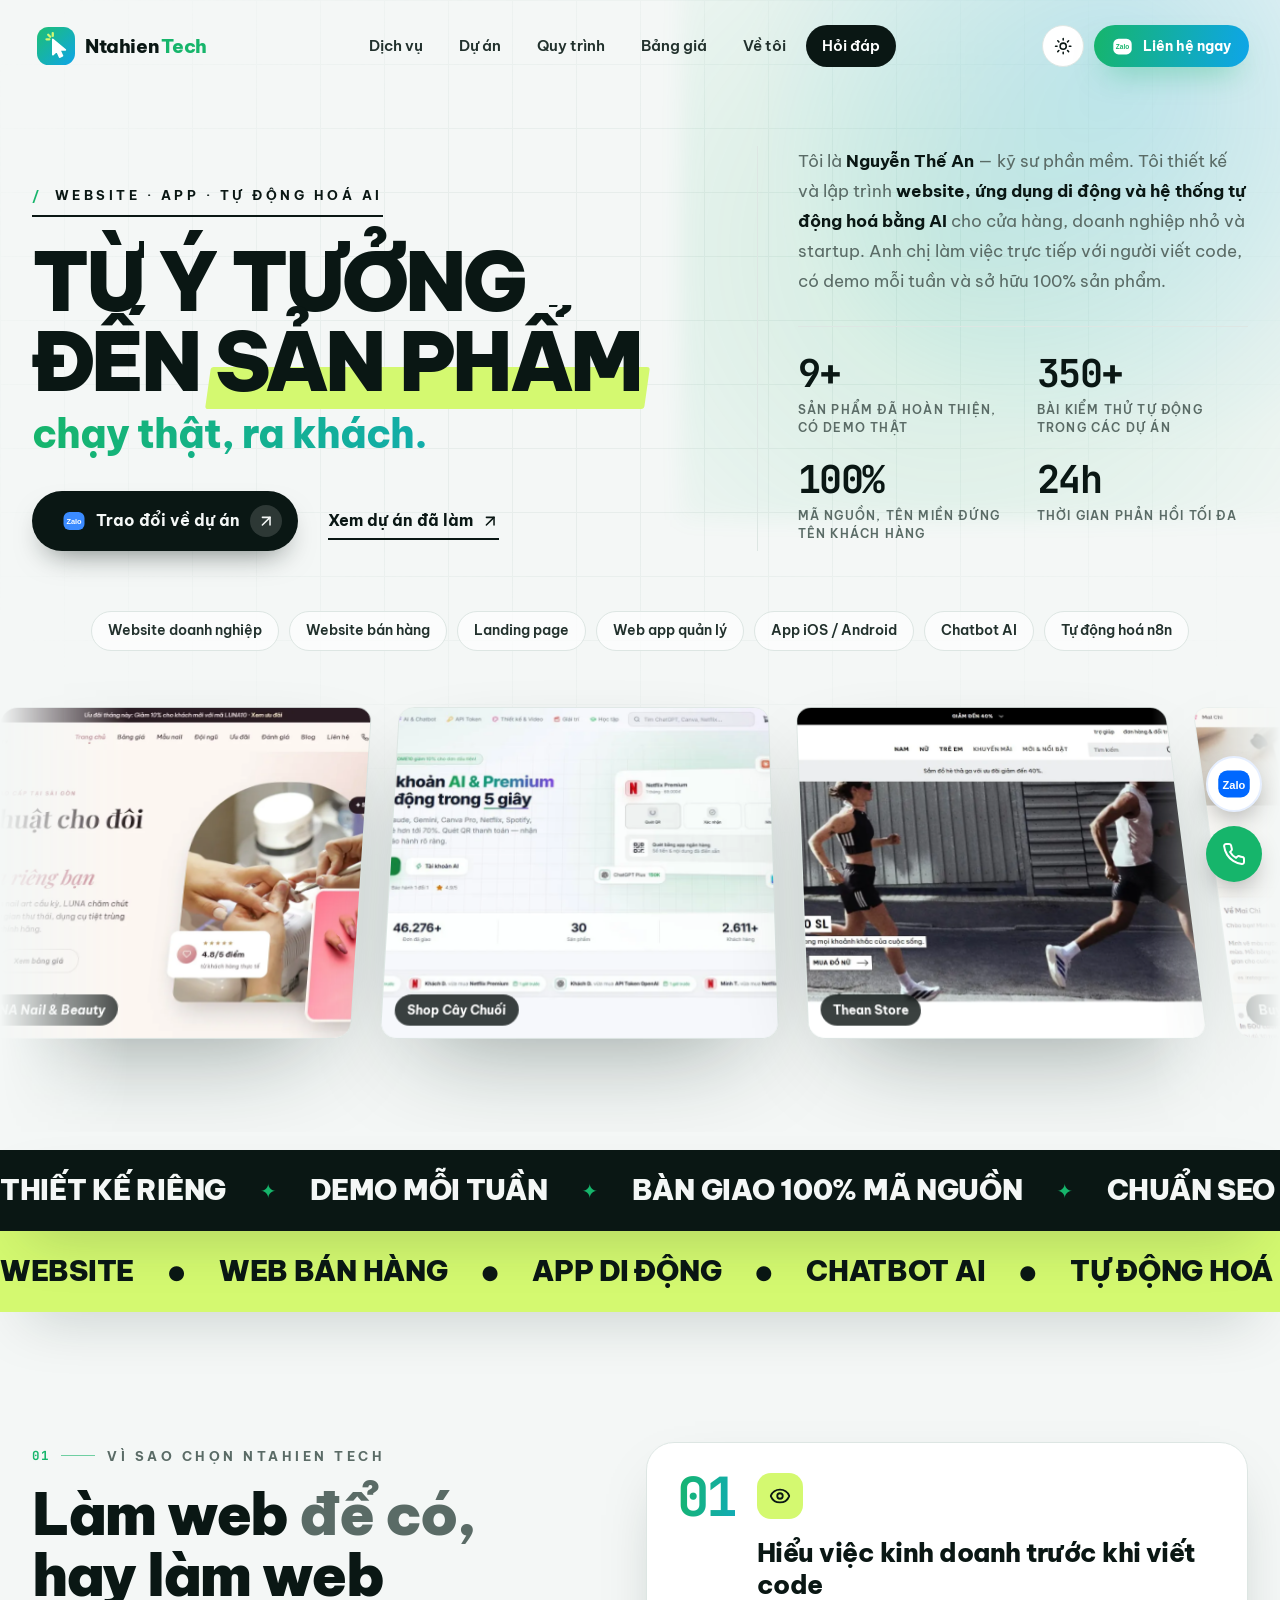
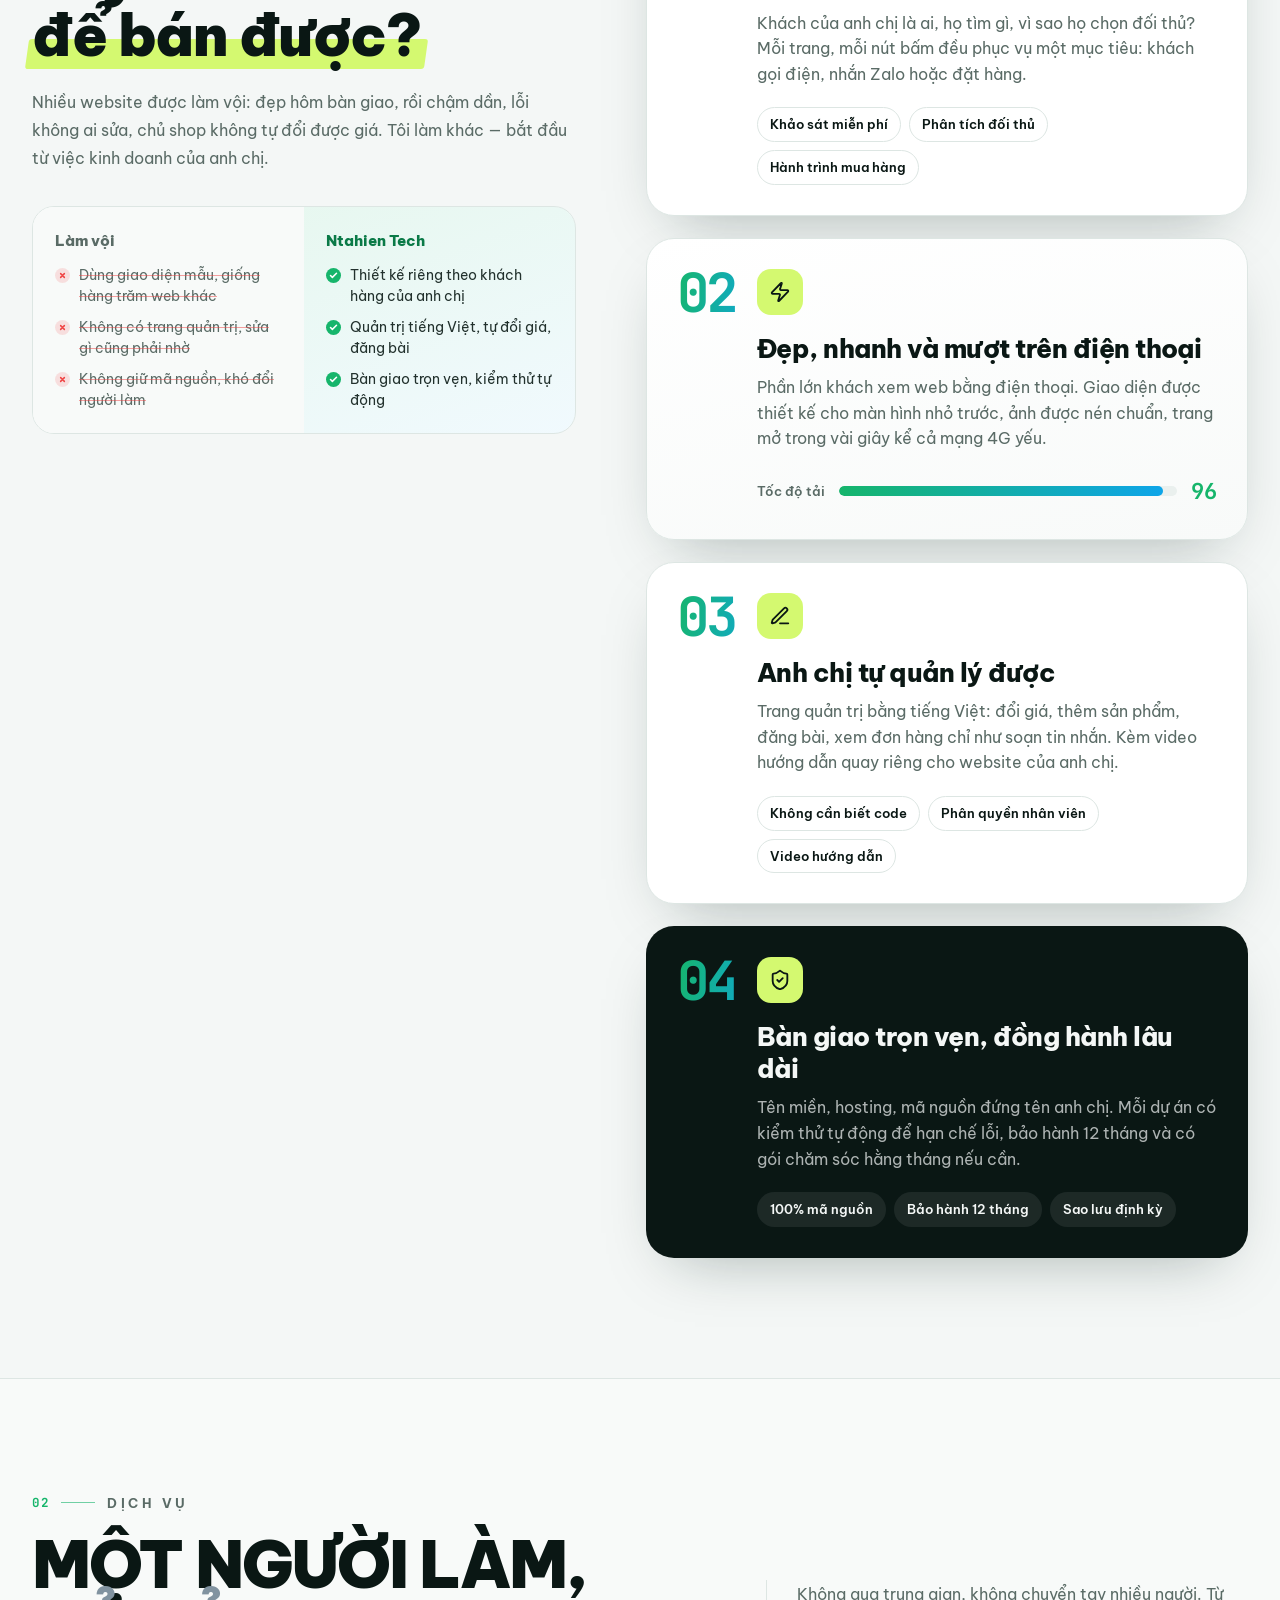
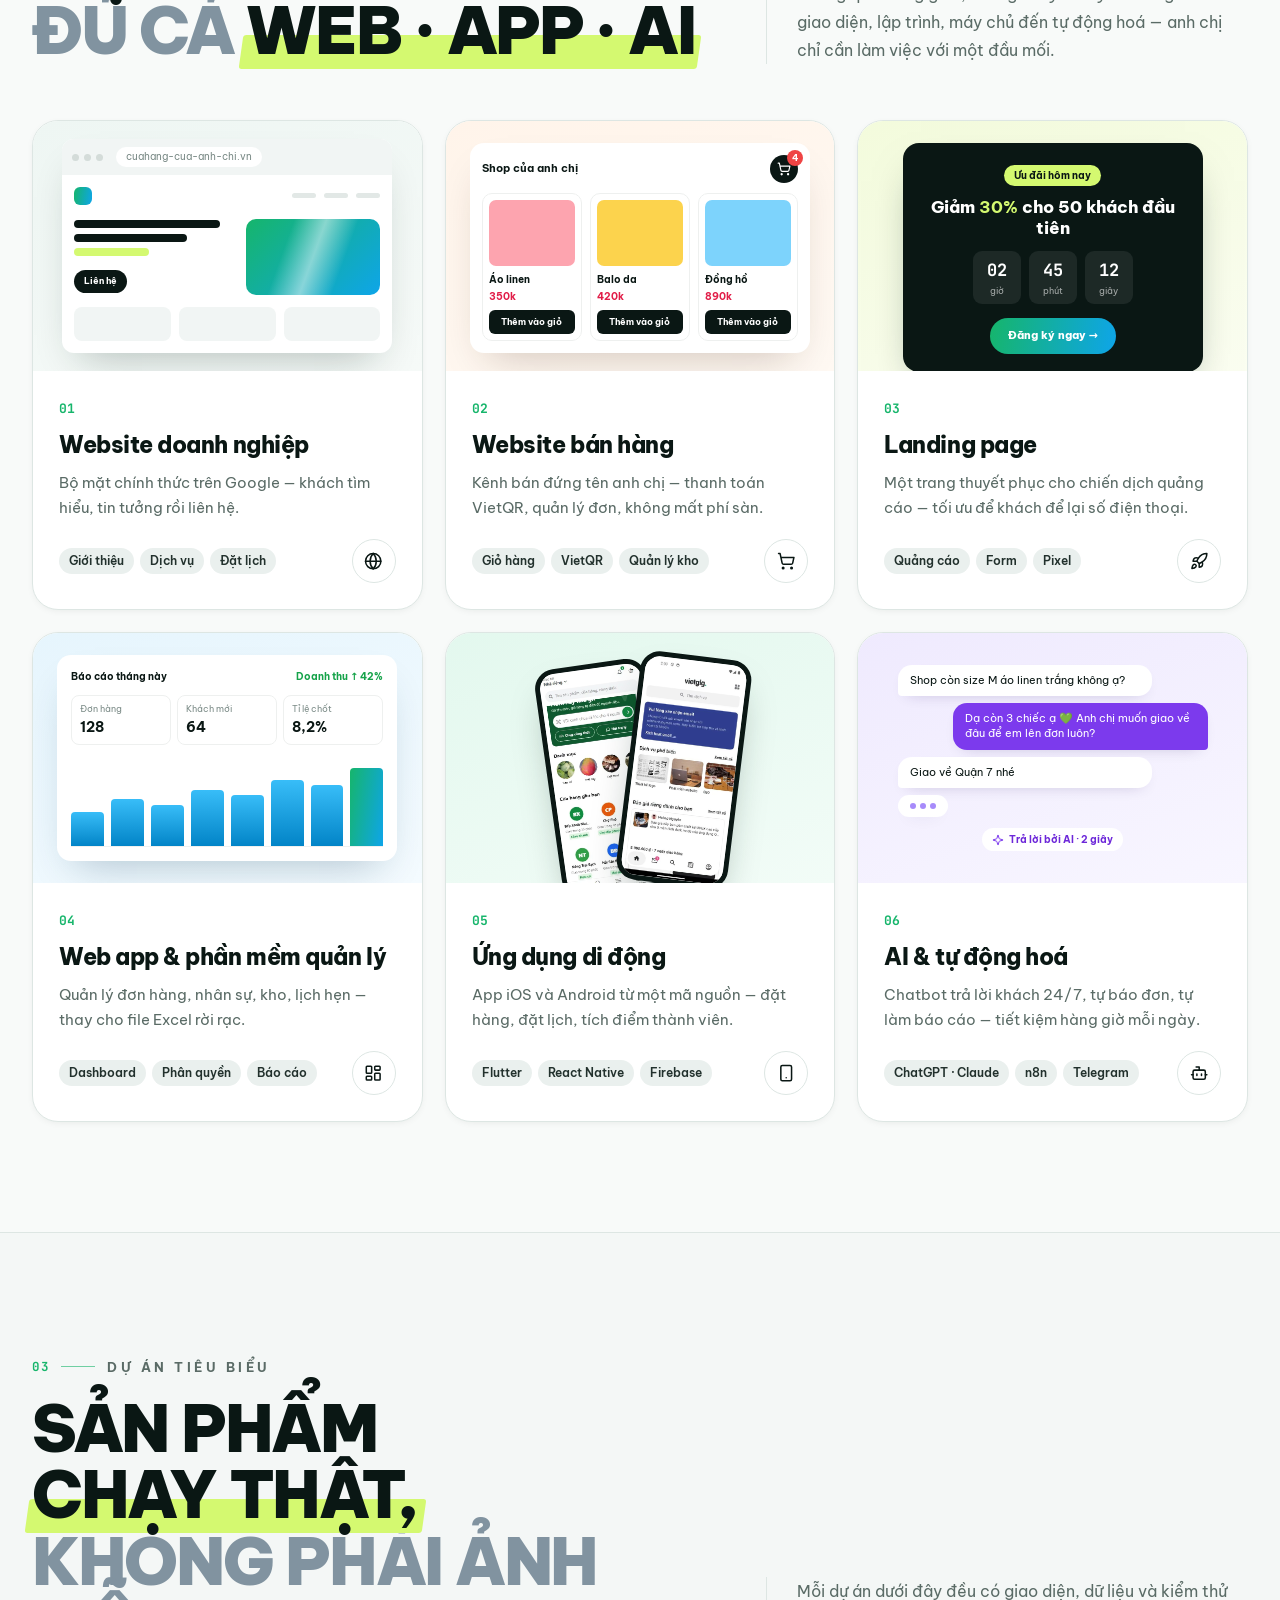
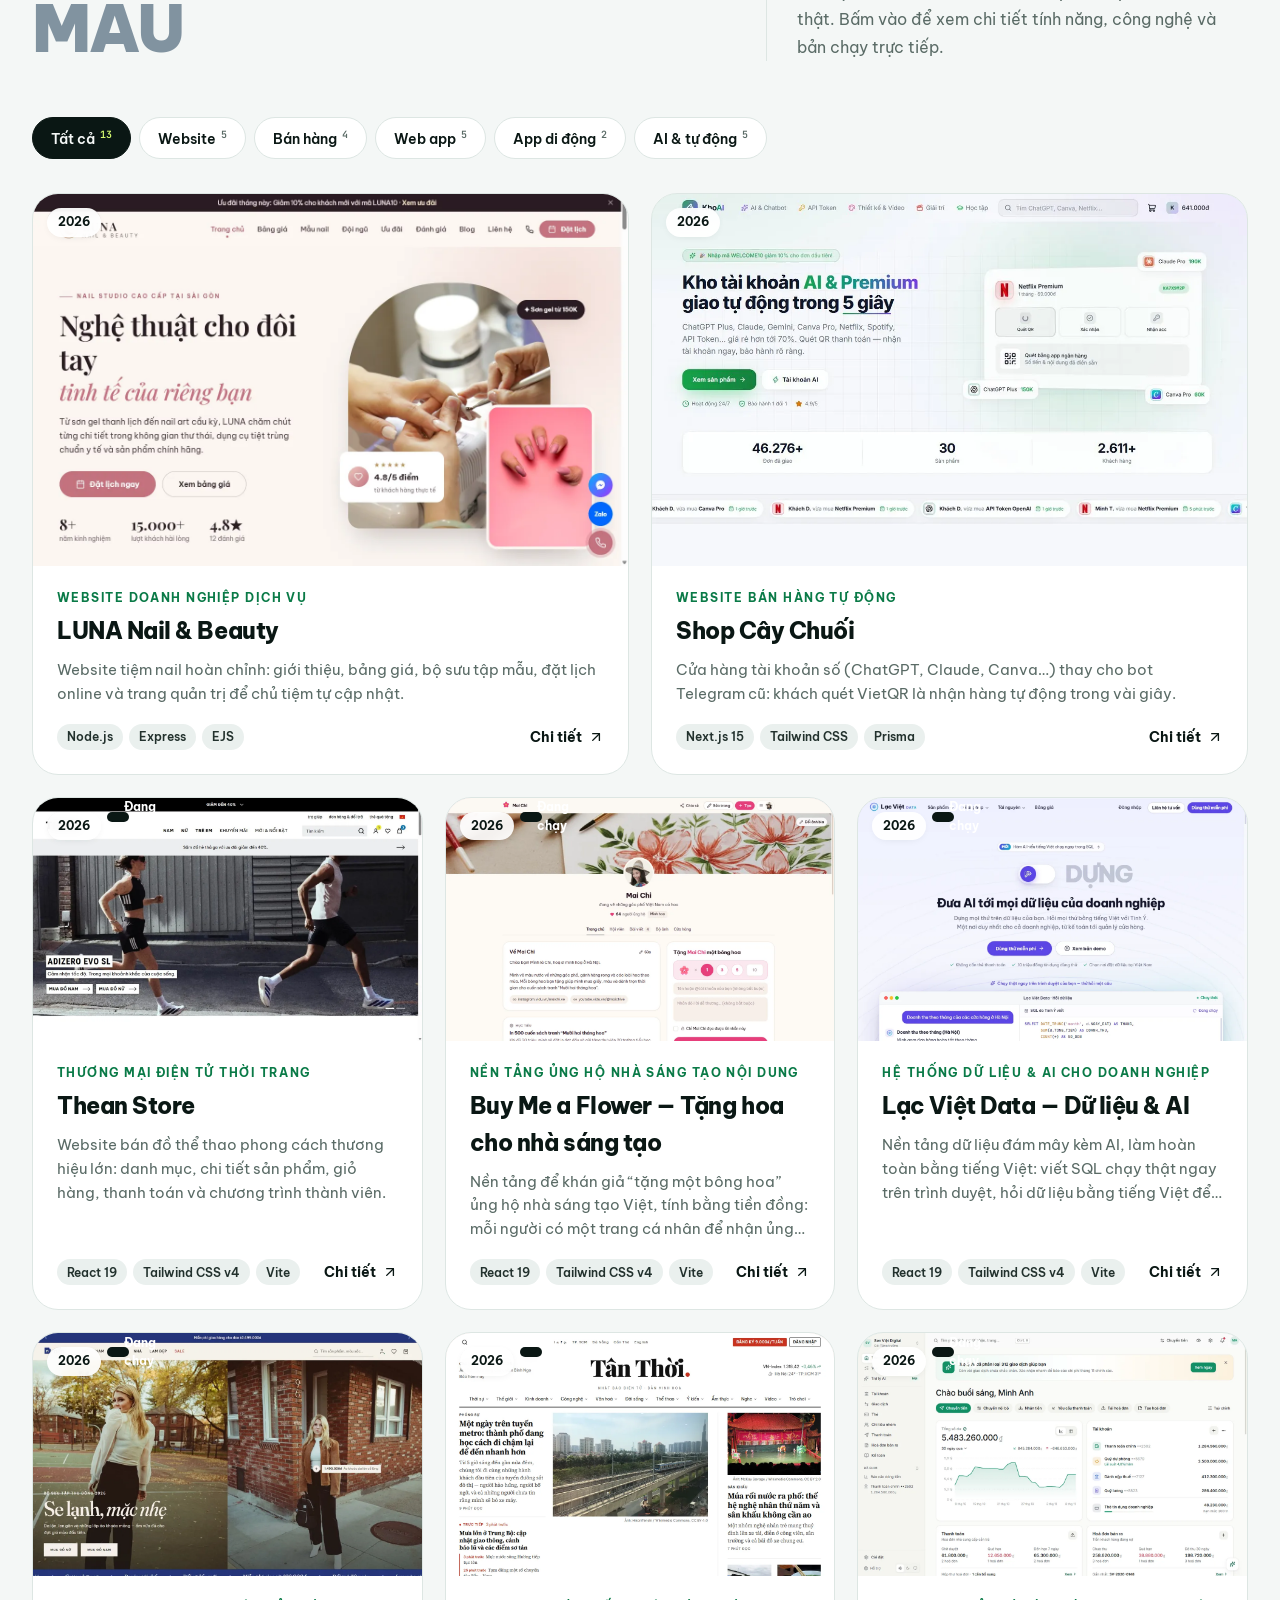
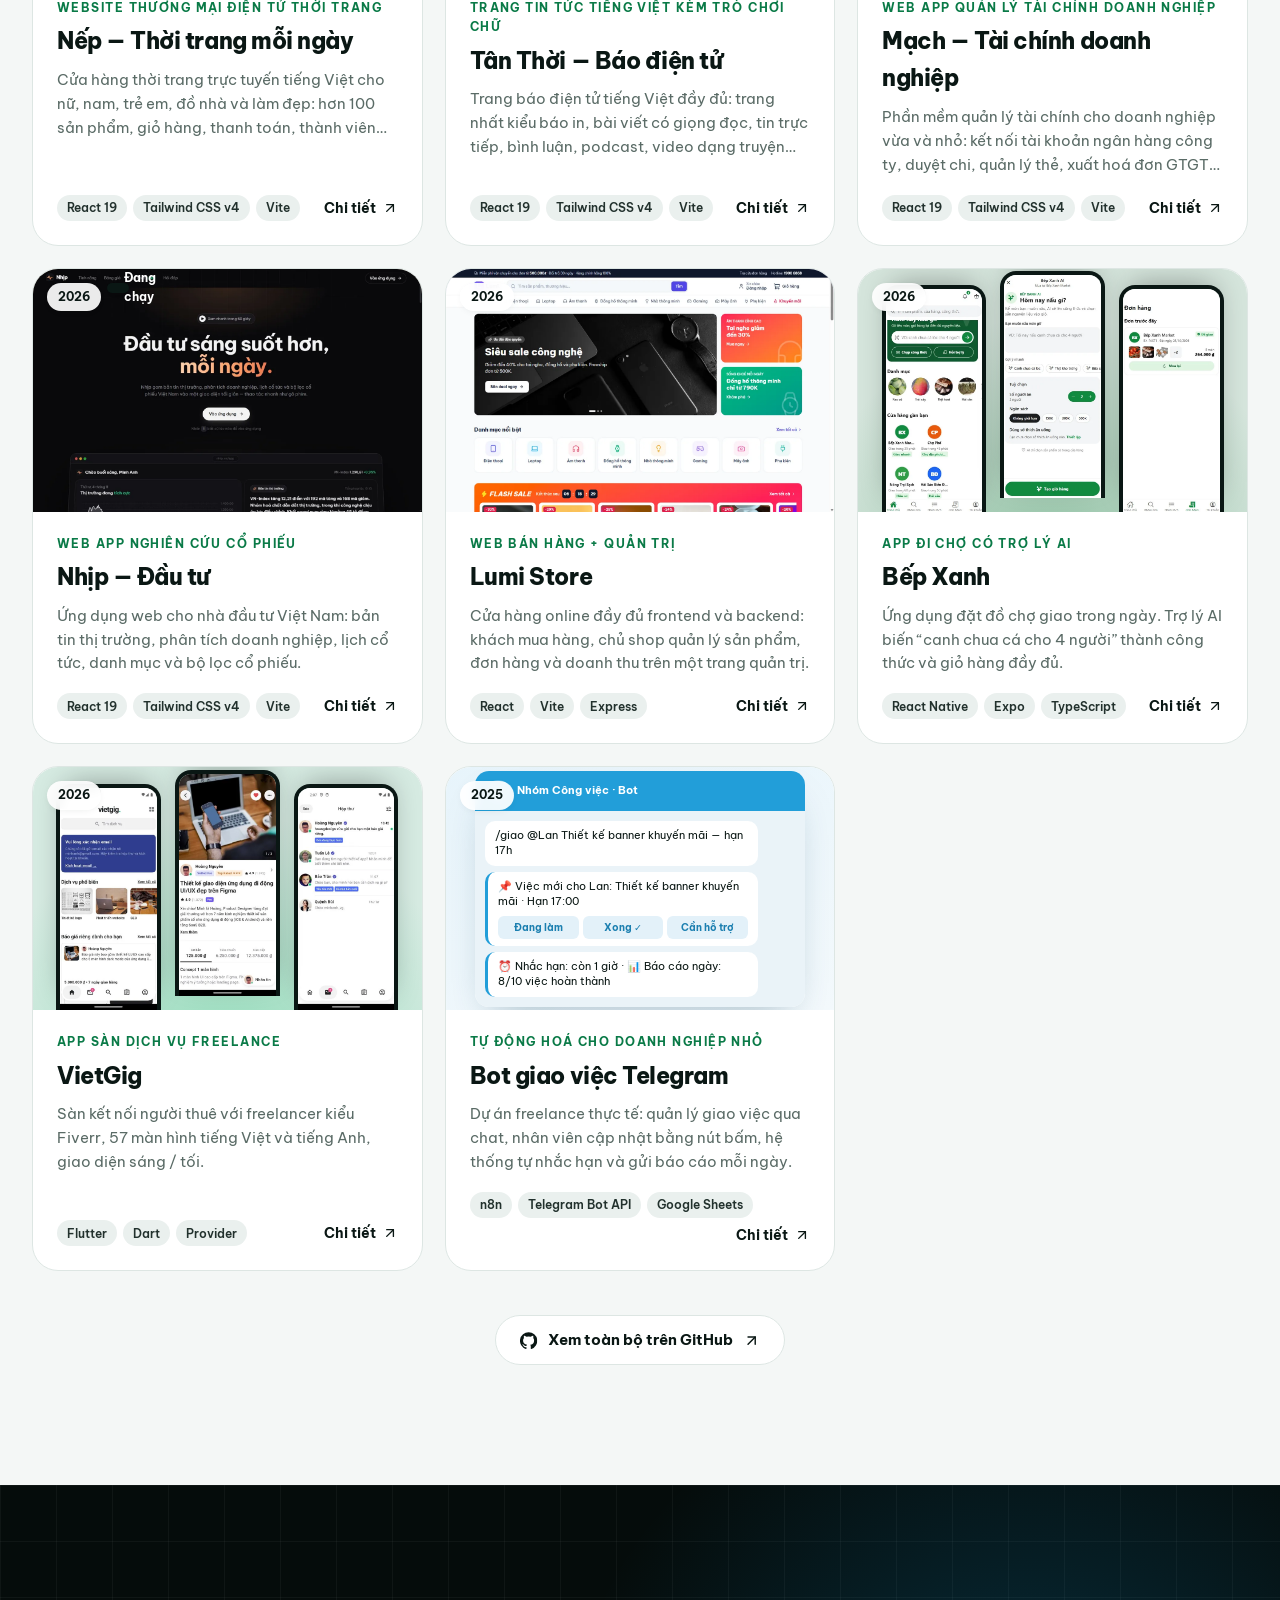
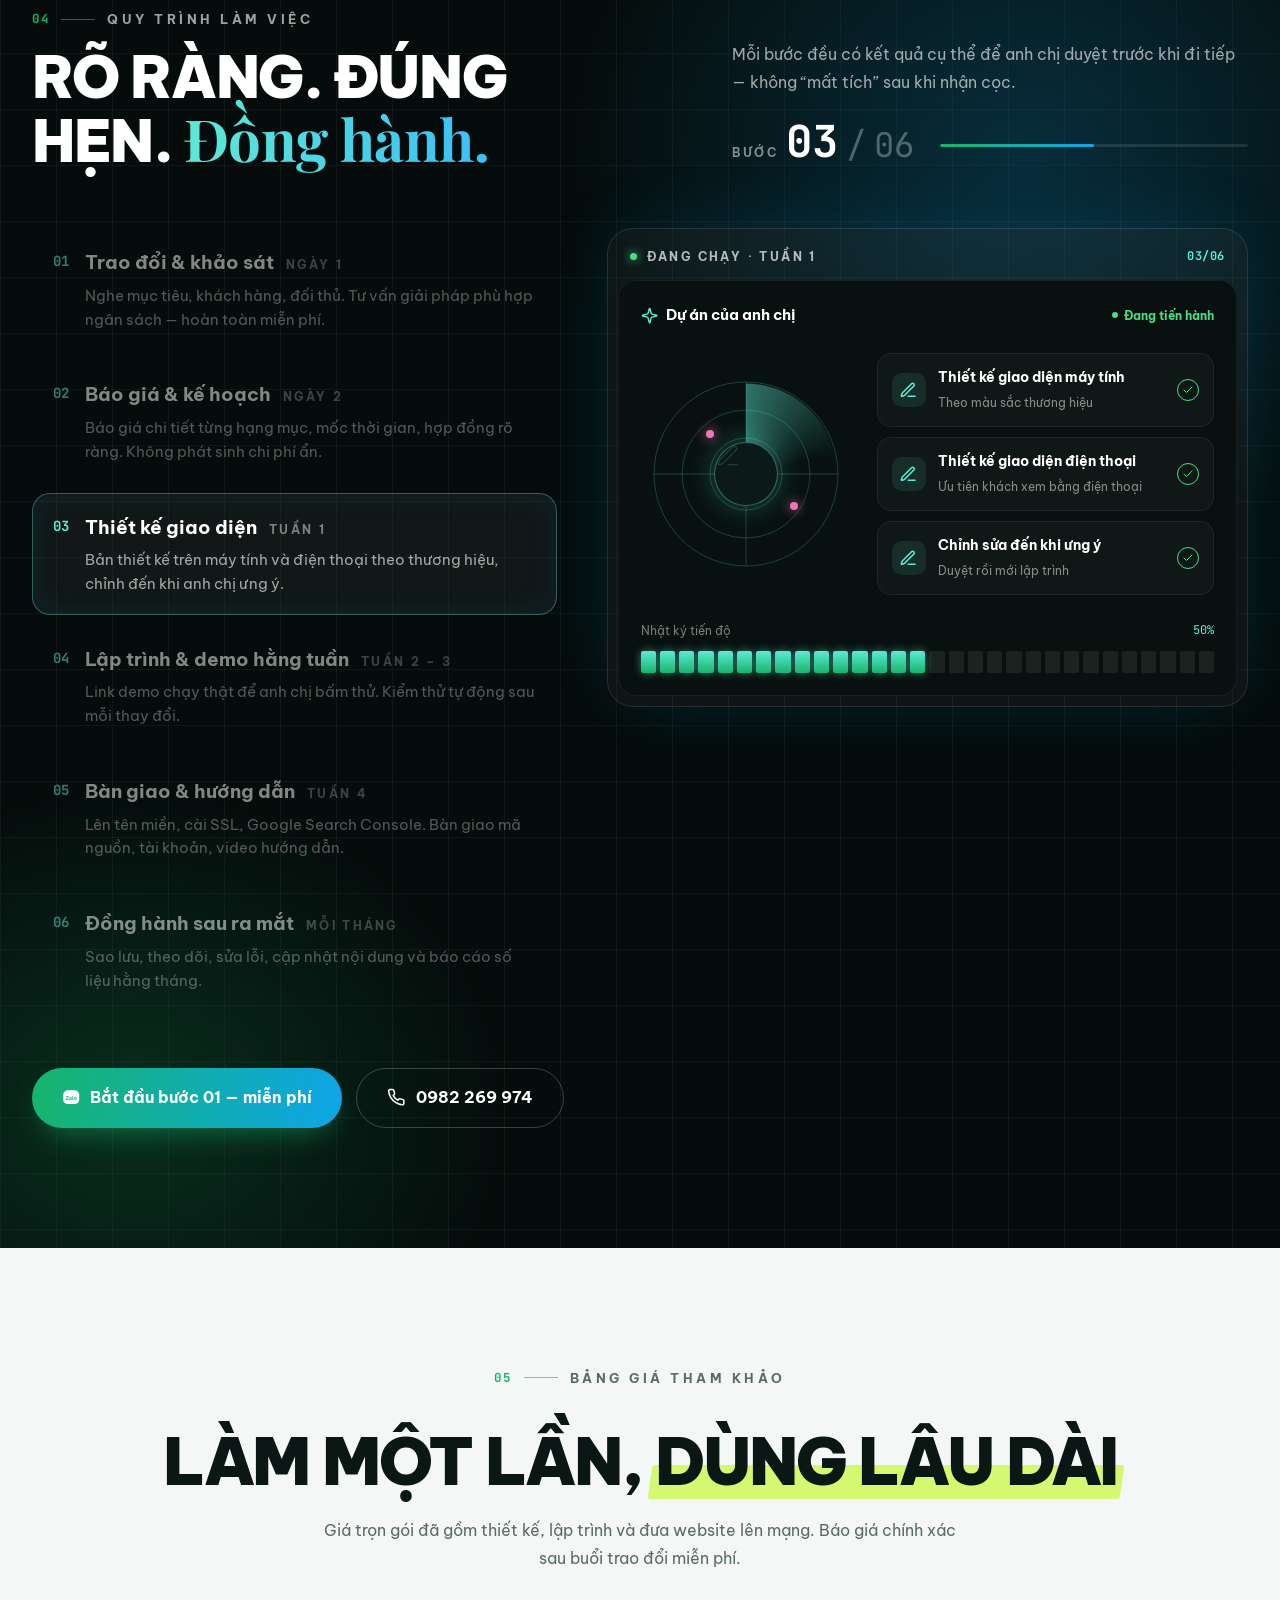
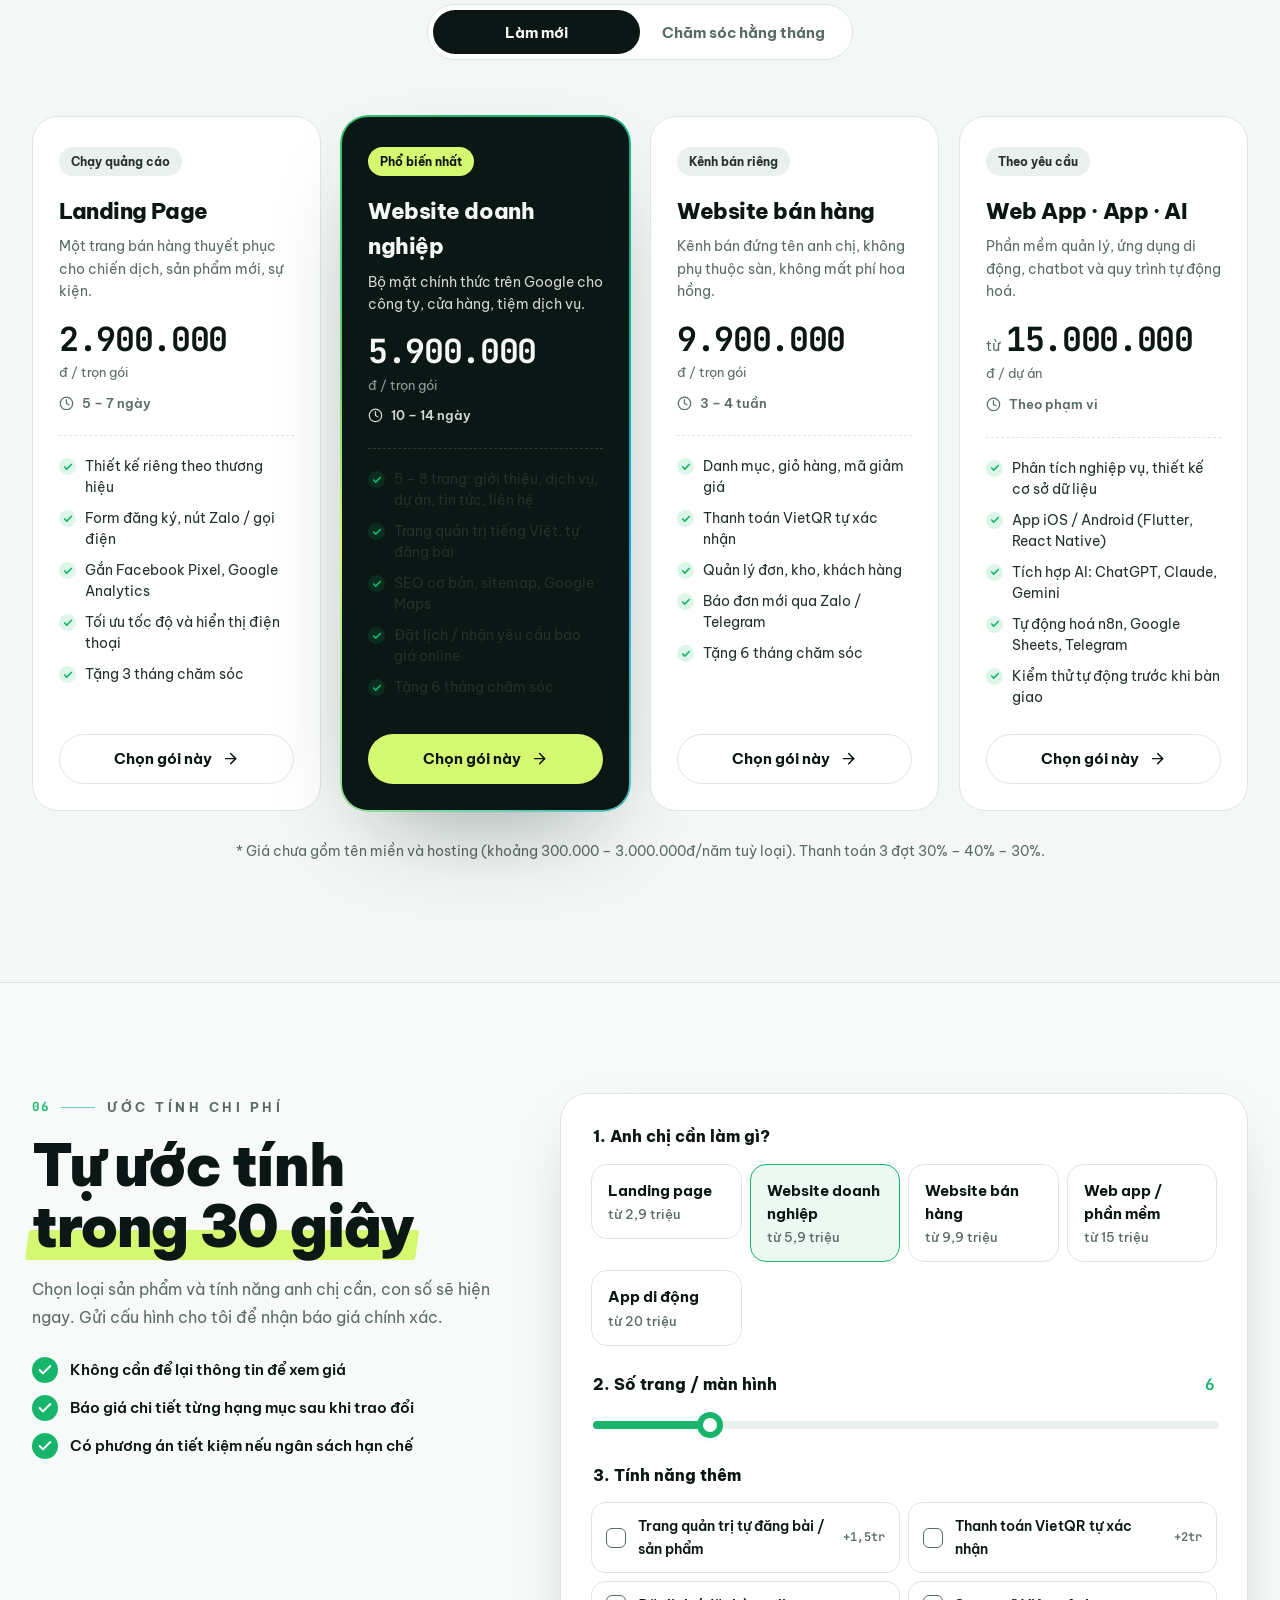
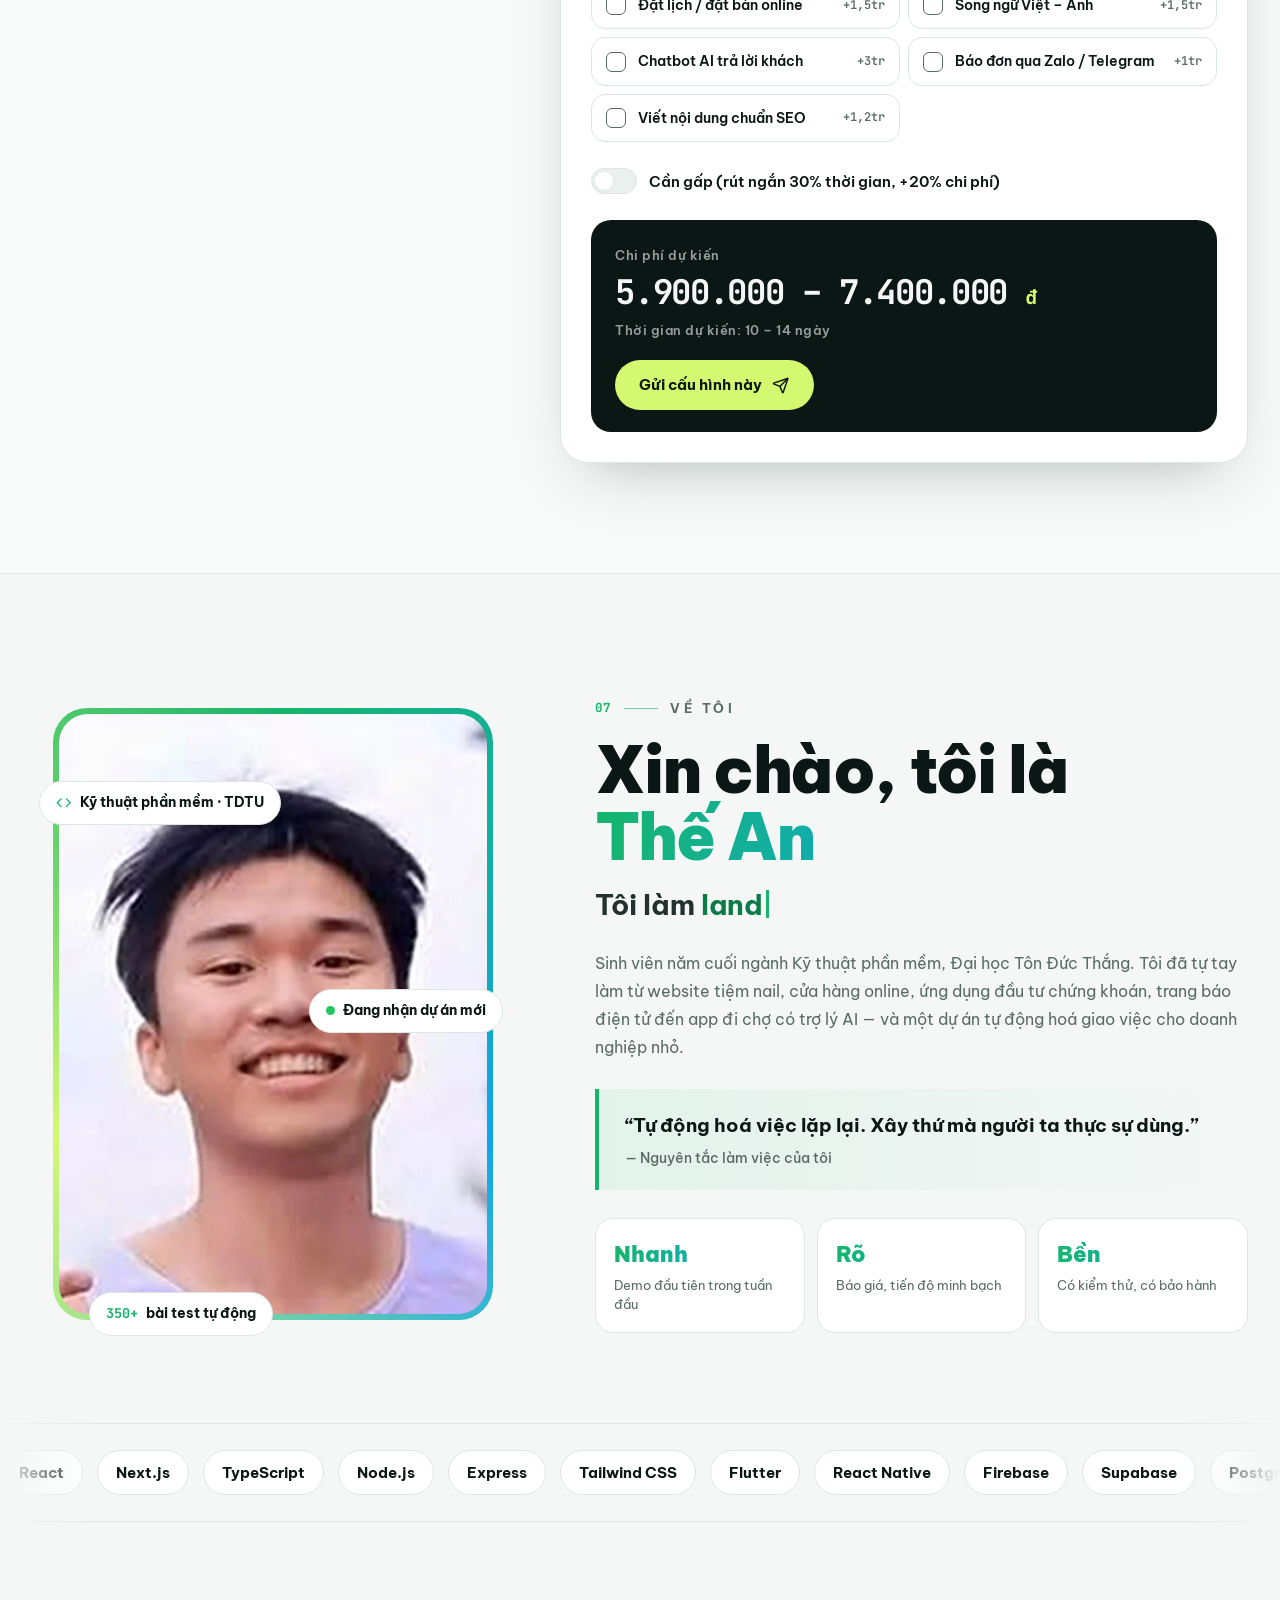
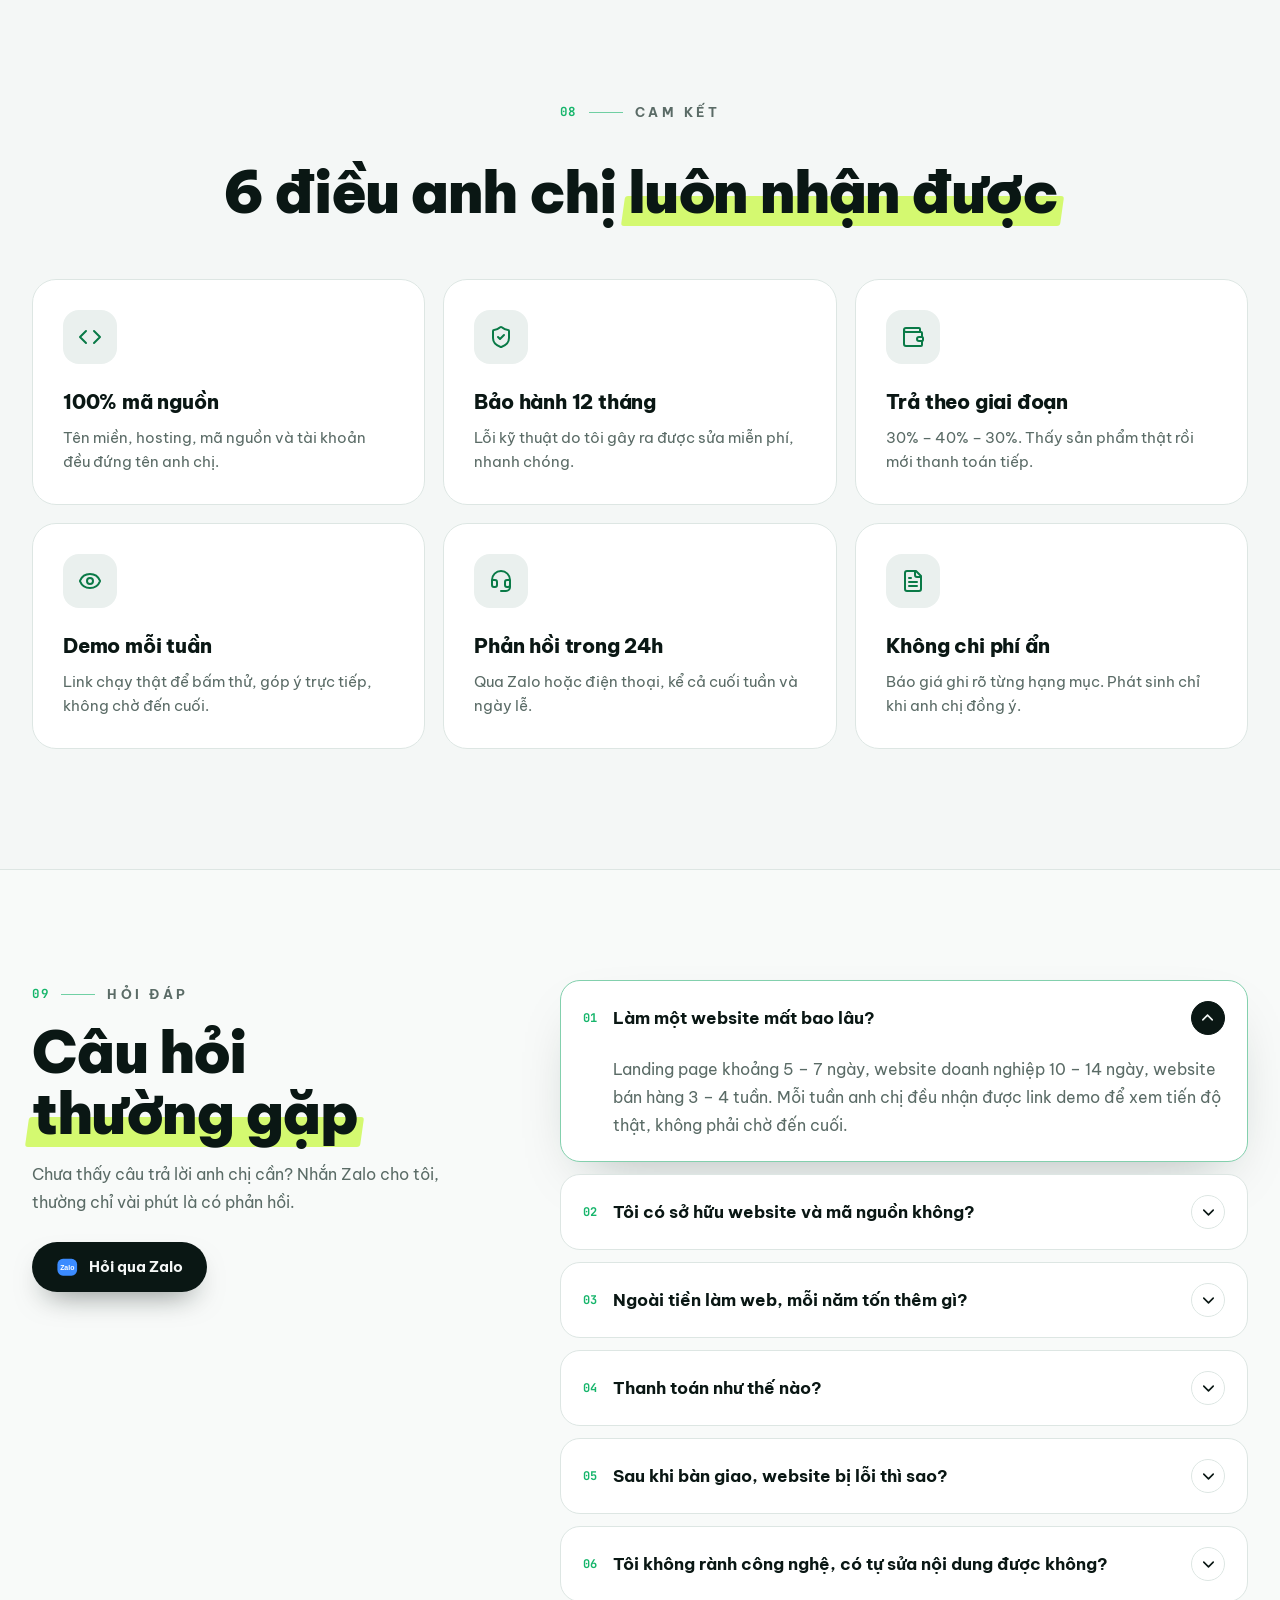
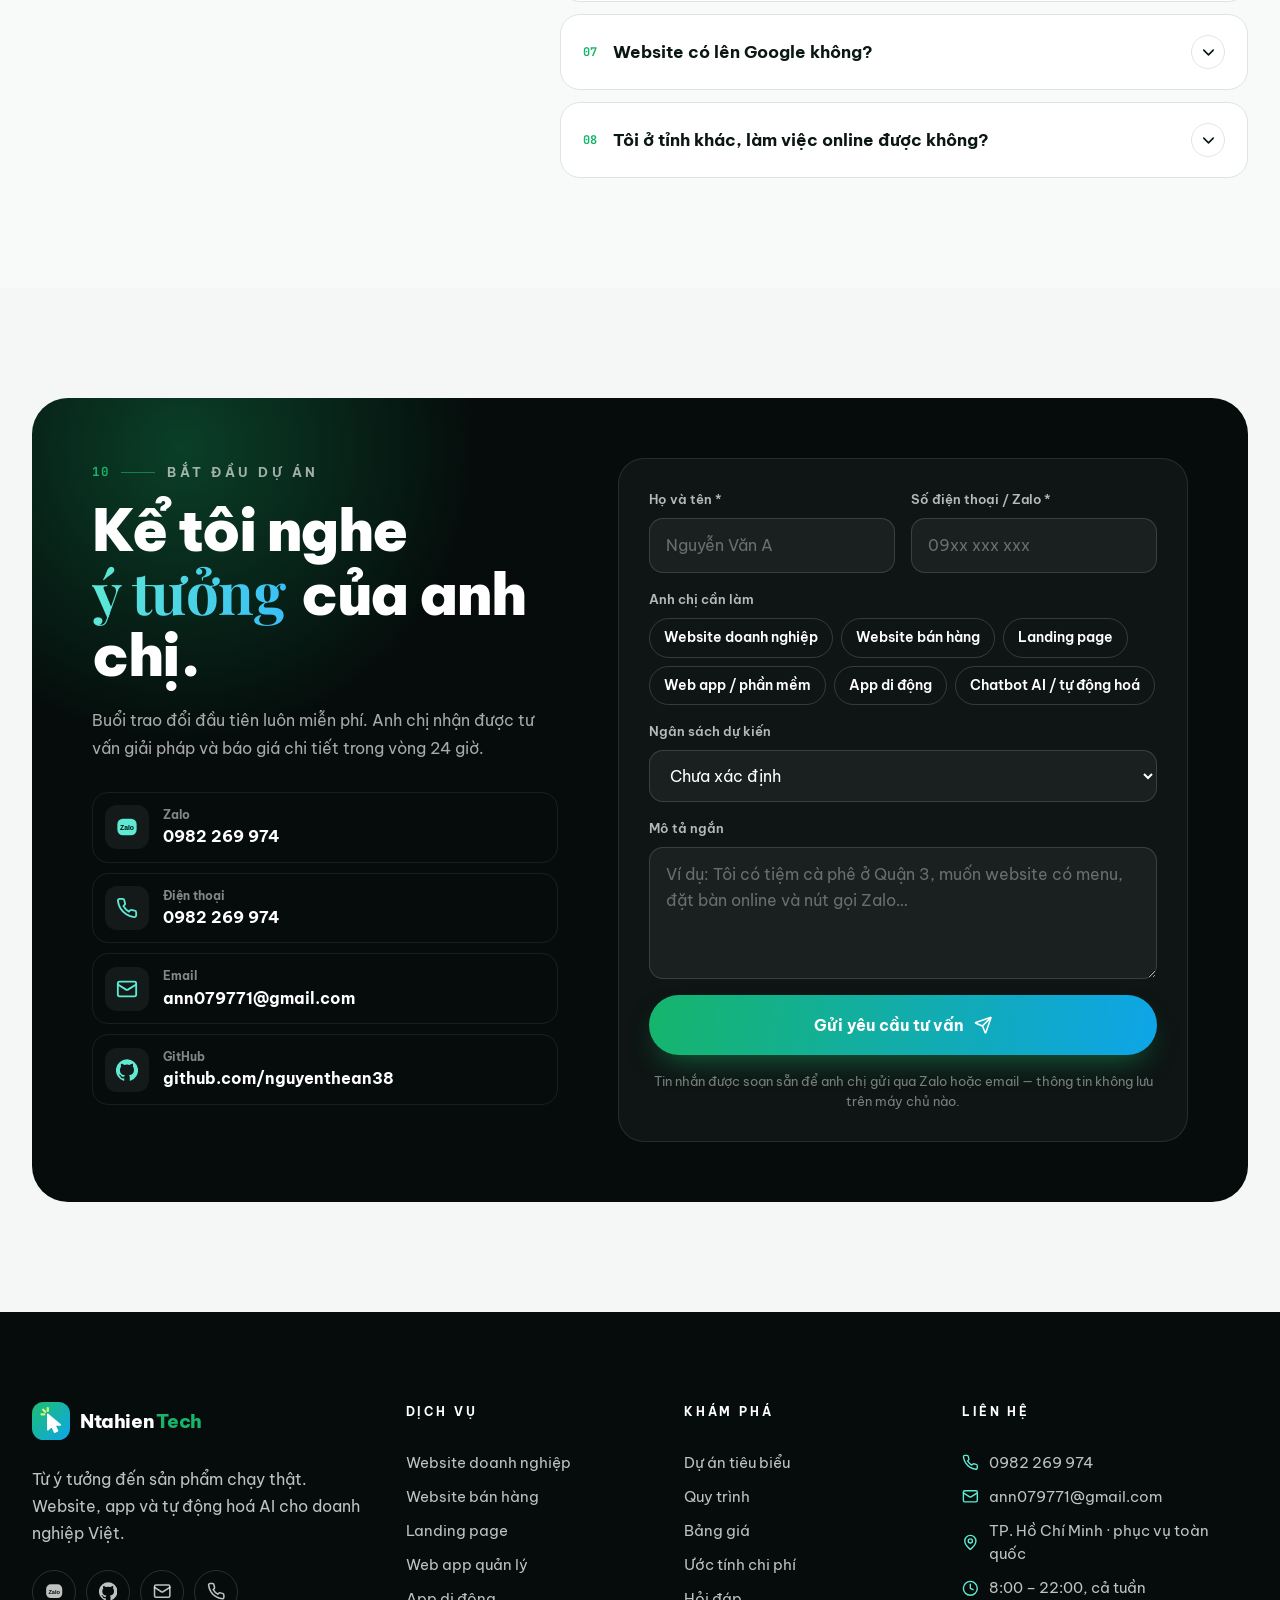
<file: index.html>
<!doctype html>
<html lang="vi">
<head>
  <meta charset="utf-8" />
  <meta name="viewport" content="width=device-width, initial-scale=1" />
  <title>Ntahien Tech — Thiết kế website, app & tự động hoá AI</title>
  <meta name="description" content="Ntahien Tech — Nguyễn Thế An thiết kế website doanh nghiệp, website bán hàng, landing page, ứng dụng di động và tự động hoá AI. Bàn giao 100% mã nguồn, demo mỗi tuần, bảo hành 12 tháng." />
  <meta name="theme-color" content="#0a1714" />
  <meta property="og:type" content="website" />
  <meta property="og:title" content="Ntahien Tech — Từ ý tưởng đến sản phẩm chạy thật" />
  <meta property="og:description" content="Website, app và tự động hoá AI cho cửa hàng, doanh nghiệp nhỏ và startup. Bàn giao 100% mã nguồn." />
  <meta property="og:url" content="https://ntahientech.com/" />
  <meta property="og:image" content="https://ntahientech.com/assets/img/og.jpg" />
  <meta property="og:image:width" content="1200" />
  <meta property="og:image:height" content="630" />
  <meta name="twitter:card" content="summary_large_image" />
  <link rel="canonical" href="https://ntahientech.com/" />
  <meta property="og:locale" content="vi_VN" />
  <link rel="icon" href="favicon.svg" type="image/svg+xml" />
  <link rel="preconnect" href="https://fonts.googleapis.com" />
  <link rel="preconnect" href="https://fonts.gstatic.com" crossorigin />
  <link href="https://fonts.googleapis.com/css2?family=Be+Vietnam+Pro:wght@300;400;500;600;700;800;900&family=JetBrains+Mono:wght@500;700&family=Playfair+Display:ital,wght@1,600;1,700&display=swap" rel="stylesheet" />
  <link rel="stylesheet" href="assets/css/style.css?v=9" />
  <script>
    /* Áp dụng giao diện sáng/tối trước khi vẽ trang để không bị nháy */
    (function () { try { var t = localStorage.getItem('theme'); if (t) document.documentElement.setAttribute('data-theme', t); } catch (e) {} })();
  </script>
  <script type="application/ld+json">
  {
    "@context": "https://schema.org",
    "@type": "ProfessionalService",
    "name": "Ntahien Tech",
    "url": "https://ntahientech.com/",
    "image": "https://ntahientech.com/assets/img/og.jpg",
    "description": "Thiết kế website, ứng dụng di động và tự động hoá AI",
    "founder": { "@type": "Person", "name": "Nguyễn Thế An", "sameAs": "https://github.com/nguyenthean38" },
    "telephone": "+84982269974",
    "email": "ann079771@gmail.com",
    "areaServed": "VN",
    "address": { "@type": "PostalAddress", "addressLocality": "Hồ Chí Minh", "addressCountry": "VN" }
  }
  </script>
</head>
<body>
  <!-- Bộ biểu tượng dùng chung -->
  <svg width="0" height="0" style="position:absolute" aria-hidden="true">
    <defs>
      <symbol id="i-arrow-ur" viewBox="0 0 24 24"><path d="M7 17 17 7"/><path d="M7 7h10v10"/></symbol>
      <symbol id="i-arrow-r" viewBox="0 0 24 24"><path d="M5 12h14"/><path d="m12 5 7 7-7 7"/></symbol>
      <symbol id="i-arrow-up" viewBox="0 0 24 24"><path d="m5 12 7-7 7 7"/><path d="M12 19V5"/></symbol>
      <symbol id="i-phone" viewBox="0 0 24 24"><path d="M22 16.92v3a2 2 0 0 1-2.18 2 19.79 19.79 0 0 1-8.63-3.07 19.5 19.5 0 0 1-6-6 19.79 19.79 0 0 1-3.07-8.67A2 2 0 0 1 4.11 2h3a2 2 0 0 1 2 1.72c.13.96.36 1.9.7 2.81a2 2 0 0 1-.45 2.11L8.09 9.91a16 16 0 0 0 6 6l1.27-1.27a2 2 0 0 1 2.11-.45c.91.34 1.85.57 2.81.7A2 2 0 0 1 22 16.92z"/></symbol>
      <symbol id="i-mail" viewBox="0 0 24 24"><rect width="20" height="16" x="2" y="4" rx="2"/><path d="m22 7-8.97 5.7a1.94 1.94 0 0 1-2.06 0L2 7"/></symbol>
      <symbol id="i-check" viewBox="0 0 24 24"><path d="M20 6 9 17l-5-5"/></symbol>
      <symbol id="i-x" viewBox="0 0 24 24"><path d="M18 6 6 18"/><path d="m6 6 12 12"/></symbol>
      <symbol id="i-sun" viewBox="0 0 24 24"><circle cx="12" cy="12" r="4"/><path d="M12 2v2M12 20v2M4.93 4.93l1.41 1.41M17.66 17.66l1.41 1.41M2 12h2M20 12h2M6.34 17.66l-1.41 1.41M19.07 4.93l-1.41 1.41"/></symbol>
      <symbol id="i-moon" viewBox="0 0 24 24"><path d="M12 3a6 6 0 0 0 9 9 9 9 0 1 1-9-9Z"/></symbol>
      <symbol id="i-globe" viewBox="0 0 24 24"><circle cx="12" cy="12" r="10"/><path d="M12 2a14.5 14.5 0 0 0 0 20 14.5 14.5 0 0 0 0-20"/><path d="M2 12h20"/></symbol>
      <symbol id="i-cart" viewBox="0 0 24 24"><circle cx="8" cy="21" r="1"/><circle cx="19" cy="21" r="1"/><path d="M2.05 2.05h2l2.66 12.42a2 2 0 0 0 2 1.58h9.78a2 2 0 0 0 1.95-1.57l1.65-7.43H5.12"/></symbol>
      <symbol id="i-rocket" viewBox="0 0 24 24"><path d="M4.5 16.5c-1.5 1.26-2 5-2 5s3.74-.5 5-2c.71-.84.7-2.13-.09-2.91a2.18 2.18 0 0 0-2.91-.09z"/><path d="m12 15-3-3a22 22 0 0 1 2-3.95A12.88 12.88 0 0 1 22 2c0 2.72-.78 7.5-6 11a22.35 22.35 0 0 1-4 2z"/><path d="M9 12H4s.55-3.03 2-4c1.62-1.08 5 0 5 0"/><path d="M12 15v5s3.03-.55 4-2c1.08-1.62 0-5 0-5"/></symbol>
      <symbol id="i-dashboard" viewBox="0 0 24 24"><rect width="7" height="9" x="3" y="3" rx="1"/><rect width="7" height="5" x="14" y="3" rx="1"/><rect width="7" height="9" x="14" y="12" rx="1"/><rect width="7" height="5" x="3" y="16" rx="1"/></symbol>
      <symbol id="i-phone-dev" viewBox="0 0 24 24"><rect width="14" height="20" x="5" y="2" rx="2"/><path d="M12 18h.01"/></symbol>
      <symbol id="i-bot" viewBox="0 0 24 24"><path d="M12 8V4H8"/><rect width="16" height="12" x="4" y="8" rx="2"/><path d="M2 14h2M20 14h2M15 13v2M9 13v2"/></symbol>
      <symbol id="i-shield" viewBox="0 0 24 24"><path d="M20 13c0 5-3.5 7.5-7.66 8.95a1 1 0 0 1-.67-.01C7.5 20.5 4 18 4 13V6a1 1 0 0 1 1-1c2 0 4.5-1.2 6.24-2.72a1.17 1.17 0 0 1 1.52 0C14.51 3.81 17 5 19 5a1 1 0 0 1 1 1z"/><path d="m9 12 2 2 4-4"/></symbol>
      <symbol id="i-code" viewBox="0 0 24 24"><path d="m16 18 6-6-6-6"/><path d="m8 6-6 6 6 6"/></symbol>
      <symbol id="i-clock" viewBox="0 0 24 24"><circle cx="12" cy="12" r="10"/><path d="M12 6v6l4 2"/></symbol>
      <symbol id="i-wallet" viewBox="0 0 24 24"><path d="M19 7V4a1 1 0 0 0-1-1H5a2 2 0 0 0 0 4h15a1 1 0 0 1 1 1v4h-3a2 2 0 0 0 0 4h3a1 1 0 0 0 1-1v-2a1 1 0 0 0-1-1"/><path d="M3 5v14a2 2 0 0 0 2 2h15a1 1 0 0 0 1-1v-4"/></symbol>
      <symbol id="i-eye" viewBox="0 0 24 24"><path d="M2.06 12.35a1 1 0 0 1 0-.7 10.75 10.75 0 0 1 19.88 0 1 1 0 0 1 0 .7 10.75 10.75 0 0 1-19.88 0"/><circle cx="12" cy="12" r="3"/></symbol>
      <symbol id="i-headset" viewBox="0 0 24 24"><path d="M3 11h3a2 2 0 0 1 2 2v3a2 2 0 0 1-2 2H5a2 2 0 0 1-2-2v-5Zm0 0a9 9 0 1 1 18 0m0 0v5a2 2 0 0 1-2 2h-1a2 2 0 0 1-2-2v-3a2 2 0 0 1 2-2h3Z"/><path d="M21 16v2a4 4 0 0 1-4 4h-5"/></symbol>
      <symbol id="i-sparkles" viewBox="0 0 24 24"><path d="M9.94 15.5A2 2 0 0 0 8.5 14.06l-6.13-1.58a.5.5 0 0 1 0-.96L8.5 9.94A2 2 0 0 0 9.94 8.5l1.58-6.13a.5.5 0 0 1 .96 0L14.06 8.5A2 2 0 0 0 15.5 9.94l6.13 1.58a.5.5 0 0 1 0 .96L15.5 14.06a2 2 0 0 0-1.44 1.44l-1.58 6.13a.5.5 0 0 1-.96 0z"/></symbol>
      <symbol id="i-pin" viewBox="0 0 24 24"><path d="M20 10c0 4.99-5.54 10.19-7.4 11.8a1 1 0 0 1-1.2 0C9.54 20.19 4 14.99 4 10a8 8 0 0 1 16 0"/><circle cx="12" cy="10" r="3"/></symbol>
      <symbol id="i-copy" viewBox="0 0 24 24"><rect width="14" height="14" x="8" y="8" rx="2"/><path d="M4 16c-1.1 0-2-.9-2-2V4c0-1.1.9-2 2-2h10c1.1 0 2 .9 2 2"/></symbol>
      <symbol id="i-chev" viewBox="0 0 24 24"><path d="m6 9 6 6 6-6"/></symbol>
      <symbol id="i-chev-l" viewBox="0 0 24 24"><path d="m15 18-6-6 6-6"/></symbol>
      <symbol id="i-chev-r" viewBox="0 0 24 24"><path d="m9 18 6-6-6-6"/></symbol>
      <symbol id="i-layers" viewBox="0 0 24 24"><path d="M12.83 2.18a2 2 0 0 0-1.66 0L2.6 6.08a1 1 0 0 0 0 1.83l8.58 3.91a2 2 0 0 0 1.66 0l8.58-3.9a1 1 0 0 0 0-1.83Z"/><path d="m22 17.65-9.17 4.16a2 2 0 0 1-1.66 0L2 17.65"/><path d="m22 12.65-9.17 4.16a2 2 0 0 1-1.66 0L2 12.65"/></symbol>
      <symbol id="i-zap" viewBox="0 0 24 24"><path d="M4 14a1 1 0 0 1-.78-1.63l9.9-10.2a.5.5 0 0 1 .86.46l-1.92 6.02A1 1 0 0 0 13 10h7a1 1 0 0 1 .78 1.63l-9.9 10.2a.5.5 0 0 1-.86-.46l1.92-6.02A1 1 0 0 0 11 14z"/></symbol>
      <symbol id="i-refresh" viewBox="0 0 24 24"><path d="M3 12a9 9 0 0 1 9-9 9.75 9.75 0 0 1 6.74 2.74L21 8"/><path d="M21 3v5h-5"/><path d="M21 12a9 9 0 0 1-9 9 9.75 9.75 0 0 1-6.74-2.74L3 16"/><path d="M8 16H3v5"/></symbol>
      <symbol id="i-trend" viewBox="0 0 24 24"><path d="M22 7 13.5 15.5 8.5 10.5 2 17"/><path d="M16 7h6v6"/></symbol>
      <symbol id="i-send" viewBox="0 0 24 24"><path d="M14.54 21.69a.5.5 0 0 0 .94-.03l6.5-19a.5.5 0 0 0-.64-.63l-19 6.5a.5.5 0 0 0-.02.93l7.93 3.18a2 2 0 0 1 1.11 1.11z"/><path d="m21.85 2.15-10.94 10.94"/></symbol>
      <symbol id="i-msg" viewBox="0 0 24 24"><path d="M7.9 20A9 9 0 1 0 4 16.1L2 22Z"/></symbol>
      <symbol id="i-file" viewBox="0 0 24 24"><path d="M15 2H6a2 2 0 0 0-2 2v16a2 2 0 0 0 2 2h12a2 2 0 0 0 2-2V7Z"/><path d="M14 2v4a2 2 0 0 0 2 2h4"/><path d="M10 9H8M16 13H8M16 17H8"/></symbol>
      <symbol id="i-pen" viewBox="0 0 24 24"><path d="M12 20h9"/><path d="M16.38 3.62a1 1 0 0 1 3 3L7.37 18.64a2 2 0 0 1-.85.5l-2.87.84a.5.5 0 0 1-.62-.62l.84-2.87a2 2 0 0 1 .5-.85z"/></symbol>
      <symbol id="i-calc" viewBox="0 0 24 24"><rect width="16" height="20" x="4" y="2" rx="2"/><path d="M8 6h8M16 14v4M16 10h.01M12 10h.01M8 10h.01M12 14h.01M8 14h.01M12 18h.01M8 18h.01"/></symbol>
      <symbol id="i-github" viewBox="0 0 24 24"><path stroke="none" fill="currentColor" d="M12 .3a12 12 0 0 0-3.8 23.4c.6.1.8-.3.8-.6v-2c-3.3.7-4-1.6-4-1.6-.6-1.4-1.4-1.8-1.4-1.8-1-.7.1-.7.1-.7 1.2 0 1.9 1.2 1.9 1.2 1 1.8 2.8 1.3 3.5 1 0-.8.4-1.3.7-1.6-2.7-.3-5.5-1.3-5.5-6 0-1.2.5-2.3 1.3-3.1-.2-.4-.6-1.6 0-3.2 0 0 1-.3 3.4 1.2a11.5 11.5 0 0 1 6 0c2.3-1.5 3.3-1.2 3.3-1.2.6 1.6.2 2.8 0 3.2.9.8 1.3 1.9 1.3 3.2 0 4.6-2.8 5.6-5.5 5.9.5.4.9 1 .9 2.2v3.3c0 .3.1.7.8.6A12 12 0 0 0 12 .3"/></symbol>
      <symbol id="i-zalo" viewBox="0 0 24 24"><rect x="1.5" y="3" width="21" height="18" rx="6" fill="currentColor" stroke="none"/><text x="12" y="15.2" text-anchor="middle" font-family="Arial, sans-serif" font-size="7.4" font-weight="700" stroke="none" style="fill:var(--zt,#fff)">Zalo</text></symbol>
    </defs>
  </svg>

  <a class="skip" href="#main">Bỏ qua đến nội dung</a>


  <svg width="0" height="0" style="position:absolute" aria-hidden="true">
    <defs>
      <linearGradient id="lg-brand" x1="0" y1="0" x2="1" y2="1"><stop offset="0" stop-color="#1dbf73"/><stop offset="1" stop-color="#0ea5e9"/></linearGradient>
      <symbol id="logo-mark" viewBox="0 0 40 40"><rect width="40" height="40" rx="12" fill="url(#lg-brand)"/><g transform="translate(1.6 1.8)"><path d="M15 11.2v16.3l4.3-3.9 2.9 6.4 3.1-1.4-2.9-6.3h5.9z" fill="#fff" stroke="#fff" stroke-width="1.6" stroke-linejoin="round"/><path d="M15 4.6v3M8.4 11.2h3M10.2 6.4l2.1 2.1" fill="none" stroke="#d4f970" stroke-width="2.4" stroke-linecap="round"/></g></symbol>
    </defs>
  </svg>

  <!-- Hiệu ứng con trỏ -->
  <div class="sparkles" id="sparkles" aria-hidden="true"></div>

  <!-- Thanh điều hướng -->
  <header class="nav" id="nav">
    <div class="nav__wrap">
      <a href="#top" class="brand" aria-label="Ntahien Tech — về đầu trang">
        <svg class="brand__mark" viewBox="0 0 40 40"><use href="#logo-mark"/></svg>
        <span class="brand__name">Ntahien<b>Tech</b></span>
      </a>
      <nav class="nav__links" aria-label="Điều hướng chính">
        <a href="#dich-vu">Dịch vụ</a>
        <a href="#du-an">Dự án</a>
        <a href="#quy-trinh">Quy trình</a>
        <a href="#bang-gia">Bảng giá</a>
        <a href="#gioi-thieu">Về tôi</a>
        <a href="#faq">Hỏi đáp</a>
      </nav>
      <div class="nav__actions">
        <button class="icon-btn" id="themeBtn" type="button" aria-label="Đổi giao diện sáng / tối">
          <svg class="ico ico--sun"><use href="#i-sun"/></svg>
          <svg class="ico ico--moon"><use href="#i-moon"/></svg>
        </button>
        <a class="btn btn--brand btn--sm nav__cta" href="#lien-he" data-magnetic>
          <svg class="ico"><use href="#i-zalo"/></svg><span>Liên hệ ngay</span>
        </a>
        <button class="burger" id="burger" type="button" aria-label="Mở menu" aria-expanded="false" aria-controls="menu">
          <span></span><span></span><span></span>
        </button>
      </div>
    </div>
    <div class="nav__progress"><span id="navProgress"></span></div>
  </header>

  <!-- Menu toàn màn hình -->
  <div class="menu" id="menu" aria-hidden="true">
    <div class="menu__bg"></div>
    <div class="menu__inner">
      <nav class="menu__links" aria-label="Menu">
        <a href="#dich-vu"><i>01</i>Dịch vụ</a>
        <a href="#du-an"><i>02</i>Dự án</a>
        <a href="#quy-trinh"><i>03</i>Quy trình</a>
        <a href="#bang-gia"><i>04</i>Bảng giá</a>
        <a href="#uoc-tinh"><i>05</i>Ước tính chi phí</a>
        <a href="#gioi-thieu"><i>06</i>Về tôi</a>
        <a href="#lien-he"><i>07</i>Liên hệ</a>
      </nav>
      <div class="menu__side">
        <p class="eyebrow">Liên hệ trực tiếp</p>
        <a class="menu__big" href="tel:0982269974">0982 269 974</a>
        <a class="menu__mail" href="mailto:ann079771@gmail.com">ann079771@gmail.com</a>
        <p class="menu__note">Phản hồi trong 24 giờ, kể cả cuối tuần.</p>
      </div>
    </div>
  </div>

  <main id="main">
    <!-- ================= HERO ================= -->
    <section class="hero" id="top">
      <div class="hero__grid-bg" aria-hidden="true"></div>
      <div class="hero__glow" aria-hidden="true"></div>
      <div class="container hero__inner">
        <div class="hero__left">
          <p class="eyebrow eyebrow--line" data-reveal><span class="slash">/</span> Website · App · Tự động hoá AI</p>
          <h1 class="hero__title">
            <span class="line"><span data-split>TỪ Ý TƯỞNG</span></span>
            <span class="line"><span data-split>ĐẾN</span> <mark class="hl"><span data-split>SẢN PHẨM</span></mark></span>
            <span class="line line--script"><span class="grad-text" data-split>chạy thật, ra khách.</span></span>
          </h1>
          <div class="hero__ctas" data-reveal style="--d:.5s">
            <a class="btn btn--dark btn--lg" href="https://zalo.me/0982269974" target="_blank" rel="noopener" data-magnetic>
              <svg class="ico ico--zalo"><use href="#i-zalo"/></svg>
              <span>Trao đổi về dự án</span>
              <span class="btn__arrow"><svg class="ico"><use href="#i-arrow-ur"/></svg></span>
            </a>
            <a class="link-under" href="#du-an">Xem dự án đã làm <svg class="ico"><use href="#i-arrow-ur"/></svg></a>
          </div>
        </div>
        <div class="hero__right">
          <p class="hero__lead" data-reveal style="--d:.35s">
            Tôi là <strong>Nguyễn Thế An</strong> — kỹ sư phần mềm. Tôi thiết kế và lập trình <strong>website, ứng dụng di động và hệ thống tự động hoá bằng AI</strong> cho cửa hàng, doanh nghiệp nhỏ và startup. Anh chị làm việc trực tiếp với người viết code, có demo mỗi tuần và sở hữu 100% sản phẩm.
          </p>
          <div class="hero__stats" data-reveal style="--d:.45s">
            <div class="stat"><b><span data-count="9">0</span>+</b><span>sản phẩm đã hoàn thiện, có demo thật</span></div>
            <div class="stat"><b><span data-count="350">0</span>+</b><span>bài kiểm thử tự động trong các dự án</span></div>
            <div class="stat"><b><span data-count="100">0</span>%</b><span>mã nguồn, tên miền đứng tên khách hàng</span></div>
            <div class="stat"><b><span data-count="24">0</span>h</b><span>thời gian phản hồi tối đa</span></div>
          </div>
        </div>
      </div>
      <div class="hero__tags" data-reveal style="--d:.6s">
        <span>Website doanh nghiệp</span><span>Website bán hàng</span><span>Landing page</span><span>Web app quản lý</span><span>App iOS / Android</span><span>Chatbot AI</span><span>Tự động hoá n8n</span>
      </div>
      <div class="showcase" aria-label="Một số giao diện đã thực hiện">
        <div class="showcase__track" id="showcaseTrack"></div>
      </div>
    </section>

    <!-- ================= MARQUEE ================= -->
    <section class="ticker" aria-hidden="true">
      <div class="ticker__row">
        <div class="ticker__move">
          <span>Thiết kế riêng</span><i>✦</i><span>Demo mỗi tuần</span><i>✦</i><span>Bàn giao 100% mã nguồn</span><i>✦</i><span>Chuẩn SEO</span><i>✦</i><span>Nhanh trên điện thoại</span><i>✦</i><span>Bảo hành 12 tháng</span><i>✦</i>
          <span>Thiết kế riêng</span><i>✦</i><span>Demo mỗi tuần</span><i>✦</i><span>Bàn giao 100% mã nguồn</span><i>✦</i><span>Chuẩn SEO</span><i>✦</i><span>Nhanh trên điện thoại</span><i>✦</i><span>Bảo hành 12 tháng</span><i>✦</i>
        </div>
      </div>
      <div class="ticker__row ticker__row--alt">
        <div class="ticker__move ticker__move--rev">
          <span>Website</span><i>●</i><span>Web bán hàng</span><i>●</i><span>App di động</span><i>●</i><span>Chatbot AI</span><i>●</i><span>Tự động hoá</span><i>●</i><span>Trang quản trị tiếng Việt</span><i>●</i>
          <span>Website</span><i>●</i><span>Web bán hàng</span><i>●</i><span>App di động</span><i>●</i><span>Chatbot AI</span><i>●</i><span>Tự động hoá</span><i>●</i><span>Trang quản trị tiếng Việt</span><i>●</i>
        </div>
      </div>
    </section>

    <!-- ================= VÌ SAO ================= -->
    <section class="why" id="vi-sao">
      <div class="container why__inner">
        <div class="why__sticky">
          <p class="eyebrow"><span class="num">01</span> Vì sao chọn Ntahien Tech</p>
          <h2 class="h2" data-reveal>Làm web <em>để có,</em><br />hay làm web <mark class="hl">để bán được?</mark></h2>
          <p class="lead" data-reveal>Nhiều website được làm vội: đẹp hôm bàn giao, rồi chậm dần, lỗi không ai sửa, chủ shop không tự đổi được giá. Tôi làm khác — bắt đầu từ việc kinh doanh của anh chị.</p>
          <div class="compare" data-reveal>
            <div class="compare__col compare__col--bad">
              <p class="compare__head">Làm vội</p>
              <ul><li>Dùng giao diện mẫu, giống hàng trăm web khác</li><li>Không có trang quản trị, sửa gì cũng phải nhờ</li><li>Không giữ mã nguồn, khó đổi người làm</li></ul>
            </div>
            <div class="compare__col compare__col--good">
              <p class="compare__head">Ntahien Tech</p>
              <ul><li>Thiết kế riêng theo khách hàng của anh chị</li><li>Quản trị tiếng Việt, tự đổi giá, đăng bài</li><li>Bàn giao trọn vẹn, kiểm thử tự động</li></ul>
            </div>
          </div>
        </div>
        <div class="stack">
          <article class="stack__card" style="--i:0">
            <div class="stack__num">01</div>
            <div class="stack__body">
              <div class="stack__icon"><svg class="ico"><use href="#i-eye"/></svg></div>
              <h3>Hiểu việc kinh doanh trước khi viết code</h3>
              <p>Khách của anh chị là ai, họ tìm gì, vì sao họ chọn đối thủ? Mỗi trang, mỗi nút bấm đều phục vụ một mục tiêu: khách gọi điện, nhắn Zalo hoặc đặt hàng.</p>
              <div class="stack__chips"><span>Khảo sát miễn phí</span><span>Phân tích đối thủ</span><span>Hành trình mua hàng</span></div>
            </div>
          </article>
          <article class="stack__card" style="--i:1">
            <div class="stack__num">02</div>
            <div class="stack__body">
              <div class="stack__icon"><svg class="ico"><use href="#i-zap"/></svg></div>
              <h3>Đẹp, nhanh và mượt trên điện thoại</h3>
              <p>Phần lớn khách xem web bằng điện thoại. Giao diện được thiết kế cho màn hình nhỏ trước, ảnh được nén chuẩn, trang mở trong vài giây kể cả mạng 4G yếu.</p>
              <div class="stack__meter"><span>Tốc độ tải</span><div class="meter"><i style="--w:96%"></i></div><b>96</b></div>
            </div>
          </article>
          <article class="stack__card" style="--i:2">
            <div class="stack__num">03</div>
            <div class="stack__body">
              <div class="stack__icon"><svg class="ico"><use href="#i-pen"/></svg></div>
              <h3>Anh chị tự quản lý được</h3>
              <p>Trang quản trị bằng tiếng Việt: đổi giá, thêm sản phẩm, đăng bài, xem đơn hàng chỉ như soạn tin nhắn. Kèm video hướng dẫn quay riêng cho website của anh chị.</p>
              <div class="stack__chips"><span>Không cần biết code</span><span>Phân quyền nhân viên</span><span>Video hướng dẫn</span></div>
            </div>
          </article>
          <article class="stack__card" style="--i:3">
            <div class="stack__num">04</div>
            <div class="stack__body">
              <div class="stack__icon"><svg class="ico"><use href="#i-shield"/></svg></div>
              <h3>Bàn giao trọn vẹn, đồng hành lâu dài</h3>
              <p>Tên miền, hosting, mã nguồn đứng tên anh chị. Mỗi dự án có kiểm thử tự động để hạn chế lỗi, bảo hành 12 tháng và có gói chăm sóc hằng tháng nếu cần.</p>
              <div class="stack__chips"><span>100% mã nguồn</span><span>Bảo hành 12 tháng</span><span>Sao lưu định kỳ</span></div>
            </div>
          </article>
        </div>
      </div>
    </section>

    <!-- ================= DỊCH VỤ ================= -->
    <section class="services" id="dich-vu">
      <div class="container">
        <div class="sec-head">
          <div>
            <p class="eyebrow"><span class="num">02</span> Dịch vụ</p>
            <h2 class="h2 h2--xl" data-reveal>MỘT NGƯỜI LÀM,<br /><span class="muted-ink">ĐỦ CẢ</span> <mark class="hl">WEB · APP · AI</mark></h2>
          </div>
          <p class="lead sec-head__aside" data-reveal>Không qua trung gian, không chuyển tay nhiều người. Từ giao diện, lập trình, máy chủ đến tự động hoá — anh chị chỉ cần làm việc với một đầu mối.</p>
        </div>

        <div class="svc-grid">
          <article class="svc" data-tilt data-reveal>
            <div class="svc__visual">
              <div class="mock-browser">
                <div class="mock-browser__bar"><i></i><i></i><i></i><span>cuahang-cua-anh-chi.vn</span></div>
                <div class="mock-site">
                  <div class="mock-site__nav"><b></b><span></span><span></span><span></span></div>
                  <div class="mock-site__hero"><div><p class="w80"></p><p class="w60"></p><p class="w40 hl-line"></p><em>Liên hệ</em></div><div class="mock-site__img"></div></div>
                  <div class="mock-site__cards"><span></span><span></span><span></span></div>
                </div>
              </div>
            </div>
            <div class="svc__body">
              <span class="svc__no">01</span>
              <h3>Website doanh nghiệp</h3>
              <p>Bộ mặt chính thức trên Google — khách tìm hiểu, tin tưởng rồi liên hệ.</p>
              <div class="svc__foot"><span class="tag">Giới thiệu</span><span class="tag">Dịch vụ</span><span class="tag">Đặt lịch</span><span class="svc__ico"><svg class="ico"><use href="#i-globe"/></svg></span></div>
            </div>
          </article>

          <article class="svc" data-tilt data-reveal style="--d:.08s">
            <div class="svc__visual svc__visual--warm">
              <div class="mock-shop">
                <div class="mock-shop__top"><b>Shop của anh chị</b><span class="mock-shop__cart"><svg class="ico"><use href="#i-cart"/></svg><i id="cartCount">2</i></span></div>
                <div class="mock-shop__grid">
                  <div class="p" style="--c:#fda4af"><span></span><b>Áo linen</b><em>350k</em><button type="button" tabindex="-1">Thêm vào giỏ</button></div>
                  <div class="p" style="--c:#fcd34d"><span></span><b>Balo da</b><em>420k</em><button type="button" tabindex="-1">Thêm vào giỏ</button></div>
                  <div class="p" style="--c:#7dd3fc"><span></span><b>Đồng hồ</b><em>890k</em><button type="button" tabindex="-1">Thêm vào giỏ</button></div>
                </div>
              </div>
            </div>
            <div class="svc__body">
              <span class="svc__no">02</span>
              <h3>Website bán hàng</h3>
              <p>Kênh bán đứng tên anh chị — thanh toán VietQR, quản lý đơn, không mất phí sàn.</p>
              <div class="svc__foot"><span class="tag">Giỏ hàng</span><span class="tag">VietQR</span><span class="tag">Quản lý kho</span><span class="svc__ico"><svg class="ico"><use href="#i-cart"/></svg></span></div>
            </div>
          </article>

          <article class="svc" data-tilt data-reveal style="--d:.16s">
            <div class="svc__visual svc__visual--lime">
              <div class="mock-landing">
                <span class="mock-landing__badge">Ưu đãi hôm nay</span>
                <p class="mock-landing__title">Giảm <b>30%</b> cho 50 khách đầu tiên</p>
                <div class="mock-landing__count"><span><b>02</b>giờ</span><span><b>45</b>phút</span><span><b id="lpSec">18</b>giây</span></div>
                <span class="mock-landing__cta">Đăng ký ngay →</span>
              </div>
            </div>
            <div class="svc__body">
              <span class="svc__no">03</span>
              <h3>Landing page</h3>
              <p>Một trang thuyết phục cho chiến dịch quảng cáo — tối ưu để khách để lại số điện thoại.</p>
              <div class="svc__foot"><span class="tag">Quảng cáo</span><span class="tag">Form</span><span class="tag">Pixel</span><span class="svc__ico"><svg class="ico"><use href="#i-rocket"/></svg></span></div>
            </div>
          </article>

          <article class="svc" data-tilt data-reveal>
            <div class="svc__visual svc__visual--sky">
              <div class="mock-dash">
                <div class="mock-dash__head"><b>Báo cáo tháng này</b><span>Doanh thu ↑ 42%</span></div>
                <div class="mock-dash__kpis"><div><small>Đơn hàng</small><b>128</b></div><div><small>Khách mới</small><b>64</b></div><div><small>Tỉ lệ chốt</small><b>8,2%</b></div></div>
                <div class="mock-dash__bars"><i style="--h:40%"></i><i style="--h:55%"></i><i style="--h:48%"></i><i style="--h:66%"></i><i style="--h:60%"></i><i style="--h:78%"></i><i style="--h:72%"></i><i style="--h:92%"></i></div>
              </div>
            </div>
            <div class="svc__body">
              <span class="svc__no">04</span>
              <h3>Web app &amp; phần mềm quản lý</h3>
              <p>Quản lý đơn hàng, nhân sự, kho, lịch hẹn — thay cho file Excel rời rạc.</p>
              <div class="svc__foot"><span class="tag">Dashboard</span><span class="tag">Phân quyền</span><span class="tag">Báo cáo</span><span class="svc__ico"><svg class="ico"><use href="#i-dashboard"/></svg></span></div>
            </div>
          </article>

          <article class="svc" data-tilt data-reveal style="--d:.08s">
            <div class="svc__visual svc__visual--mint">
              <div class="mock-phones">
                <div class="mock-phone"><img src="assets/img/projects/bepxanh-1.webp" alt="" loading="lazy" /></div>
                <div class="mock-phone mock-phone--b"><img src="assets/img/projects/vietgig-1.webp" alt="" loading="lazy" /></div>
              </div>
            </div>
            <div class="svc__body">
              <span class="svc__no">05</span>
              <h3>Ứng dụng di động</h3>
              <p>App iOS và Android từ một mã nguồn — đặt hàng, đặt lịch, tích điểm thành viên.</p>
              <div class="svc__foot"><span class="tag">Flutter</span><span class="tag">React Native</span><span class="tag">Firebase</span><span class="svc__ico"><svg class="ico"><use href="#i-phone-dev"/></svg></span></div>
            </div>
          </article>

          <article class="svc" data-tilt data-reveal style="--d:.16s">
            <div class="svc__visual svc__visual--violet">
              <div class="mock-chat" id="mockChat">
                <div class="b b--in">Shop còn size M áo linen trắng không ạ?</div>
                <div class="b b--out">Dạ còn 3 chiếc ạ 💚 Anh chị muốn giao về đâu để em lên đơn luôn?</div>
                <div class="b b--in">Giao về Quận 7 nhé</div>
                <div class="b b--typing"><i></i><i></i><i></i></div>
                <span class="mock-chat__tag"><svg class="ico"><use href="#i-sparkles"/></svg>Trả lời bởi AI · 2 giây</span>
              </div>
            </div>
            <div class="svc__body">
              <span class="svc__no">06</span>
              <h3>AI &amp; tự động hoá</h3>
              <p>Chatbot trả lời khách 24/7, tự báo đơn, tự làm báo cáo — tiết kiệm hàng giờ mỗi ngày.</p>
              <div class="svc__foot"><span class="tag">ChatGPT · Claude</span><span class="tag">n8n</span><span class="tag">Telegram</span><span class="svc__ico"><svg class="ico"><use href="#i-bot"/></svg></span></div>
            </div>
          </article>
        </div>
      </div>
    </section>

    <!-- ================= DỰ ÁN ================= -->
    <section class="projects" id="du-an">
      <div class="container">
        <div class="sec-head">
          <div>
            <p class="eyebrow"><span class="num">03</span> Dự án tiêu biểu</p>
            <h2 class="h2 h2--xl" data-reveal>SẢN PHẨM <mark class="hl">CHẠY THẬT,</mark><br /><span class="muted-ink">KHÔNG PHẢI ẢNH MẪU</span></h2>
          </div>
          <p class="lead sec-head__aside" data-reveal>Mỗi dự án dưới đây đều có giao diện, dữ liệu và kiểm thử thật. Bấm vào để xem chi tiết tính năng, công nghệ và bản chạy trực tiếp.</p>
        </div>
        <div class="filters" role="tablist" aria-label="Lọc dự án" id="filters">
          <button type="button" class="is-active" data-filter="all" role="tab" aria-selected="true">Tất cả <sup></sup></button>
          <button type="button" data-filter="web" role="tab" aria-selected="false">Website <sup></sup></button>
          <button type="button" data-filter="shop" role="tab" aria-selected="false">Bán hàng <sup></sup></button>
          <button type="button" data-filter="app" role="tab" aria-selected="false">Web app <sup></sup></button>
          <button type="button" data-filter="mobile" role="tab" aria-selected="false">App di động <sup></sup></button>
          <button type="button" data-filter="ai" role="tab" aria-selected="false">AI &amp; tự động <sup></sup></button>
        </div>
        <div class="proj-grid" id="projGrid"></div>
        <div class="projects__more" data-reveal>
          <a class="btn btn--ghost" href="https://github.com/nguyenthean38" target="_blank" rel="noopener" data-magnetic>
            <svg class="ico"><use href="#i-github"/></svg><span>Xem toàn bộ trên GitHub</span><svg class="ico"><use href="#i-arrow-ur"/></svg>
          </a>
        </div>
      </div>
    </section>

    <!-- ================= QUY TRÌNH (tối) ================= -->
    <section class="process" id="quy-trinh">
      <div class="process__bg" aria-hidden="true"></div>
      <div class="container">
        <div class="process__head">
          <div>
            <p class="eyebrow eyebrow--dark"><span class="num">04</span> Quy trình làm việc</p>
            <h2 class="h2 h2--light" data-reveal>RÕ RÀNG. ĐÚNG HẸN. <em class="serif">Đồng hành.</em></h2>
          </div>
          <div class="process__meter" data-reveal>
            <p>Mỗi bước đều có kết quả cụ thể để anh chị duyệt trước khi đi tiếp — không “mất tích” sau khi nhận cọc.</p>
            <div class="process__counter"><span>BƯỚC</span><b id="stepNow">01</b><i>/</i><em>06</em><div class="process__bar"><span id="stepBar"></span></div></div>
          </div>
        </div>
        <div class="process__body">
          <ol class="steps" id="steps">
            <li class="step is-active" data-step="0"><span class="step__no">01</span><div><h3>Trao đổi &amp; khảo sát <small>NGÀY 1</small></h3><p>Nghe mục tiêu, khách hàng, đối thủ. Tư vấn giải pháp phù hợp ngân sách — hoàn toàn miễn phí.</p></div></li>
            <li class="step" data-step="1"><span class="step__no">02</span><div><h3>Báo giá &amp; kế hoạch <small>NGÀY 2</small></h3><p>Báo giá chi tiết từng hạng mục, mốc thời gian, hợp đồng rõ ràng. Không phát sinh chi phí ẩn.</p></div></li>
            <li class="step" data-step="2"><span class="step__no">03</span><div><h3>Thiết kế giao diện <small>TUẦN 1</small></h3><p>Bản thiết kế trên máy tính và điện thoại theo thương hiệu, chỉnh đến khi anh chị ưng ý.</p></div></li>
            <li class="step" data-step="3"><span class="step__no">04</span><div><h3>Lập trình &amp; demo hằng tuần <small>TUẦN 2 – 3</small></h3><p>Link demo chạy thật để anh chị bấm thử. Kiểm thử tự động sau mỗi thay đổi.</p></div></li>
            <li class="step" data-step="4"><span class="step__no">05</span><div><h3>Bàn giao &amp; hướng dẫn <small>TUẦN 4</small></h3><p>Lên tên miền, cài SSL, Google Search Console. Bàn giao mã nguồn, tài khoản, video hướng dẫn.</p></div></li>
            <li class="step" data-step="5"><span class="step__no">06</span><div><h3>Đồng hành sau ra mắt <small>MỖI THÁNG</small></h3><p>Sao lưu, theo dõi, sửa lỗi, cập nhật nội dung và báo cáo số liệu hằng tháng.</p></div></li>
          </ol>
          <div class="console" aria-live="polite">
            <div class="console__head"><span class="dot"></span><span id="consoleTitle">ĐANG CHẠY · NGÀY 1</span><b id="consoleNo">01/06</b></div>
            <div class="console__screen">
              <div class="console__top"><span><svg class="ico"><use href="#i-sparkles"/></svg> Dự án của anh chị</span><em><i></i>Đang tiến hành</em></div>
              <div class="console__main">
                <div class="radar">
                  <svg viewBox="0 0 200 200" aria-hidden="true">
                    <circle cx="100" cy="100" r="92" /><circle cx="100" cy="100" r="64" /><circle cx="100" cy="100" r="36" />
                    <path d="M100 8v184M8 100h184" />
                  </svg>
                  <div class="radar__sweep"></div>
                  <div class="radar__core"><svg class="ico" id="consoleIcon"><use href="#i-msg"/></svg></div>
                  <i class="radar__blip" style="--x:30%;--y:28%"></i><i class="radar__blip" style="--x:72%;--y:64%;--dl:1.2s"></i>
                </div>
                <ul class="console__list" id="consoleList"></ul>
              </div>
              <div class="console__log"><span>Nhật ký tiến độ</span><span id="consolePct">0%</span></div>
              <div class="console__ticks" id="consoleTicks"></div>
            </div>
          </div>
        </div>
        <div class="process__cta" data-reveal>
          <a class="btn btn--brand btn--lg" href="#lien-he" data-magnetic><svg class="ico"><use href="#i-zalo"/></svg><span>Bắt đầu bước 01 — miễn phí</span></a>
          <a class="btn btn--outline-light btn--lg" href="tel:0982269974" data-magnetic><svg class="ico"><use href="#i-phone"/></svg><span>0982 269 974</span></a>
        </div>
      </div>
    </section>

    <!-- ================= BẢNG GIÁ ================= -->
    <section class="pricing" id="bang-gia">
      <div class="container">
        <div class="sec-head sec-head--center">
          <p class="eyebrow"><span class="num">05</span> Bảng giá tham khảo</p>
          <h2 class="h2 h2--xl" data-reveal>LÀM MỘT LẦN, <mark class="hl">DÙNG LÂU DÀI</mark></h2>
          <p class="lead" data-reveal>Giá trọn gói đã gồm thiết kế, lập trình và đưa website lên mạng. Báo giá chính xác sau buổi trao đổi miễn phí.</p>
          <div class="seg" id="priceSeg" role="tablist" aria-label="Loại gói">
            <button type="button" class="is-active" data-plan="build" role="tab" aria-selected="true">Làm mới</button>
            <button type="button" data-plan="care" role="tab" aria-selected="false">Chăm sóc hằng tháng</button>
            <span class="seg__pill" aria-hidden="true"></span>
          </div>
        </div>
        <div class="price-grid" id="priceGrid"></div>
        <p class="pricing__note">* Giá chưa gồm tên miền và hosting (khoảng 300.000 – 3.000.000đ/năm tuỳ loại). Thanh toán 3 đợt 30% – 40% – 30%.</p>
      </div>
    </section>

    <!-- ================= ƯỚC TÍNH ================= -->
    <section class="estimate" id="uoc-tinh">
      <div class="container estimate__inner">
        <div class="estimate__intro">
          <p class="eyebrow"><span class="num">06</span> Ước tính chi phí</p>
          <h2 class="h2" data-reveal>Tự ước tính <mark class="hl">trong 30 giây</mark></h2>
          <p class="lead" data-reveal>Chọn loại sản phẩm và tính năng anh chị cần, con số sẽ hiện ngay. Gửi cấu hình cho tôi để nhận báo giá chính xác.</p>
          <ul class="ticks">
            <li><svg class="ico"><use href="#i-check"/></svg>Không cần để lại thông tin để xem giá</li>
            <li><svg class="ico"><use href="#i-check"/></svg>Báo giá chi tiết từng hạng mục sau khi trao đổi</li>
            <li><svg class="ico"><use href="#i-check"/></svg>Có phương án tiết kiệm nếu ngân sách hạn chế</li>
          </ul>
        </div>
        <form class="calc" id="calc" data-reveal onsubmit="return false">
          <fieldset>
            <legend>1. Anh chị cần làm gì?</legend>
            <div class="calc__types" id="calcTypes"></div>
          </fieldset>
          <fieldset>
            <legend>2. Số trang / màn hình <b id="pagesOut">6</b></legend>
            <input type="range" min="1" max="30" value="6" id="pages" aria-label="Số trang" />
          </fieldset>
          <fieldset>
            <legend>3. Tính năng thêm</legend>
            <div class="calc__addons" id="calcAddons"></div>
          </fieldset>
          <label class="switch"><input type="checkbox" id="rush" /><span class="switch__ui"></span><span>Cần gấp (rút ngắn 30% thời gian, +20% chi phí)</span></label>
          <div class="calc__result">
            <div>
              <small>Chi phí dự kiến</small>
              <p class="calc__price"><span id="calcLow">0</span> – <span id="calcHigh">0</span> <em>đ</em></p>
              <small id="calcTime">Thời gian: —</small>
            </div>
            <button type="button" class="btn btn--dark" id="calcSend" data-magnetic><span>Gửi cấu hình này</span><svg class="ico"><use href="#i-send"/></svg></button>
          </div>
        </form>
      </div>
    </section>

    <!-- ================= VỀ TÔI ================= -->
    <section class="about" id="gioi-thieu">
      <div class="container about__inner">
        <div class="about__photo" data-reveal>
          <div class="about__frame">
            <img src="assets/img/avatar.webp" alt="Nguyễn Thế An" width="600" height="600" loading="lazy" />
          </div>
          <span class="badge-float badge-float--a"><svg class="ico"><use href="#i-code"/></svg>Kỹ thuật phần mềm · TDTU</span>
          <span class="badge-float badge-float--b"><i class="live"></i>Đang nhận dự án mới</span>
          <span class="badge-float badge-float--c"><b>350+</b> bài test tự động</span>
        </div>
        <div class="about__text">
          <p class="eyebrow"><span class="num">07</span> Về tôi</p>
          <h2 class="h2 about__hello" data-reveal>Xin chào, tôi là <span class="grad-text" style="white-space:nowrap">Thế An</span></h2>
          <p class="about__role" data-reveal>Tôi làm <span class="typing" id="typing">website bán hàng</span><span class="caret"></span></p>
          <p class="lead" data-reveal>Sinh viên năm cuối ngành Kỹ thuật phần mềm, Đại học Tôn Đức Thắng. Tôi đã tự tay làm từ website tiệm nail, cửa hàng online, ứng dụng đầu tư chứng khoán, trang báo điện tử đến app đi chợ có trợ lý AI — và một dự án tự động hoá giao việc cho doanh nghiệp nhỏ.</p>
          <blockquote class="quote" data-reveal>
            “Tự động hoá việc lặp lại. Xây thứ mà người ta thực sự dùng.”
            <cite>— Nguyên tắc làm việc của tôi</cite>
          </blockquote>
          <div class="about__facts" data-reveal>
            <div><b>Nhanh</b><span>Demo đầu tiên trong tuần đầu</span></div>
            <div><b>Rõ</b><span>Báo giá, tiến độ minh bạch</span></div>
            <div><b>Bền</b><span>Có kiểm thử, có bảo hành</span></div>
          </div>
        </div>
      </div>
      <div class="stack-marquee" aria-label="Công nghệ sử dụng">
        <div class="stack-marquee__move" id="techMarquee"></div>
      </div>
    </section>

    <!-- ================= CAM KẾT ================= -->
    <section class="promise" id="cam-ket">
      <div class="container">
        <div class="sec-head sec-head--center">
          <p class="eyebrow"><span class="num">08</span> Cam kết</p>
          <h2 class="h2" data-reveal>6 điều anh chị <mark class="hl">luôn nhận được</mark></h2>
        </div>
        <div class="promise__grid">
          <div class="pcard" data-tilt data-reveal><span class="pcard__ico"><svg class="ico"><use href="#i-code"/></svg></span><h3>100% mã nguồn</h3><p>Tên miền, hosting, mã nguồn và tài khoản đều đứng tên anh chị.</p></div>
          <div class="pcard" data-tilt data-reveal style="--d:.06s"><span class="pcard__ico"><svg class="ico"><use href="#i-shield"/></svg></span><h3>Bảo hành 12 tháng</h3><p>Lỗi kỹ thuật do tôi gây ra được sửa miễn phí, nhanh chóng.</p></div>
          <div class="pcard" data-tilt data-reveal style="--d:.12s"><span class="pcard__ico"><svg class="ico"><use href="#i-wallet"/></svg></span><h3>Trả theo giai đoạn</h3><p>30% – 40% – 30%. Thấy sản phẩm thật rồi mới thanh toán tiếp.</p></div>
          <div class="pcard" data-tilt data-reveal><span class="pcard__ico"><svg class="ico"><use href="#i-eye"/></svg></span><h3>Demo mỗi tuần</h3><p>Link chạy thật để bấm thử, góp ý trực tiếp, không chờ đến cuối.</p></div>
          <div class="pcard" data-tilt data-reveal style="--d:.06s"><span class="pcard__ico"><svg class="ico"><use href="#i-headset"/></svg></span><h3>Phản hồi trong 24h</h3><p>Qua Zalo hoặc điện thoại, kể cả cuối tuần và ngày lễ.</p></div>
          <div class="pcard" data-tilt data-reveal style="--d:.12s"><span class="pcard__ico"><svg class="ico"><use href="#i-file"/></svg></span><h3>Không chi phí ẩn</h3><p>Báo giá ghi rõ từng hạng mục. Phát sinh chỉ khi anh chị đồng ý.</p></div>
        </div>
      </div>
    </section>

    <!-- ================= FAQ ================= -->
    <section class="faq" id="faq">
      <div class="container faq__inner">
        <div class="faq__intro">
          <p class="eyebrow"><span class="num">09</span> Hỏi đáp</p>
          <h2 class="h2" data-reveal>Câu hỏi <mark class="hl">thường gặp</mark></h2>
          <p class="lead" data-reveal>Chưa thấy câu trả lời anh chị cần? Nhắn Zalo cho tôi, thường chỉ vài phút là có phản hồi.</p>
          <a class="btn btn--dark" href="https://zalo.me/0982269974" target="_blank" rel="noopener" data-magnetic><svg class="ico ico--zalo"><use href="#i-zalo"/></svg><span>Hỏi qua Zalo</span></a>
        </div>
        <div class="faq__list" id="faqList"></div>
      </div>
    </section>

    <!-- ================= LIÊN HỆ ================= -->
    <section class="contact" id="lien-he">
      <div class="container">
        <div class="contact__card">
          <div class="contact__glow" aria-hidden="true"></div>
          <div class="contact__left">
            <p class="eyebrow eyebrow--dark"><span class="num">10</span> Bắt đầu dự án</p>
            <h2 class="h2 h2--light" data-reveal>Kể tôi nghe <br /><em class="serif">ý tưởng</em> của anh chị.</h2>
            <p class="contact__lead">Buổi trao đổi đầu tiên luôn miễn phí. Anh chị nhận được tư vấn giải pháp và báo giá chi tiết trong vòng 24 giờ.</p>
            <ul class="contact__list">
              <li><a href="https://zalo.me/0982269974" target="_blank" rel="noopener"><span class="ci"><svg class="ico"><use href="#i-zalo"/></svg></span><span><small>Zalo</small>0982 269 974</span></a></li>
              <li><a href="tel:0982269974"><span class="ci"><svg class="ico"><use href="#i-phone"/></svg></span><span><small>Điện thoại</small>0982 269 974</span></a></li>
              <li><a href="mailto:ann079771@gmail.com"><span class="ci"><svg class="ico"><use href="#i-mail"/></svg></span><span><small>Email</small>ann079771@gmail.com</span></a></li>
              <li><a href="https://github.com/nguyenthean38" target="_blank" rel="noopener"><span class="ci"><svg class="ico"><use href="#i-github"/></svg></span><span><small>GitHub</small>github.com/nguyenthean38</span></a></li>
            </ul>
          </div>
          <form class="cform" id="cform" novalidate>
            <div class="cform__row">
              <label class="field"><span>Họ và tên *</span><input name="name" autocomplete="name" required placeholder="Nguyễn Văn A" /></label>
              <label class="field"><span>Số điện thoại / Zalo *</span><input name="phone" type="tel" autocomplete="tel" required placeholder="09xx xxx xxx" /></label>
            </div>
            <div class="field"><span>Anh chị cần làm</span>
              <div class="chips" id="needChips">
                <label><input type="checkbox" name="need" value="Website doanh nghiệp" /><span>Website doanh nghiệp</span></label>
                <label><input type="checkbox" name="need" value="Website bán hàng" /><span>Website bán hàng</span></label>
                <label><input type="checkbox" name="need" value="Landing page" /><span>Landing page</span></label>
                <label><input type="checkbox" name="need" value="Web app / phần mềm" /><span>Web app / phần mềm</span></label>
                <label><input type="checkbox" name="need" value="App di động" /><span>App di động</span></label>
                <label><input type="checkbox" name="need" value="Chatbot AI / tự động hoá" /><span>Chatbot AI / tự động hoá</span></label>
              </div>
            </div>
            <label class="field"><span>Ngân sách dự kiến</span>
              <select name="budget">
                <option value="">Chưa xác định</option>
                <option>Dưới 5 triệu</option>
                <option>5 – 10 triệu</option>
                <option>10 – 20 triệu</option>
                <option>Trên 20 triệu</option>
              </select>
            </label>
            <label class="field"><span>Mô tả ngắn</span><textarea name="message" id="cMessage" rows="4" placeholder="Ví dụ: Tôi có tiệm cà phê ở Quận 3, muốn website có menu, đặt bàn online và nút gọi Zalo…"></textarea></label>
            <button class="btn btn--brand btn--lg btn--block" type="submit" data-magnetic><span>Gửi yêu cầu tư vấn</span><svg class="ico"><use href="#i-send"/></svg></button>
            <p class="cform__hint">Tin nhắn được soạn sẵn để anh chị gửi qua Zalo hoặc email — thông tin không lưu trên máy chủ nào.</p>
          </form>
        </div>
      </div>
    </section>
  </main>

  <!-- ================= FOOTER ================= -->
  <footer class="footer">
    <div class="container">
      <div class="footer__top">
        <div class="footer__brand">
          <a href="#top" class="brand brand--light"><svg class="brand__mark" viewBox="0 0 40 40"><use href="#logo-mark"/></svg><span class="brand__name">Ntahien<b>Tech</b></span></a>
          <p>Từ ý tưởng đến sản phẩm chạy thật. Website, app và tự động hoá AI cho doanh nghiệp Việt.</p>
          <div class="footer__social">
            <a href="https://zalo.me/0982269974" target="_blank" rel="noopener" aria-label="Zalo"><svg class="ico"><use href="#i-zalo"/></svg></a>
            <a href="https://github.com/nguyenthean38" target="_blank" rel="noopener" aria-label="GitHub"><svg class="ico"><use href="#i-github"/></svg></a>
            <a href="mailto:ann079771@gmail.com" aria-label="Email"><svg class="ico"><use href="#i-mail"/></svg></a>
            <a href="tel:0982269974" aria-label="Gọi điện"><svg class="ico"><use href="#i-phone"/></svg></a>
          </div>
        </div>
        <div class="footer__col">
          <p class="footer__h">Dịch vụ</p>
          <a href="#dich-vu">Website doanh nghiệp</a><a href="#dich-vu">Website bán hàng</a><a href="#dich-vu">Landing page</a><a href="#dich-vu">Web app quản lý</a><a href="#dich-vu">App di động</a><a href="#dich-vu">AI &amp; tự động hoá</a>
        </div>
        <div class="footer__col">
          <p class="footer__h">Khám phá</p>
          <a href="#du-an">Dự án tiêu biểu</a><a href="#quy-trinh">Quy trình</a><a href="#bang-gia">Bảng giá</a><a href="#uoc-tinh">Ước tính chi phí</a><a href="#faq">Hỏi đáp</a><a href="#gioi-thieu">Về tôi</a>
        </div>
        <div class="footer__col">
          <p class="footer__h">Liên hệ</p>
          <a href="tel:0982269974"><svg class="ico"><use href="#i-phone"/></svg>0982 269 974</a>
          <a href="mailto:ann079771@gmail.com"><svg class="ico"><use href="#i-mail"/></svg>ann079771@gmail.com</a>
          <span><svg class="ico"><use href="#i-pin"/></svg>TP. Hồ Chí Minh · phục vụ toàn quốc</span>
          <span><svg class="ico"><use href="#i-clock"/></svg>8:00 – 22:00, cả tuần</span>
        </div>
      </div>
      <div class="footer__giant" aria-hidden="true">NTAHIEN<span>TECH</span></div>
      <div class="footer__bottom">
        <span>© <span id="year">2026</span> Ntahien Tech · Nguyễn Thế An</span>
        <span>Thiết kế &amp; lập trình bởi chính tôi ✦</span>
      </div>
    </div>
  </footer>

  <!-- Nút liên hệ nổi -->
  <div class="floating">
    <a class="fab fab--zalo" href="https://zalo.me/0982269974" target="_blank" rel="noopener" aria-label="Nhắn Zalo"><svg class="ico"><use href="#i-zalo"/></svg></a>
    <a class="fab fab--call" href="tel:0982269974" aria-label="Gọi điện"><svg class="ico"><use href="#i-phone"/></svg></a>
  </div>
  <button class="totop" id="toTop" type="button" aria-label="Lên đầu trang">
    <svg class="totop__ring" viewBox="0 0 48 48" aria-hidden="true"><circle cx="24" cy="24" r="22"/><circle cx="24" cy="24" r="22" id="toTopRing"/></svg>
    <svg class="ico"><use href="#i-arrow-up"/></svg>
  </button>

  <!-- Hộp chi tiết dự án -->
  <div class="modal" id="modal" aria-hidden="true" role="dialog" aria-modal="true" aria-labelledby="modalTitle">
    <div class="modal__backdrop" data-close></div>
    <div class="modal__panel" role="document">
      <button class="modal__close" type="button" data-close aria-label="Đóng"><svg class="ico"><use href="#i-x"/></svg></button>
      <div class="modal__content" id="modalContent"></div>
    </div>
  </div>

  <!-- Hộp gửi tin -->
  <div class="modal modal--sm" id="sendModal" aria-hidden="true" role="dialog" aria-modal="true" aria-labelledby="sendTitle">
    <div class="modal__backdrop" data-close></div>
    <div class="modal__panel" role="document">
      <button class="modal__close" type="button" data-close aria-label="Đóng"><svg class="ico"><use href="#i-x"/></svg></button>
      <div class="send">
        <div class="send__ok"><svg class="ico"><use href="#i-check"/></svg></div>
        <h3 id="sendTitle">Tin nhắn đã sẵn sàng!</h3>
        <p>Chọn cách gửi thuận tiện nhất. Với Zalo, nội dung đã được sao chép — chỉ cần dán vào ô chat.</p>
        <pre class="send__msg" id="sendMsg"></pre>
        <div class="send__actions">
          <a class="btn btn--brand" id="sendZalo" href="https://zalo.me/0982269974" target="_blank" rel="noopener"><svg class="ico"><use href="#i-zalo"/></svg><span>Gửi qua Zalo</span></a>
          <a class="btn btn--dark" id="sendMail" href="mailto:ann079771@gmail.com"><svg class="ico"><use href="#i-mail"/></svg><span>Gửi qua Email</span></a>
          <button class="btn btn--ghost" id="sendCopy" type="button"><svg class="ico"><use href="#i-copy"/></svg><span>Sao chép</span></button>
        </div>
      </div>
    </div>
  </div>

  <div class="toast" id="toast" role="status" aria-live="polite"></div>

  <script src="assets/js/data.js?v=13"></script>
  <script src="assets/js/cursor.js?v=5"></script>
  <script src="assets/js/main.js?v=9"></script>
</body>
</html>
</file>
<file: assets/css/style.css>
/* ==========================================================
   Ntahien Tech — giao diện chính
   ========================================================== */
:root {
  --bg: #f4f7f6;
  --bg-2: #eaf0ee;
  --surface: #ffffff;
  --surface-2: #f8faf9;
  --ink: #0a1714;
  --ink-2: #22312d;
  --muted: #5a6b66;
  --line: #dde6e3;
  --brand: #16b56b;
  --brand-2: #0ea5e9;
  --brand-ink: #0a7a47;
  --hl: #d4f970;
  --hl-ink: #0a1714;
  --dark: #050c0b;
  --dark-2: #0b1715;
  --dark-line: rgba(255, 255, 255, .1);
  --grad: linear-gradient(100deg, #16b56b 0%, #0ea5e9 100%);
  --shadow-sm: 0 2px 10px -4px rgba(10, 30, 25, .12);
  --shadow: 0 24px 60px -28px rgba(10, 35, 28, .35);
  --shadow-lg: 0 40px 100px -40px rgba(10, 35, 28, .45);
  --r: 22px;
  --r-sm: 14px;
  --font: 'Be Vietnam Pro', system-ui, -apple-system, 'Segoe UI', sans-serif;
  --serif: 'Playfair Display', Georgia, serif;
  --mono: 'JetBrains Mono', ui-monospace, Consolas, monospace;
  --ease: cubic-bezier(.22, 1, .36, 1);
  --nav-h: 76px;
  color-scheme: light;
}
@media (prefers-color-scheme: dark) {
  :root:not([data-theme="light"]) {
    --bg: #060c0b; --bg-2: #0a1312; --surface: #0d1816; --surface-2: #111e1b;
    --ink: #e9f2ef; --ink-2: #c8d6d1; --muted: #8fa29c; --line: #1c2b28;
    --brand-ink: #4ade94;
    --shadow-sm: 0 2px 10px -4px rgba(0, 0, 0, .5);
    --shadow: 0 24px 60px -28px rgba(0, 0, 0, .8);
    --shadow-lg: 0 40px 100px -40px rgba(0, 0, 0, .9);
    color-scheme: dark;
  }
}
:root[data-theme="dark"] {
  --bg: #060c0b; --bg-2: #0a1312; --surface: #0d1816; --surface-2: #111e1b;
  --ink: #e9f2ef; --ink-2: #c8d6d1; --muted: #8fa29c; --line: #1c2b28;
  --brand-ink: #4ade94;
  --shadow-sm: 0 2px 10px -4px rgba(0, 0, 0, .5);
  --shadow: 0 24px 60px -28px rgba(0, 0, 0, .8);
  --shadow-lg: 0 40px 100px -40px rgba(0, 0, 0, .9);
  color-scheme: dark;
}

*, *::before, *::after { box-sizing: border-box; }
html { scroll-behavior: smooth; scroll-padding-top: 90px; -webkit-text-size-adjust: 100%; }
body {
  margin: 0; font-family: var(--font); font-size: 16px; line-height: 1.6;
  color: var(--ink); background: var(--bg);
  -webkit-font-smoothing: antialiased; overflow-x: hidden;
  transition: background-color .4s, color .4s;
}
body.is-locked { overflow: hidden; }
img { max-width: 100%; display: block; }
a { color: inherit; text-decoration: none; }
button, input, select, textarea { font: inherit; color: inherit; }
button { cursor: pointer; background: none; border: 0; padding: 0; }
h1, h2, h3, h4, p { margin: 0; }
ul, ol { margin: 0; padding: 0; list-style: none; }
::selection { background: var(--hl); color: #0a1714; }
.ico { width: 1.15em; height: 1.15em; fill: none; stroke: currentColor; stroke-width: 2; stroke-linecap: round; stroke-linejoin: round; flex: none; }
.container { width: min(1240px, 100% - 32px); margin-inline: auto; }
@media (min-width: 768px) { .container { width: min(1240px, 100% - 64px); } }
.skip { position: absolute; left: -999px; top: 8px; z-index: 10000; background: var(--ink); color: var(--bg); padding: 10px 16px; border-radius: 10px; }
.skip:focus { left: 8px; }
:focus-visible { outline: 2px solid var(--brand); outline-offset: 3px; border-radius: 6px; }

/* ---------- Chữ ---------- */
.eyebrow { display: inline-flex; align-items: center; gap: 12px; font-size: 12.5px; font-weight: 700; letter-spacing: .28em; text-transform: uppercase; color: var(--muted); margin-bottom: 18px; }
.eyebrow .num { font-family: var(--mono); color: var(--brand); letter-spacing: .05em; display: inline-flex; align-items: center; gap: 12px; }
.eyebrow .num::after { content: ''; width: 34px; height: 1px; background: currentColor; opacity: .6; }
.eyebrow--line { padding-bottom: 10px; border-bottom: 2px solid var(--ink); color: var(--ink); }
.eyebrow--dark { color: rgba(255, 255, 255, .62); }
.slash { color: var(--brand); }
.h2 { font-size: clamp(32px, 4.6vw, 58px); line-height: 1.05; font-weight: 900; letter-spacing: -.025em; }
.h2--xl { font-size: clamp(34px, 5.1vw, 70px); line-height: 1.02; letter-spacing: -.035em; }
.h2--light { color: #fff; }
.h2 em { font-style: normal; color: var(--muted); }
.h2 em.serif { color: transparent; }
.muted-ink { color: #8193a0; }
.serif { font-family: var(--serif); font-style: italic; font-weight: 700; letter-spacing: -.01em; background: linear-gradient(100deg, #5eead4, #38bdf8); -webkit-background-clip: text; background-clip: text; color: transparent; padding-right: .08em; }
.lead { font-size: clamp(16px, 1.25vw, 18px); color: var(--muted); line-height: 1.75; }
.grad-text { background: var(--grad); background-size: 200% 100%; -webkit-background-clip: text; background-clip: text; color: transparent; animation: gradShift 6s ease-in-out infinite; }
@keyframes gradShift { 0%, 100% { background-position: 0 0; } 50% { background-position: 100% 0; } }
mark.hl, .hl { position: relative; background: none; color: inherit; z-index: 0; white-space: nowrap; }
mark.hl::before { content: ''; position: absolute; left: -.08em; right: -.08em; bottom: .04em; height: .52em; background: var(--hl); z-index: -1; transform-origin: left; transform: scaleX(0) skewX(-8deg); border-radius: 3px; transition: transform 1s var(--ease) .35s; }
.is-in mark.hl::before, mark.hl.is-in::before, .hero mark.hl::before { transform: scaleX(1) skewX(-8deg); }
/* Giao diện tối: vạch tô phủ kín chữ để chữ tối luôn đọc được */
[data-theme="dark"] mark.hl { color: var(--hl-ink); }
[data-theme="dark"] mark.hl::before { height: auto; top: .02em; bottom: .1em; }
@media (prefers-color-scheme: dark) {
  :root:not([data-theme="light"]) mark.hl { color: var(--hl-ink); }
  :root:not([data-theme="light"]) mark.hl::before { height: auto; top: .02em; bottom: .1em; }
}

/* ---------- Nút ---------- */
.btn { --bg-btn: var(--ink); position: relative; display: inline-flex; align-items: center; justify-content: center; gap: 10px; height: 50px; padding: 0 24px; border-radius: 999px; font-weight: 700; font-size: 15px; white-space: nowrap; transition: transform .35s var(--ease), box-shadow .35s, background-color .3s, color .3s; isolation: isolate; overflow: hidden; }
.btn > * { position: relative; z-index: 1; }
.btn::after { content: ''; position: absolute; inset: 0; background: linear-gradient(110deg, transparent 30%, rgba(255, 255, 255, .35) 50%, transparent 70%); transform: translateX(-110%); transition: transform .8s var(--ease); z-index: 0; }
.btn:hover::after { transform: translateX(110%); }
.btn--sm { height: 42px; padding: 0 18px; font-size: 14px; }
.btn--lg { height: 60px; padding: 0 30px; font-size: 16px; }
.btn--block { width: 100%; }
.btn--dark { background: var(--ink); color: var(--bg); box-shadow: 0 14px 30px -14px rgba(10, 23, 20, .6); }
.btn--dark:hover { box-shadow: 0 20px 40px -16px rgba(10, 23, 20, .7); }
.btn--brand { background: var(--grad); color: #fff; box-shadow: 0 14px 30px -12px rgba(22, 181, 107, .55); }
.btn--brand:hover { box-shadow: 0 20px 44px -14px rgba(14, 165, 233, .6); }
.btn--ghost { border: 1.5px solid var(--line); background: var(--surface); color: var(--ink); }
.btn--ghost:hover { border-color: var(--ink); }
.btn--outline-light { border: 1.5px solid rgba(255, 255, 255, .22); color: #fff; }
.btn--outline-light:hover { border-color: #fff; background: rgba(255, 255, 255, .06); }
.btn__arrow { width: 32px; height: 32px; margin-right: -14px; border-radius: 50%; background: rgba(255, 255, 255, .14); display: grid; place-items: center; transition: transform .4s var(--ease); }
.btn:hover .btn__arrow { transform: rotate(45deg); }
.ico--zalo { width: 1.5em; height: 1.5em; color: #0068ff; }
.btn--dark .ico--zalo { color: #3b8bff; }
.link-under { display: inline-flex; align-items: center; gap: 8px; font-weight: 700; padding: 6px 0; position: relative; }
.link-under::after { content: ''; position: absolute; left: 0; right: 0; bottom: 0; height: 2px; background: currentColor; transform-origin: right; transition: transform .5s var(--ease); }
.link-under:hover::after { transform: scaleX(0); }
.link-under .ico { transition: transform .4s var(--ease); }
.link-under:hover .ico { transform: translate(3px, -3px); }
.icon-btn { width: 42px; height: 42px; border-radius: 50%; display: grid; place-items: center; border: 1px solid var(--line); background: var(--surface); transition: transform .3s var(--ease), border-color .3s; }
.icon-btn:hover { border-color: var(--ink); transform: rotate(-15deg); }
.icon-btn .ico--moon { display: none; }
[data-theme="dark"] .icon-btn .ico--sun { display: none; }
[data-theme="dark"] .icon-btn .ico--moon { display: block; }
@media (prefers-color-scheme: dark) {
  :root:not([data-theme="light"]) .icon-btn .ico--sun { display: none; }
  :root:not([data-theme="light"]) .icon-btn .ico--moon { display: block; }
}
.tag { display: inline-flex; align-items: center; height: 26px; padding: 0 10px; border-radius: 999px; font-size: 12px; font-weight: 600; background: var(--bg-2); color: var(--ink-2); }

@keyframes floaty { 0%, 100% { transform: translateY(0); } 50% { transform: translateY(-8px); } }

/* ---------- Con trỏ ---------- */
.click-burst { position: fixed; pointer-events: none; z-index: 9989; width: 6px; height: 6px; margin: -3px 0 0 -3px; border-radius: 50%; background: var(--brand); animation: burst .7s var(--ease) forwards; }
@keyframes burst { to { transform: translate(var(--tx), var(--ty)) scale(0); opacity: 0; } }
.sparkles { position: fixed; inset: 0; pointer-events: none; z-index: 2; overflow: hidden; }
.sparkle { position: absolute; top: -20px; color: var(--brand); opacity: .55; font-size: var(--s, 12px); animation: fall var(--t, 14s) linear var(--dl, 0s) infinite, sway 3s ease-in-out infinite alternate; }
@keyframes fall { to { transform: translateY(110vh) rotate(360deg); } }
@keyframes sway { from { margin-left: -14px; } to { margin-left: 14px; } }

/* ---------- Thanh điều hướng ---------- */
.nav { position: fixed; top: 0; left: 0; right: 0; z-index: 80; padding: 14px 0; transition: transform .5s var(--ease), padding .4s var(--ease); }
.nav.is-hidden { transform: translateY(-120%); }
.nav__wrap { width: min(1240px, 100% - 32px); margin: 0 auto; height: 64px; display: flex; align-items: center; justify-content: space-between; gap: 18px; padding: 0 10px 0 16px; border-radius: 999px; border: 1px solid transparent; transition: background-color .4s, border-color .4s, box-shadow .4s, width .5s var(--ease); }
.nav.is-scrolled .nav__wrap { background: color-mix(in srgb, var(--surface) 82%, transparent); backdrop-filter: blur(16px) saturate(1.6); -webkit-backdrop-filter: blur(16px) saturate(1.6); border-color: var(--line); box-shadow: var(--shadow-sm); width: min(1120px, 100% - 24px); }
.nav__progress { position: absolute; left: 50%; bottom: 14px; transform: translateX(-50%); width: min(1080px, 100% - 80px); height: 2px; pointer-events: none; opacity: 0; transition: opacity .4s; }
.nav.is-scrolled .nav__progress { opacity: 1; }
.nav__progress span { display: block; height: 100%; width: 0; background: var(--grad); border-radius: 2px; }
.brand { display: inline-flex; align-items: center; gap: 10px; font-weight: 800; font-size: 19px; letter-spacing: -.02em; }
.brand__mark { width: 38px; height: 38px; transition: transform .6s var(--ease); }
.brand:hover .brand__mark { transform: rotate(-12deg) scale(1.06); }
.brand__name b { font-weight: 800; color: var(--brand); margin-left: 2px; }
.nav__links { display: none; gap: 4px; padding: 5px; border-radius: 999px; }
.nav__links a { position: relative; padding: 9px 16px; border-radius: 999px; font-size: 14.5px; font-weight: 600; color: var(--ink-2); transition: color .3s, background-color .3s; }
.nav__links a:hover { color: var(--ink); background: var(--bg-2); }
.nav__links a.is-active { color: #fff; background: var(--ink); }
[data-theme="dark"] .nav__links a.is-active { color: var(--bg); }
@media (prefers-color-scheme: dark) { :root:not([data-theme="light"]) .nav__links a.is-active { color: var(--bg); } }
.nav__actions { display: flex; align-items: center; gap: 10px; }
.nav__cta { display: none; }
.nav__cta .ico { width: 1.5em; height: 1.5em; color: #fff; --zt: #0ea5e9; }
.btn--brand .ico { --zt: #16b56b; }
.contact__list .ci .ico, .footer__social .ico { --zt: #050c0b; }
.burger { width: 46px; height: 46px; border-radius: 50%; display: grid; place-content: center; gap: 5px; background: var(--ink); }
.burger span { display: block; width: 18px; height: 2px; border-radius: 2px; background: var(--bg); transition: transform .45s var(--ease), opacity .3s, width .3s; }
.burger span:nth-child(3) { width: 11px; }
.burger:hover span:nth-child(3) { width: 18px; }
.menu-open .burger span:nth-child(1) { transform: translateY(7px) rotate(45deg); }
.menu-open .burger span:nth-child(2) { opacity: 0; }
.menu-open .burger span:nth-child(3) { width: 18px; transform: translateY(-7px) rotate(-45deg); }
@media (min-width: 1080px) { .nav__links { display: flex; } }
@media (min-width: 640px) { .nav__cta { display: inline-flex; } }
@media (min-width: 1080px) { .burger { display: none; } }

/* ---------- Menu toàn màn hình ---------- */
.menu { position: fixed; inset: 0; z-index: 75; pointer-events: none; visibility: hidden; }
.menu-open .menu { pointer-events: auto; visibility: visible; }
.menu__bg { position: absolute; inset: 0; background: #050c0b; clip-path: circle(0 at calc(100% - 50px) 46px); transition: clip-path .8s var(--ease); }
.menu-open .menu__bg { clip-path: circle(150% at calc(100% - 50px) 46px); }
.menu-open .brand { color: #fff; }
.menu-open .nav.is-scrolled .nav__wrap { background: transparent; border-color: transparent; box-shadow: none; backdrop-filter: none; }
.menu__inner { position: relative; height: 100%; overflow-y: auto; padding: 110px 24px 40px; display: grid; gap: 40px; align-content: start; color: #fff; width: min(1240px, 100%); margin: 0 auto; }
.menu__links a { display: flex; align-items: baseline; gap: 16px; font-size: clamp(30px, 7vw, 56px); font-weight: 800; letter-spacing: -.03em; line-height: 1.25; opacity: 0; transform: translateY(30px); transition: opacity .5s, transform .6s var(--ease), color .3s; }
.menu__links a i { font-style: normal; font-family: var(--mono); font-size: 13px; color: var(--brand); font-weight: 500; }
.menu__links a:hover { color: var(--hl); }
.menu-open .menu__links a { opacity: 1; transform: none; }
.menu-open .menu__links a:nth-child(1) { transition-delay: .25s; } .menu-open .menu__links a:nth-child(2) { transition-delay: .3s; } .menu-open .menu__links a:nth-child(3) { transition-delay: .35s; } .menu-open .menu__links a:nth-child(4) { transition-delay: .4s; } .menu-open .menu__links a:nth-child(5) { transition-delay: .45s; } .menu-open .menu__links a:nth-child(6) { transition-delay: .5s; } .menu-open .menu__links a:nth-child(7) { transition-delay: .55s; }
.menu__side { opacity: 0; transition: opacity .6s .5s; }
.menu-open .menu__side { opacity: 1; }
.menu__big { display: block; font-size: 30px; font-weight: 800; background: var(--grad); -webkit-background-clip: text; background-clip: text; color: transparent; }
.menu__mail { display: block; margin-top: 6px; color: rgba(255, 255, 255, .8); }
.menu__note { margin-top: 14px; color: rgba(255, 255, 255, .5); font-size: 14px; }
@media (min-width: 860px) { .menu__inner { grid-template-columns: 1.4fr 1fr; align-content: center; padding-top: 80px; } }

/* ---------- Hiệu ứng xuất hiện ---------- */
[data-reveal] { opacity: 0; transform: translateY(34px); transition: opacity .9s var(--ease) var(--d, 0s), transform 1s var(--ease) var(--d, 0s); }
[data-reveal].is-in { opacity: 1; transform: none; }
.split-word { display: inline-block; overflow: hidden; vertical-align: top; padding: .2em .02em .08em; margin: -.2em -.02em -.08em; }
.split-word > span { display: inline-block; transform: translateY(105%); transition: transform 1.1s var(--ease); transition-delay: var(--wd, 0s); }
.is-ready .split-word > span { transform: none; }
.no-js [data-reveal] { opacity: 1; transform: none; }

/* ---------- HERO ---------- */
.hero { position: relative; padding: calc(var(--nav-h) + 70px) 0 0; overflow: hidden; }
.hero__grid-bg { position: absolute; inset: 0; background-image: linear-gradient(var(--line) 1px, transparent 1px), linear-gradient(90deg, var(--line) 1px, transparent 1px); background-size: 64px 64px; mask-image: radial-gradient(ellipse 80% 60% at 50% 30%, #000 30%, transparent 75%); -webkit-mask-image: radial-gradient(ellipse 80% 60% at 50% 30%, #000 30%, transparent 75%); opacity: .55; pointer-events: none; }
.hero__glow { position: absolute; width: 900px; height: 900px; right: -300px; top: -380px; background: radial-gradient(circle, rgba(14, 165, 233, .18), transparent 60%), radial-gradient(circle at 30% 70%, rgba(22, 181, 107, .16), transparent 55%); filter: blur(10px); pointer-events: none; animation: glowMove 14s ease-in-out infinite alternate; }
@keyframes glowMove { to { transform: translate(-120px, 80px) scale(1.1); } }
.hero__inner { position: relative; display: grid; gap: 40px; }
.hero__title { font-size: clamp(40px, 6.3vw, 96px); line-height: 1; font-weight: 900; letter-spacing: -.045em; margin: 6px 0 34px; }
.hero__title .line { display: block; }
.hero__title .line--script { font-size: .5em; letter-spacing: -.025em; margin-top: .22em; font-weight: 800; line-height: 1.15; }
.hero__title .line { white-space: nowrap; }
.hero__title .line--script { white-space: normal; }
.hero__ctas { display: flex; flex-wrap: wrap; align-items: center; gap: 18px 30px; }
.hero__right { display: flex; flex-direction: column; justify-content: center; gap: 30px; }
.hero__lead { font-size: clamp(16px, 1.3vw, 19px); color: var(--muted); line-height: 1.8; }
.hero__lead strong { color: var(--ink); font-weight: 700; }
.hero__stats { display: grid; grid-template-columns: 1fr 1fr; gap: 22px 28px; padding-top: 26px; border-top: 1px solid var(--line); }
.stat b { display: block; font-family: var(--mono); font-size: clamp(30px, 3vw, 40px); font-weight: 700; letter-spacing: -.04em; line-height: 1.1; }
.stat > span { display: block; margin-top: 6px; font-size: 12px; font-weight: 600; letter-spacing: .1em; text-transform: uppercase; color: var(--muted); line-height: 1.5; }
.hero__tags { position: relative; display: flex; flex-wrap: wrap; justify-content: center; gap: 10px; width: min(1240px, 100% - 32px); margin: 60px auto 0; }
.hero__tags span { padding: 8px 16px; border-radius: 999px; border: 1px solid var(--line); background: color-mix(in srgb, var(--surface) 70%, transparent); font-size: 13.5px; font-weight: 600; color: var(--ink-2); transition: border-color .3s, color .3s, transform .3s var(--ease); }
.hero__tags span:hover { border-color: var(--brand); color: var(--brand-ink); transform: translateY(-3px); }
@media (min-width: 1000px) {
  .hero__inner { grid-template-columns: 1.15fr .85fr; gap: 60px; align-items: end; }
  .hero__right { padding-left: 40px; border-left: 1px solid var(--line); padding-bottom: 8px; }
}

/* Dải giao diện nghiêng */
.showcase { position: relative; margin-top: 10px; padding: 30px 0 90px; perspective: 1400px; mask-image: linear-gradient(90deg, transparent, #000 10%, #000 90%, transparent); -webkit-mask-image: linear-gradient(90deg, transparent, #000 10%, #000 90%, transparent); }
.showcase__track { display: flex; gap: 28px; width: max-content; transform: rotateX(18deg); transform-style: preserve-3d; will-change: transform; }
/* .shot giữ nguyên vùng rê chuột, chỉ lớp bên trong nhô lên → không bị giật ở mép */
.shot { position: relative; display: block; width: clamp(260px, 30vw, 420px); aspect-ratio: 16 / 10; flex: none; }
.shot__inner { position: absolute; inset: 0; border-radius: 16px; overflow: hidden; background: var(--surface); box-shadow: var(--shadow-lg); border: 1px solid var(--line); transition: transform .6s var(--ease); }
.shot img { display: block; width: 100%; height: 100%; object-fit: cover; object-position: top; }
.shot:hover .shot__inner { transform: translateY(-14px) scale(1.03); }
.shot__label { position: absolute; left: 12px; bottom: 12px; padding: 6px 12px; border-radius: 999px; font-size: 12px; font-weight: 700; background: rgba(5, 12, 11, .78); color: #fff; backdrop-filter: blur(6px); }
.shot--phone { width: clamp(130px, 13vw, 190px); aspect-ratio: 9 / 19; }
.shot--phone .shot__inner { border-radius: 26px; border: 6px solid #0a1714; }

/* ---------- Dải chữ chạy ---------- */
.ticker { position: relative; padding: 18px 0 70px; overflow: hidden; }
.ticker__row { background: var(--ink); color: var(--bg); padding: 18px 0; position: relative; z-index: 2; box-shadow: var(--shadow); }
.ticker__row--alt { background: var(--hl); color: #0a1714; z-index: 1; }
.ticker__move { display: flex; align-items: center; gap: 34px; width: max-content; animation: marquee 32s linear infinite; font-size: clamp(18px, 2.2vw, 28px); font-weight: 900; text-transform: uppercase; letter-spacing: -.01em; white-space: nowrap; }
.ticker__move--rev { animation-direction: reverse; animation-duration: 38s; }
.ticker__move i { font-style: normal; color: var(--brand); font-size: .7em; }
.ticker__row--alt .ticker__move i { color: #0a1714; }
@keyframes marquee { to { transform: translateX(-50%); } }

/* ---------- Vì sao ---------- */
.why { padding: 60px 0 120px; }
.why__inner { display: grid; gap: 50px; }
.why__sticky .h2 { margin-bottom: 22px; }
.compare { margin-top: 34px; display: grid; grid-template-columns: 1fr 1fr; border: 1px solid var(--line); border-radius: var(--r); overflow: hidden; background: var(--surface); }
.compare__col { padding: 22px; }
.compare__col--bad { background: var(--surface-2); }
.compare__col--good { background: linear-gradient(160deg, rgba(22, 181, 107, .1), rgba(14, 165, 233, .06)); }
.compare__head { font-weight: 800; margin-bottom: 12px; font-size: 15px; }
.compare__col--bad .compare__head { color: var(--muted); }
.compare__col--good .compare__head { color: var(--brand-ink); }
.compare li { position: relative; padding-left: 24px; font-size: 14px; line-height: 1.5; margin-top: 10px; color: var(--ink-2); }
.compare li::before { content: ''; position: absolute; left: 0; top: 3px; width: 15px; height: 15px; border-radius: 50%; }
.compare__col--bad li { color: var(--muted); text-decoration: line-through; text-decoration-color: rgba(239, 68, 68, .5); }
.compare__col--bad li::before { background: rgba(239, 68, 68, .15) url("data:image/svg+xml,%3Csvg xmlns='http://www.w3.org/2000/svg' viewBox='0 0 24 24' fill='none' stroke='%23ef4444' stroke-width='4' stroke-linecap='round'%3E%3Cpath d='M17 7 7 17M7 7l10 10'/%3E%3C/svg%3E") center / 9px no-repeat; }
.compare__col--good li::before { background: var(--brand) url("data:image/svg+xml,%3Csvg xmlns='http://www.w3.org/2000/svg' viewBox='0 0 24 24' fill='none' stroke='white' stroke-width='4' stroke-linecap='round' stroke-linejoin='round'%3E%3Cpath d='M20 6 9 17l-5-5'/%3E%3C/svg%3E") center / 9px no-repeat; }
.stack { display: grid; gap: 22px; }
.stack__card { position: sticky; top: calc(110px + var(--i) * 22px); display: grid; grid-template-columns: auto 1fr; gap: 22px; padding: 30px; border-radius: 28px; background: var(--surface); border: 1px solid var(--line); box-shadow: var(--shadow); transform-origin: top center; min-height: 300px; }
.stack__card:nth-child(2) { background: linear-gradient(170deg, var(--surface), var(--surface-2)); }
.stack__card:nth-child(4) { background: var(--ink); color: var(--bg); border-color: transparent; }
.stack__card:nth-child(4) p { color: color-mix(in srgb, var(--bg) 70%, transparent); }
.stack__card:nth-child(4) .stack__chips span { background: rgba(255, 255, 255, .08); color: inherit; border-color: transparent; }
[data-theme="dark"] .stack__card:nth-child(4) .stack__chips span { background: rgba(0, 0, 0, .08); }
.stack__num { font-family: var(--mono); font-size: 54px; font-weight: 700; line-height: .9; letter-spacing: -.06em; background: var(--grad); -webkit-background-clip: text; background-clip: text; color: transparent; }
.stack__icon { width: 46px; height: 46px; border-radius: 14px; display: grid; place-items: center; background: var(--hl); color: #0a1714; margin-bottom: 18px; }
.stack__icon .ico { width: 22px; height: 22px; }
.stack__card h3 { font-size: clamp(21px, 2vw, 26px); line-height: 1.25; font-weight: 800; letter-spacing: -.02em; margin-bottom: 10px; }
.stack__card p { color: var(--muted); }
.stack__chips { display: flex; flex-wrap: wrap; gap: 8px; margin-top: 20px; }
.stack__chips span { padding: 6px 12px; border-radius: 999px; border: 1px solid var(--line); font-size: 13px; font-weight: 600; }
.stack__meter { display: flex; align-items: center; gap: 14px; margin-top: 22px; font-size: 13px; font-weight: 600; color: var(--muted); }
.stack__meter b { font-family: var(--mono); font-size: 22px; color: var(--brand); }
.meter { flex: 1; height: 10px; border-radius: 10px; background: var(--bg-2); overflow: hidden; }
.meter i { display: block; height: 100%; width: 0; border-radius: 10px; background: var(--grad); transition: width 1.8s var(--ease) .3s; }
.is-in .meter i, .meter.is-in i { width: var(--w); }
@media (min-width: 1000px) {
  .why__inner { grid-template-columns: .95fr 1.05fr; gap: 70px; align-items: start; }
  .why__sticky { position: sticky; top: 120px; }
}
@media (max-width: 560px) {
  .stack__card { grid-template-columns: 1fr; padding: 24px; gap: 8px; top: calc(90px + var(--i) * 14px); }
  .stack__num { font-size: 40px; }
  .compare { grid-template-columns: 1fr; }
}

/* ---------- Dịch vụ ---------- */
.services { padding: 110px 0; background: var(--surface-2); border-block: 1px solid var(--line); }
.sec-head { display: grid; gap: 22px; margin-bottom: 56px; }
.sec-head--center { text-align: center; justify-items: center; }
.sec-head--center .lead { max-width: 640px; }
@media (min-width: 1000px) {
  .sec-head:not(.sec-head--center) { grid-template-columns: 1.4fr 1fr; align-items: end; gap: 60px; }
  .sec-head__aside { padding-left: 30px; border-left: 1px solid var(--line); }
}
.svc-grid { display: grid; gap: 22px; }
@media (min-width: 700px) { .svc-grid { grid-template-columns: repeat(2, 1fr); } }
@media (min-width: 1080px) { .svc-grid { grid-template-columns: repeat(3, 1fr); } }
.svc { --mx: 50%; --my: 50%; position: relative; border-radius: 26px; overflow: hidden; background: var(--surface); border: 1px solid var(--line); box-shadow: var(--shadow-sm); transform-style: preserve-3d; transition: box-shadow .5s, border-color .5s, transform .5s var(--ease), opacity .9s var(--ease) var(--d, 0s); }
.svc::before, .pcard::before, .proj::before { content: ''; position: absolute; inset: 0; z-index: 3; pointer-events: none; background: radial-gradient(420px circle at var(--mx) var(--my), rgba(22, 181, 107, .13), transparent 45%); opacity: 0; transition: opacity .4s; }
.svc:hover::before, .pcard:hover::before, .proj:hover::before { opacity: 1; }
.svc:hover { box-shadow: var(--shadow-lg); border-color: color-mix(in srgb, var(--brand) 40%, var(--line)); }
.svc__visual { height: 250px; padding: 22px; display: grid; place-items: center; background: linear-gradient(160deg, #eef6f3, #f6faf8); position: relative; overflow: hidden; }
.svc__visual--warm { background: linear-gradient(160deg, #fff4ea, #fff9f3); }
.svc__visual--lime { background: linear-gradient(160deg, #f3fbdc, #fbfef1); }
.svc__visual--sky { background: linear-gradient(160deg, #e6f5fd, #f4fbff); }
.svc__visual--mint { background: linear-gradient(160deg, #e3f8ee, #f2fcf7); }
.svc__visual--violet { background: linear-gradient(160deg, #efeafe, #f8f6ff); }
[data-theme="dark"] .svc__visual { filter: brightness(.9) saturate(.9); }
@media (prefers-color-scheme: dark) { :root:not([data-theme="light"]) .svc__visual { filter: brightness(.9) saturate(.9); } }
.svc__body { padding: 24px 26px 26px; }
.svc__no { font-family: var(--mono); font-size: 13px; font-weight: 700; color: var(--brand); }
.svc__body h3 { font-size: 23px; font-weight: 800; letter-spacing: -.02em; margin: 6px 0 8px; }
.svc__body p { color: var(--muted); font-size: 15px; line-height: 1.65; }
.svc__foot { display: flex; align-items: center; flex-wrap: wrap; gap: 6px; margin-top: 18px; }
.svc__ico { margin-left: auto; width: 44px; height: 44px; border-radius: 50%; border: 1px solid var(--line); display: grid; place-items: center; transition: background-color .4s, color .4s, transform .5s var(--ease); }
.svc:hover .svc__ico { background: var(--ink); color: var(--bg); transform: rotate(-20deg); }

/* mô phỏng giao diện nhỏ (luôn sáng) */
.svc__visual { color: #0a1714; }
.mock-browser { width: 100%; max-width: 330px; border-radius: 12px; background: #fff; box-shadow: 0 20px 40px -18px rgba(10, 35, 28, .3); overflow: hidden; transition: transform .6s var(--ease); }
.svc:hover .mock-browser { transform: translateY(-6px) rotate(-1deg); }
.mock-browser__bar { display: flex; align-items: center; gap: 5px; padding: 8px 10px; background: #f1f5f4; }
.mock-browser__bar i { width: 7px; height: 7px; border-radius: 50%; background: #d4dcd9; }
.mock-browser__bar span { margin-left: 8px; font-size: 9.5px; color: #7b8b87; background: #fff; padding: 2px 10px; border-radius: 999px; }
.mock-site { padding: 12px; }
.mock-site__nav { display: flex; align-items: center; gap: 8px; margin-bottom: 14px; }
.mock-site__nav b { width: 18px; height: 18px; border-radius: 6px; background: var(--grad); }
.mock-site__nav span { height: 5px; width: 24px; border-radius: 3px; background: #e2e8e6; }
.mock-site__nav span:first-of-type { margin-left: auto; }
.mock-site__hero { display: grid; grid-template-columns: 1.2fr 1fr; gap: 10px; align-items: center; }
.mock-site__hero p { height: 8px; border-radius: 4px; background: #0a1714; margin-bottom: 6px; }
.mock-site__hero .w80 { width: 90%; } .mock-site__hero .w60 { width: 70%; } .mock-site__hero .w40 { width: 46%; }
.mock-site__hero .hl-line { background: var(--hl); height: 8px; }
.mock-site__hero em { display: inline-block; margin-top: 8px; font-style: normal; font-size: 9px; font-weight: 700; padding: 4px 10px; border-radius: 999px; background: #0a1714; color: #fff; }
.mock-site__img { height: 76px; border-radius: 10px; background: linear-gradient(135deg, #16b56b, #0ea5e9); position: relative; overflow: hidden; }
.mock-site__img::after { content: ''; position: absolute; inset: 0; background: linear-gradient(110deg, transparent 30%, rgba(255, 255, 255, .5) 50%, transparent 70%); animation: shimmer 2.8s ease-in-out infinite; }
@keyframes shimmer { from { transform: translateX(-100%); } to { transform: translateX(100%); } }
.mock-site__cards { display: grid; grid-template-columns: repeat(3, 1fr); gap: 8px; margin-top: 12px; }
.mock-site__cards span { height: 34px; border-radius: 8px; background: #f1f5f4; }
.mock-shop { width: 100%; max-width: 340px; background: #fff; border-radius: 14px; padding: 12px; box-shadow: 0 20px 40px -18px rgba(60, 30, 10, .25); }
.mock-shop__top { display: flex; align-items: center; justify-content: space-between; font-size: 11px; margin-bottom: 10px; }
.mock-shop__cart { position: relative; width: 28px; height: 28px; border-radius: 50%; background: #0a1714; display: grid; place-items: center; }
.mock-shop__cart .ico { color: #fff; width: 14px; height: 14px; }
.mock-shop__cart i { position: absolute; top: -5px; right: -5px; min-width: 16px; height: 16px; border-radius: 8px; background: #ef4444; color: #fff; font-size: 9px; font-style: normal; font-weight: 700; display: grid; place-items: center; }
.mock-shop__cart.bump { animation: bump .5s var(--ease); }
@keyframes bump { 40% { transform: scale(1.3); } }
.mock-shop__grid { display: grid; grid-template-columns: repeat(3, 1fr); gap: 8px; }
.mock-shop .p { border: 1px solid #eef0ef; border-radius: 10px; padding: 6px; font-size: 9.5px; display: grid; gap: 2px; }
.mock-shop .p span { height: 66px; border-radius: 7px; background: var(--c); margin-bottom: 4px; }
.mock-shop .p em { font-style: normal; color: #e11d48; font-weight: 700; }
.mock-shop .p button { margin-top: 4px; font-size: 8.5px; font-weight: 700; padding: 5px 0; border-radius: 6px; background: #0a1714; color: #fff; transition: transform .2s; }
.mock-shop .p button.is-click { transform: scale(.9); background: var(--brand); }
.mock-landing { width: 100%; max-width: 300px; text-align: center; padding: 18px; border-radius: 16px; background: #0a1714; box-shadow: 0 20px 40px -18px rgba(10, 35, 28, .5); }
.mock-landing * { color: #fff; }
.mock-landing__badge { display: inline-block; font-size: 9.5px; font-weight: 700; padding: 3px 10px; border-radius: 999px; background: var(--hl); color: #0a1714; }
.mock-landing__title { font-size: 17px; font-weight: 800; line-height: 1.25; margin: 10px 0 12px; }
.mock-landing__title b { color: var(--hl); }
.mock-landing__count { display: flex; justify-content: center; gap: 8px; margin-bottom: 14px; }
.mock-landing__count span { display: grid; font-size: 8.5px; color: rgba(255, 255, 255, .6); width: 48px; padding: 6px 0; border-radius: 9px; background: rgba(255, 255, 255, .08); }
.mock-landing__count b { font-family: var(--mono); font-size: 17px; }
.mock-landing__cta { display: inline-block; font-size: 11px; font-weight: 800; padding: 9px 18px; border-radius: 999px; background: var(--grad); animation: pulse 2s ease-in-out infinite; }
@keyframes pulse { 50% { box-shadow: 0 0 0 10px rgba(22, 181, 107, 0); } 0% { box-shadow: 0 0 0 0 rgba(22, 181, 107, .55); } }
.mock-dash { width: 100%; max-width: 340px; background: #fff; border-radius: 14px; padding: 14px; box-shadow: 0 20px 40px -18px rgba(10, 60, 90, .3); font-size: 10px; }
.mock-dash__head { display: flex; justify-content: space-between; margin-bottom: 10px; }
.mock-dash__head span { color: #16a34a; font-weight: 700; }
.mock-dash__kpis { display: grid; grid-template-columns: repeat(3, 1fr); gap: 6px; }
.mock-dash__kpis div { border: 1px solid #eef0ef; border-radius: 8px; padding: 6px 8px; }
.mock-dash__kpis small { display: block; color: #7b8b87; font-size: 8.5px; }
.mock-dash__kpis b { font-size: 14px; }
.mock-dash__bars { display: flex; align-items: flex-end; gap: 7px; height: 90px; margin-top: 12px; padding-top: 4px; border-bottom: 1px solid #eef0ef; }
.mock-dash__bars i { flex: 1; height: 0; border-radius: 4px 4px 0 0; background: linear-gradient(#38bdf8, #0284c7); transition: height 1.2s var(--ease); }
.mock-dash__bars i:last-child { background: var(--grad); }
.is-in .mock-dash__bars i { height: var(--h); }
.is-in .mock-dash__bars i:nth-child(2) { transition-delay: .06s; } .is-in .mock-dash__bars i:nth-child(3) { transition-delay: .12s; } .is-in .mock-dash__bars i:nth-child(4) { transition-delay: .18s; } .is-in .mock-dash__bars i:nth-child(5) { transition-delay: .24s; } .is-in .mock-dash__bars i:nth-child(6) { transition-delay: .3s; } .is-in .mock-dash__bars i:nth-child(7) { transition-delay: .36s; } .is-in .mock-dash__bars i:nth-child(8) { transition-delay: .42s; }
.mock-phones { position: relative; width: 220px; height: 220px; }
.mock-phone { position: absolute; width: 112px; height: 230px; border-radius: 20px; border: 5px solid #0a1714; overflow: hidden; background: #fff; left: 18px; top: 8px; transform: rotate(-8deg); box-shadow: 0 20px 40px -14px rgba(10, 35, 28, .4); transition: transform .6s var(--ease); }
.mock-phone img { width: 100%; height: 100%; object-fit: cover; object-position: top; }
.mock-phone--b { left: auto; right: 10px; top: 0; transform: rotate(7deg); z-index: 1; }
.svc:hover .mock-phone { transform: rotate(-12deg) translateX(-8px); }
.svc:hover .mock-phone--b { transform: rotate(10deg) translate(8px, -6px); }
.mock-chat { width: 100%; max-width: 310px; display: flex; flex-direction: column; gap: 7px; font-size: 11px; }
.mock-chat .b { max-width: 82%; padding: 8px 12px; border-radius: 14px; line-height: 1.4; box-shadow: 0 6px 16px -10px rgba(40, 20, 90, .3); opacity: 0; transform: translateY(10px); transition: opacity .5s, transform .5s var(--ease); }
.mock-chat .b--in { background: #fff; border-bottom-left-radius: 4px; }
.mock-chat .b--out { background: #7c3aed; color: #fff; align-self: flex-end; border-bottom-right-radius: 4px; }
.mock-chat .b--typing { display: flex; gap: 4px; background: #fff; width: fit-content; }
.mock-chat .b--typing i { width: 6px; height: 6px; border-radius: 50%; background: #a78bfa; animation: typing 1s infinite; }
.mock-chat .b--typing i:nth-child(2) { animation-delay: .15s; } .mock-chat .b--typing i:nth-child(3) { animation-delay: .3s; }
@keyframes typing { 50% { transform: translateY(-4px); opacity: .4; } }
.mock-chat .b.show { opacity: 1; transform: none; }
.mock-chat__tag { align-self: center; display: inline-flex; align-items: center; gap: 5px; font-size: 9.5px; font-weight: 700; color: #6d28d9; background: #fff; padding: 4px 10px; border-radius: 999px; margin-top: 4px; }
.mock-chat__tag .ico { color: #7c3aed; width: 12px; height: 12px; }

/* ---------- Dự án ---------- */
.projects { padding: 120px 0; }
.filters { display: flex; gap: 8px; flex-wrap: wrap; margin-bottom: 34px; }
.filters button { height: 42px; padding: 0 18px; border-radius: 999px; border: 1px solid var(--line); background: var(--surface); font-weight: 600; font-size: 14px; transition: background-color .3s, color .3s, border-color .3s; }
.filters button sup { font-family: var(--mono); font-size: 10px; margin-left: 2px; color: var(--muted); }
.filters button:hover { border-color: var(--ink); }
.filters button.is-active { background: var(--ink); color: var(--bg); border-color: var(--ink); }
.filters button.is-active sup { color: var(--hl); }
.proj-grid { display: grid; gap: 22px; }
@media (min-width: 720px) { .proj-grid { grid-template-columns: repeat(2, 1fr); } }
@media (min-width: 1080px) { .proj-grid { grid-template-columns: repeat(12, 1fr); } .proj { grid-column: span 4; } .proj--wide { grid-column: span 6; } }
.proj { --mx: 50%; --my: 50%; position: relative; display: flex; flex-direction: column; border-radius: 26px; overflow: hidden; background: var(--surface); border: 1px solid var(--line); text-align: left; transition: transform .6s var(--ease), box-shadow .5s, opacity .5s, border-color .4s; }
.proj:hover { box-shadow: var(--shadow-lg); transform: translateY(-6px); border-color: color-mix(in srgb, var(--brand) 35%, var(--line)); }
.proj.is-out { display: none; }
.proj.is-pop { animation: pop .6s var(--ease) both; }
@keyframes pop { from { opacity: 0; transform: translateY(24px) scale(.97); } }
.proj__media { position: relative; aspect-ratio: 16 / 10; overflow: hidden; background: color-mix(in srgb, var(--accent) 12%, var(--bg-2)); }
.proj__media img { width: 100%; height: 100%; object-fit: cover; object-position: top; transition: transform 1.2s var(--ease); }
.proj:hover .proj__media img { transform: scale(1.06); }
.proj__media--phones { display: flex; justify-content: center; align-items: flex-end; gap: 14px; padding: 26px 20px 0; background: radial-gradient(circle at 50% 120%, color-mix(in srgb, var(--accent) 35%, transparent), transparent 70%), color-mix(in srgb, var(--accent) 10%, var(--bg-2)); }
.proj__media--phones img { width: 30%; max-width: 130px; height: auto; aspect-ratio: 9 / 19.5; border-radius: 16px 16px 0 0; border: 4px solid #0a1714; border-bottom: 0; box-shadow: 0 -10px 30px -10px rgba(0, 0, 0, .35); transition: transform .8s var(--ease); }
.proj__media--phones img:nth-child(2) { transform: translateY(-14px); }
.proj:hover .proj__media--phones img { transform: translateY(-8px); }
.proj:hover .proj__media--phones img:nth-child(2) { transform: translateY(-24px) scale(1.03); }
.proj__media--chat { display: grid; place-items: center; padding: 20px; background: linear-gradient(160deg, #e7f4fb, #f4fafd); }
.tg { width: 100%; max-width: 330px; border-radius: 14px; overflow: hidden; background: #fff; box-shadow: 0 20px 40px -18px rgba(10, 60, 90, .35); font-size: 11px; color: #0a1714; }
.tg__head { display: flex; align-items: center; gap: 8px; padding: 9px 12px; background: #229ed9; color: #fff; font-weight: 700; }
.tg__head i { width: 22px; height: 22px; border-radius: 50%; background: rgba(255, 255, 255, .25); }
.tg__body { padding: 10px; display: grid; gap: 6px; background: #eaf3f8; }
.tg__msg { background: #fff; padding: 7px 10px; border-radius: 10px; max-width: 88%; line-height: 1.4; }
.tg__msg--bot { border-left: 3px solid #229ed9; }
.tg__btns { display: flex; gap: 4px; margin-top: 6px; }
.tg__btns span { flex: 1; text-align: center; font-size: 9.5px; font-weight: 700; padding: 5px 0; border-radius: 6px; background: #e3f1f9; color: #1b7fb0; }
.proj__badge { position: absolute; top: 14px; left: 14px; z-index: 2; display: inline-flex; gap: 6px; }
.proj__badge span { padding: 5px 11px; border-radius: 999px; font-size: 11.5px; font-weight: 700; background: rgba(255, 255, 255, .92); color: #0a1714; backdrop-filter: blur(6px); box-shadow: var(--shadow-sm); }
.proj__badge .live { background: #0a1714; color: #fff; display: inline-flex; align-items: center; gap: 6px; }
.proj__badge .live::before { content: ''; width: 7px; height: 7px; border-radius: 50%; background: #4ade80; box-shadow: 0 0 0 0 rgba(74, 222, 128, .7); animation: ping 1.8s infinite; }
@keyframes ping { 70%, 100% { box-shadow: 0 0 0 7px rgba(74, 222, 128, 0); } }
.proj__body { padding: 22px 24px 24px; display: flex; flex-direction: column; flex: 1; }
.proj__kind { font-size: 12px; font-weight: 700; letter-spacing: .12em; text-transform: uppercase; color: var(--brand-ink); }
.proj__title { font-size: 23px; font-weight: 800; letter-spacing: -.02em; margin: 6px 0 8px; }
.proj__sum { color: var(--muted); font-size: 14.5px; line-height: 1.65; display: -webkit-box; -webkit-line-clamp: 3; -webkit-box-orient: vertical; overflow: hidden; }
.proj__foot { margin-top: auto; padding-top: 18px; display: flex; align-items: center; gap: 6px; flex-wrap: wrap; }
.proj__more { margin-left: auto; display: inline-flex; align-items: center; gap: 6px; font-weight: 700; font-size: 14px; color: var(--ink); }
.proj__more .ico { transition: transform .4s var(--ease); }
.proj:hover .proj__more .ico { transform: translate(3px, -3px); }
.projects__more { margin-top: 44px; text-align: center; }

/* ---------- Quy trình (tối) ---------- */
.process { position: relative; padding: 120px 0; background: #050c0b; color: #fff; overflow: hidden; }
.process__bg { position: absolute; inset: 0; background: radial-gradient(ellipse 60% 50% at 80% 20%, rgba(14, 165, 233, .22), transparent 60%), radial-gradient(ellipse 50% 40% at 10% 90%, rgba(22, 181, 107, .2), transparent 60%), linear-gradient(rgba(255, 255, 255, .04) 1px, transparent 1px) 0 0 / 56px 56px, linear-gradient(90deg, rgba(255, 255, 255, .04) 1px, transparent 1px) 0 0 / 56px 56px; pointer-events: none; }
.process .container { position: relative; }
.process__head { display: grid; gap: 30px; margin-bottom: 56px; }
.process__meter p { color: rgba(255, 255, 255, .62); line-height: 1.75; }
.process__counter { display: flex; align-items: baseline; gap: 8px; margin-top: 22px; font-family: var(--mono); }
.process__counter span { font-family: var(--font); font-size: 12px; letter-spacing: .2em; color: rgba(255, 255, 255, .5); font-weight: 700; }
.process__counter b { font-size: 44px; line-height: 1; }
.process__counter i { font-style: normal; font-size: 34px; color: rgba(255, 255, 255, .3); }
.process__counter em { font-style: normal; font-size: 34px; color: rgba(255, 255, 255, .3); }
.process__bar { flex: 1; height: 3px; background: rgba(255, 255, 255, .1); border-radius: 3px; margin-left: 18px; align-self: center; overflow: hidden; }
.process__bar span { display: block; height: 100%; width: 16.6%; background: var(--grad); border-radius: 3px; transition: width .6s var(--ease); }
@media (min-width: 1000px) { .process__head { grid-template-columns: 1.2fr 1fr; align-items: end; gap: 80px; } }
.process__body { display: grid; gap: 30px; }
@media (min-width: 1000px) { .process__body { grid-template-columns: .9fr 1.1fr; gap: 50px; align-items: start; } .console { position: sticky; top: 110px; } }
.steps { display: grid; gap: 10px; counter-reset: s; }
.step { display: flex; gap: 16px; padding: 18px 20px; border-radius: 18px; border: 1px solid transparent; cursor: pointer; transition: background-color .4s, border-color .4s, opacity .4s; opacity: .5; }
.step:hover { opacity: .85; }
.step.is-active { opacity: 1; background: rgba(255, 255, 255, .05); border-color: rgba(94, 234, 212, .35); box-shadow: inset 0 0 30px rgba(14, 165, 233, .08); }
.step__no { font-family: var(--mono); font-weight: 700; color: #5eead4; font-size: 14px; padding-top: 3px; }
.step h3 { font-size: 19px; font-weight: 700; display: flex; flex-wrap: wrap; align-items: baseline; gap: 4px 12px; }
.step h3 small { font-size: 11.5px; letter-spacing: .2em; color: rgba(255, 255, 255, .45); font-weight: 700; }
.step p { margin-top: 6px; color: rgba(255, 255, 255, .62); font-size: 14.5px; line-height: 1.65; }
.console { border-radius: 26px; padding: 10px; background: rgba(255, 255, 255, .04); border: 1px solid rgba(255, 255, 255, .1); box-shadow: 0 0 80px -20px rgba(14, 165, 233, .25); }
.console__head { display: flex; align-items: center; gap: 10px; padding: 8px 12px 14px; font-size: 12px; letter-spacing: .2em; font-weight: 700; color: rgba(255, 255, 255, .7); }
.console__head .dot { width: 7px; height: 7px; border-radius: 50%; background: #4ade80; box-shadow: 0 0 10px #4ade80; animation: blink 1.6s infinite; }
@keyframes blink { 50% { opacity: .3; } }
.console__head b { margin-left: auto; font-family: var(--mono); color: #5eead4; letter-spacing: .05em; }
.console__screen { border-radius: 18px; background: #08110f; border: 1px solid rgba(255, 255, 255, .06); padding: 22px; }
.console__top { display: flex; justify-content: space-between; align-items: center; font-weight: 700; font-size: 15px; }
.console__top span { display: inline-flex; align-items: center; gap: 8px; }
.console__top span .ico { color: #5eead4; }
.console__top em { font-style: normal; font-size: 12px; color: #4ade80; display: inline-flex; align-items: center; gap: 6px; }
.console__top em i { width: 6px; height: 6px; border-radius: 50%; background: #4ade80; }
.console__main { display: grid; gap: 26px; align-items: center; margin: 26px 0; }
@media (min-width: 600px) { .console__main { grid-template-columns: 210px 1fr; } }
.radar { position: relative; width: 200px; height: 200px; margin: 0 auto; }
.radar svg { position: absolute; inset: 0; width: 100%; height: 100%; fill: none; stroke: rgba(94, 234, 212, .22); stroke-width: 1; }
.radar__sweep { position: absolute; inset: 8px; border-radius: 50%; background: conic-gradient(from 0deg, rgba(94, 234, 212, .45), transparent 22%); animation: spin 4s linear infinite; mask-image: radial-gradient(circle, #000 69%, transparent 70%); -webkit-mask-image: radial-gradient(circle, #000 69%, transparent 70%); }
@keyframes spin { to { transform: rotate(360deg); } }
.radar__core { position: absolute; left: 50%; top: 50%; width: 64px; height: 64px; margin: -32px 0 0 -32px; border-radius: 50%; display: grid; place-items: center; background: #0b1a17; border: 1px solid rgba(94, 234, 212, .4); box-shadow: 0 0 30px rgba(94, 234, 212, .3); }
.radar__core .ico { width: 26px; height: 26px; color: #5eead4; }
.radar__blip { position: absolute; left: var(--x); top: var(--y); width: 8px; height: 8px; border-radius: 50%; background: #f472b6; box-shadow: 0 0 12px #f472b6; animation: blink 2s infinite var(--dl, 0s); }
.console__list { display: grid; gap: 10px; }
.console__list li { display: flex; align-items: center; gap: 12px; padding: 12px 14px; border-radius: 14px; background: rgba(255, 255, 255, .03); border: 1px solid rgba(255, 255, 255, .06); animation: slideIn .6s var(--ease) both; }
.console__list li:nth-child(2) { animation-delay: .1s; } .console__list li:nth-child(3) { animation-delay: .2s; }
@keyframes slideIn { from { opacity: 0; transform: translateX(20px); } }
.console__list .ci { width: 34px; height: 34px; border-radius: 10px; display: grid; place-items: center; background: rgba(94, 234, 212, .1); color: #5eead4; flex: none; }
.console__list b { display: block; font-size: 14px; }
.console__list small { color: rgba(255, 255, 255, .5); font-size: 12px; }
.console__list .ok { margin-left: auto; width: 22px; height: 22px; border-radius: 50%; border: 1.5px solid rgba(255, 255, 255, .2); display: grid; place-items: center; flex: none; }
.console__list .ok.is-done { border-color: #4ade80; color: #4ade80; }
.console__list .ok .ico { width: 12px; height: 12px; opacity: 0; }
.console__list .ok.is-done .ico { opacity: 1; }
.console__log { display: flex; justify-content: space-between; font-size: 12px; color: rgba(255, 255, 255, .45); margin-bottom: 10px; }
.console__log span:last-child { font-family: var(--mono); color: #5eead4; }
.console__ticks { display: flex; gap: 4px; height: 22px; }
.console__ticks i { flex: 1; border-radius: 2px; background: rgba(255, 255, 255, .08); transition: background-color .3s; }
.console__ticks i.on { background: linear-gradient(#5eead4, #16b56b); box-shadow: 0 0 8px rgba(94, 234, 212, .5); }
.process__cta { display: flex; flex-wrap: wrap; gap: 14px; margin-top: 56px; }

/* ---------- Bảng giá ---------- */
.pricing { padding: 120px 0; }
.seg { position: relative; display: inline-grid; grid-template-columns: 1fr 1fr; padding: 5px; border-radius: 999px; background: var(--surface); border: 1px solid var(--line); margin-top: 10px; }
.seg button { position: relative; z-index: 1; height: 44px; padding: 0 22px; border-radius: 999px; font-weight: 700; font-size: 14.5px; color: var(--muted); transition: color .35s; }
.seg button.is-active { color: var(--bg); }
.seg__pill { position: absolute; top: 5px; bottom: 5px; left: 5px; width: calc(50% - 5px); border-radius: 999px; background: var(--ink); transition: transform .5s var(--ease); }
.seg[data-pos="1"] .seg__pill { transform: translateX(100%); }
.price-grid { display: grid; gap: 20px; align-items: stretch; }
@media (min-width: 720px) { .price-grid { grid-template-columns: repeat(2, 1fr); } }
@media (min-width: 1100px) { .price-grid { grid-template-columns: repeat(var(--cols, 4), 1fr); } }
.price { position: relative; display: flex; flex-direction: column; padding: 30px 26px 26px; border-radius: 26px; background: var(--surface); border: 1px solid var(--line); transition: transform .5s var(--ease), box-shadow .5s; animation: pop .6s var(--ease) both; }
.price:hover { transform: translateY(-6px); box-shadow: var(--shadow-lg); }
.price--hot { background: var(--ink); color: var(--bg); border-color: transparent; box-shadow: var(--shadow-lg); }
.price--hot::before { content: ''; position: absolute; inset: -2px; border-radius: 28px; padding: 2px; background: conic-gradient(from var(--ang, 0deg), #16b56b, #0ea5e9, #d4f970, #16b56b); -webkit-mask: linear-gradient(#000 0 0) content-box, linear-gradient(#000 0 0); -webkit-mask-composite: xor; mask-composite: exclude; animation: borderSpin 4s linear infinite; pointer-events: none; }
@property --ang { syntax: '<angle>'; initial-value: 0deg; inherits: false; }
@keyframes borderSpin { to { --ang: 360deg; } }
.price__tag { align-self: flex-start; font-size: 12px; font-weight: 700; padding: 5px 12px; border-radius: 999px; background: var(--bg-2); color: var(--ink-2); margin-bottom: 18px; }
.price--hot .price__tag { background: var(--hl); color: #0a1714; }
.price h3 { font-size: 22px; font-weight: 800; letter-spacing: -.02em; }
.price__desc { font-size: 14px; color: var(--muted); margin: 6px 0 20px; min-height: 44px; }
.price--hot .price__desc, .price--hot .price__time, .price--hot li { color: color-mix(in srgb, var(--bg) 86%, transparent); }
.price__val { display: flex; align-items: baseline; flex-wrap: wrap; gap: 6px; }
.price__val small { font-size: 14px; color: var(--muted); }
.price__val b { font-family: var(--mono); font-size: clamp(28px, 2.6vw, 34px); letter-spacing: -.04em; line-height: 1; }
.price__val span { font-size: 13px; color: var(--muted); }
.price--hot .price__val small, .price--hot .price__val span { color: color-mix(in srgb, var(--bg) 60%, transparent); }
.price__time { display: flex; align-items: center; gap: 8px; margin-top: 10px; font-size: 13px; color: var(--muted); font-weight: 600; }
.price ul { margin: 22px 0 26px; padding-top: 20px; border-top: 1px dashed var(--line); display: grid; gap: 10px; }
.price--hot ul { border-color: rgba(255, 255, 255, .15); }
[data-theme="dark"] .price--hot ul { border-color: rgba(0, 0, 0, .15); }
.price li { position: relative; padding-left: 26px; font-size: 14px; line-height: 1.5; color: var(--ink-2); }
.price li::before { content: ''; position: absolute; left: 0; top: 2px; width: 17px; height: 17px; border-radius: 50%; background: rgba(22, 181, 107, .14) url("data:image/svg+xml,%3Csvg xmlns='http://www.w3.org/2000/svg' viewBox='0 0 24 24' fill='none' stroke='%2316b56b' stroke-width='4' stroke-linecap='round' stroke-linejoin='round'%3E%3Cpath d='M20 6 9 17l-5-5'/%3E%3C/svg%3E") center / 10px no-repeat; }
.price .btn { margin-top: auto; }
.price--hot .btn--ghost { background: var(--hl); color: #0a1714; border-color: transparent; }
.pricing__note { text-align: center; margin-top: 30px; font-size: 13.5px; color: var(--muted); }

/* ---------- Ước tính ---------- */
.estimate { padding: 110px 0; background: var(--surface-2); border-block: 1px solid var(--line); }
.estimate__inner { display: grid; gap: 50px; }
@media (min-width: 1000px) { .estimate__inner { grid-template-columns: .8fr 1.2fr; gap: 70px; align-items: start; } .estimate__intro { position: sticky; top: 120px; } }
.estimate__intro .h2 { margin-bottom: 18px; }
.ticks { display: grid; gap: 12px; margin-top: 26px; }
.ticks li { display: flex; gap: 12px; align-items: center; font-weight: 600; font-size: 15px; }
.ticks .ico { width: 26px; height: 26px; padding: 5px; border-radius: 50%; background: var(--brand); color: #fff; stroke-width: 3; }
.calc { padding: 30px; border-radius: 28px; background: var(--surface); border: 1px solid var(--line); box-shadow: var(--shadow); display: grid; gap: 26px; }
.calc fieldset { border: 0; padding: 0; margin: 0; min-width: 0; }
.calc legend { font-weight: 800; font-size: 16px; margin-bottom: 14px; display: flex; justify-content: space-between; width: 100%; }
.calc legend b { font-family: var(--mono); color: var(--brand); }
.calc__types { display: grid; grid-template-columns: repeat(auto-fit, minmax(150px, 1fr)); gap: 8px; }
.opt { position: relative; }
.opt input { position: absolute; opacity: 0; pointer-events: none; }
.opt span { display: flex; flex-direction: column; gap: 2px; padding: 14px 16px; border-radius: 16px; border: 1.5px solid var(--line); cursor: pointer; font-weight: 700; font-size: 14.5px; transition: border-color .3s, background-color .3s, transform .3s var(--ease); }
.opt span small { font-weight: 500; font-size: 12.5px; color: var(--muted); }
.opt span:hover { border-color: var(--ink); }
.opt input:checked + span { border-color: var(--brand); background: rgba(22, 181, 107, .08); }
.opt input:focus-visible + span { outline: 2px solid var(--brand); outline-offset: 2px; }
.calc__addons { display: grid; gap: 8px; }
@media (min-width: 600px) { .calc__addons { grid-template-columns: 1fr 1fr; } }
.chk { display: flex; align-items: center; gap: 12px; padding: 12px 14px; border-radius: 14px; border: 1.5px solid var(--line); cursor: pointer; font-size: 14px; font-weight: 600; transition: border-color .3s, background-color .3s; }
.chk input { appearance: none; -webkit-appearance: none; width: 20px; height: 20px; border-radius: 6px; border: 1.5px solid var(--muted); flex: none; display: grid; place-items: center; transition: background-color .25s, border-color .25s; margin: 0; }
.chk input:checked { background: var(--brand) url("data:image/svg+xml,%3Csvg xmlns='http://www.w3.org/2000/svg' viewBox='0 0 24 24' fill='none' stroke='white' stroke-width='4' stroke-linecap='round' stroke-linejoin='round'%3E%3Cpath d='M20 6 9 17l-5-5'/%3E%3C/svg%3E") center / 12px no-repeat; border-color: var(--brand); }
.chk:has(input:checked) { border-color: var(--brand); background: rgba(22, 181, 107, .06); }
.chk em { margin-left: auto; font-style: normal; font-family: var(--mono); font-size: 12px; color: var(--muted); white-space: nowrap; }
input[type="range"] { -webkit-appearance: none; appearance: none; width: 100%; height: 8px; border-radius: 8px; background: linear-gradient(90deg, var(--brand) var(--p, 20%), var(--bg-2) var(--p, 20%)); outline: none; }
input[type="range"]::-webkit-slider-thumb { -webkit-appearance: none; width: 26px; height: 26px; border-radius: 50%; background: var(--surface); border: 6px solid var(--brand); box-shadow: var(--shadow-sm); cursor: grab; }
input[type="range"]::-moz-range-thumb { width: 16px; height: 16px; border-radius: 50%; background: var(--surface); border: 6px solid var(--brand); cursor: grab; }
.switch { display: flex; align-items: center; gap: 12px; font-size: 14.5px; font-weight: 600; cursor: pointer; }
.switch input { position: absolute; opacity: 0; }
.switch__ui { width: 46px; height: 26px; border-radius: 26px; background: var(--bg-2); border: 1px solid var(--line); position: relative; flex: none; transition: background-color .3s; }
.switch__ui::after { content: ''; position: absolute; top: 3px; left: 3px; width: 18px; height: 18px; border-radius: 50%; background: var(--surface); box-shadow: var(--shadow-sm); transition: transform .4s var(--ease); }
.switch input:checked + .switch__ui { background: var(--brand); }
.switch input:checked + .switch__ui::after { transform: translateX(20px); }
.switch input:focus-visible + .switch__ui { outline: 2px solid var(--brand); outline-offset: 2px; }
.calc__result { display: flex; flex-wrap: wrap; align-items: center; justify-content: space-between; gap: 18px; padding: 22px 24px; border-radius: 20px; background: var(--ink); color: var(--bg); }
.calc__result small { font-size: 12.5px; color: color-mix(in srgb, var(--bg) 60%, transparent); font-weight: 600; letter-spacing: .04em; }
.calc__price { font-family: var(--mono); font-size: clamp(24px, 3vw, 34px); font-weight: 700; letter-spacing: -.04em; line-height: 1.2; margin: 4px 0; }
.calc__price em { font-style: normal; font-size: .6em; color: var(--hl); }
.calc__result .btn--dark { background: var(--hl); color: #0a1714; box-shadow: none; }

/* ---------- Về tôi ---------- */
.about { padding: 120px 0 80px; overflow: hidden; }
.about__inner { display: grid; gap: 60px; align-items: center; }
@media (min-width: 1000px) { .about__inner { grid-template-columns: .85fr 1.15fr; gap: 80px; } }
.about__photo { position: relative; width: min(440px, 100%); margin: 0 auto; }
.about__frame { position: relative; border-radius: 34px; padding: 6px; background: conic-gradient(from var(--ang, 0deg), #16b56b, #0ea5e9, #d4f970, #16b56b); animation: borderSpin 6s linear infinite; }
.about__frame img { width: 100%; aspect-ratio: 1; object-fit: cover; border-radius: 29px; background: var(--bg-2); }
.badge-float { position: absolute; display: inline-flex; align-items: center; gap: 8px; padding: 10px 16px; border-radius: 999px; background: var(--surface); border: 1px solid var(--line); box-shadow: var(--shadow); font-size: 13.5px; font-weight: 700; white-space: nowrap; animation: floaty 4s ease-in-out infinite; }
.badge-float .ico { color: var(--brand); }
.badge-float--a { left: -14px; top: 12%; }
.badge-float--b { right: -10px; top: 46%; animation-delay: -1.3s; }
.badge-float--c { left: 8%; bottom: -16px; animation-delay: -2.6s; }
.badge-float--c b { font-family: var(--mono); color: var(--brand); }
.live { width: 9px; height: 9px; border-radius: 50%; background: #22c55e; box-shadow: 0 0 0 0 rgba(34, 197, 94, .6); animation: ping 1.6s infinite; display: inline-block; }
.about__hello { font-size: clamp(36px, 5vw, 64px); }
.about__role { font-size: clamp(20px, 2.2vw, 28px); font-weight: 700; margin: 12px 0 22px; color: var(--ink-2); }
.typing { color: var(--brand-ink); }
.caret { display: inline-block; width: 3px; height: 1em; background: var(--brand); margin-left: 3px; vertical-align: -.12em; animation: blink 1s steps(2) infinite; }
.quote { margin: 28px 0; padding: 22px 26px; border-left: 4px solid var(--brand); border-radius: 0 18px 18px 0; background: linear-gradient(90deg, rgba(22, 181, 107, .08), transparent); font-size: 19px; font-weight: 700; line-height: 1.5; }
.quote cite { display: block; margin-top: 8px; font-size: 13.5px; font-style: normal; font-weight: 500; color: var(--muted); }
.about__facts { display: grid; grid-template-columns: repeat(3, 1fr); gap: 12px; }
.about__facts div { padding: 18px; border-radius: 18px; background: var(--surface); border: 1px solid var(--line); }
.about__facts b { display: block; font-size: 22px; font-weight: 900; background: var(--grad); -webkit-background-clip: text; background-clip: text; color: transparent; }
.about__facts span { font-size: 13px; color: var(--muted); line-height: 1.45; display: block; margin-top: 4px; }
@media (max-width: 520px) { .about__facts { grid-template-columns: 1fr; } .badge-float--a { left: 0; } .badge-float--b { right: 0; } }
.stack-marquee { margin-top: 90px; padding: 26px 0; border-block: 1px solid var(--line); overflow: hidden; mask-image: linear-gradient(90deg, transparent, #000 8%, #000 92%, transparent); -webkit-mask-image: linear-gradient(90deg, transparent, #000 8%, #000 92%, transparent); }
.stack-marquee__move { display: flex; gap: 14px; width: max-content; animation: marquee 40s linear infinite; }
.stack-marquee:hover .stack-marquee__move { animation-play-state: paused; }
.tech { display: inline-flex; align-items: center; gap: 10px; padding: 10px 18px; border-radius: 999px; background: var(--surface); border: 1px solid var(--line); font-weight: 700; font-size: 14.5px; white-space: nowrap; transition: transform .3s var(--ease), border-color .3s; }
.tech:hover { transform: translateY(-4px); border-color: var(--brand); }
.tech img { width: 22px; height: 22px; }

/* ---------- Cam kết ---------- */
.promise { padding: 100px 0 120px; }
.promise__grid { display: grid; gap: 18px; }
@media (min-width: 640px) { .promise__grid { grid-template-columns: repeat(2, 1fr); } }
@media (min-width: 1000px) { .promise__grid { grid-template-columns: repeat(3, 1fr); } }
.pcard { --mx: 50%; --my: 50%; position: relative; padding: 30px; border-radius: 24px; background: var(--surface); border: 1px solid var(--line); overflow: hidden; transition: transform .5s var(--ease), box-shadow .5s, border-color .4s, opacity .9s var(--ease) var(--d, 0s); }
.pcard:hover { box-shadow: var(--shadow-lg); border-color: color-mix(in srgb, var(--brand) 40%, var(--line)); }
.pcard__ico { width: 54px; height: 54px; border-radius: 16px; display: grid; place-items: center; background: var(--bg-2); color: var(--brand-ink); margin-bottom: 22px; transition: background-color .4s, color .4s, transform .5s var(--ease); }
.pcard__ico .ico { width: 24px; height: 24px; }
.pcard:hover .pcard__ico { background: var(--grad); color: #fff; transform: rotate(-10deg) scale(1.05); }
.pcard h3 { font-size: 20px; font-weight: 800; margin-bottom: 8px; letter-spacing: -.01em; }
.pcard p { color: var(--muted); font-size: 15px; }

/* ---------- FAQ ---------- */
.faq { padding: 110px 0; background: var(--surface-2); border-top: 1px solid var(--line); }
.faq__inner { display: grid; gap: 40px; }
@media (min-width: 1000px) { .faq__inner { grid-template-columns: .8fr 1.2fr; gap: 70px; align-items: start; } .faq__intro { position: sticky; top: 120px; } }
.faq__intro .lead { margin: 16px 0 26px; }
.faq__list { display: grid; gap: 12px; }
.qa { border-radius: 20px; background: var(--surface); border: 1px solid var(--line); overflow: hidden; transition: border-color .3s, box-shadow .3s; }
.qa.is-open { border-color: color-mix(in srgb, var(--brand) 45%, var(--line)); box-shadow: var(--shadow); }
.qa__q { width: 100%; display: flex; align-items: center; gap: 16px; padding: 20px 22px; text-align: left; font-weight: 700; font-size: 16.5px; }
.qa__q i { font-style: normal; font-family: var(--mono); font-size: 12px; color: var(--brand); }
.qa__q .pm { margin-left: auto; width: 34px; height: 34px; border-radius: 50%; border: 1px solid var(--line); flex: none; display: grid; place-items: center; transition: transform .45s var(--ease), background-color .3s, color .3s; }
.qa.is-open .qa__q .pm { transform: rotate(180deg); background: var(--ink); color: var(--bg); border-color: var(--ink); }
.qa__a { display: grid; grid-template-rows: 0fr; transition: grid-template-rows .5s var(--ease); }
.qa.is-open .qa__a { grid-template-rows: 1fr; }
.qa__a > div { overflow: hidden; }
.qa__a p { padding: 0 22px 22px 52px; color: var(--muted); line-height: 1.75; }

/* ---------- Liên hệ ---------- */
.contact { padding: 110px 0; }
.contact__card { position: relative; display: grid; gap: 40px; padding: clamp(26px, 5vw, 60px); border-radius: 36px; background: #050c0b; color: #fff; overflow: hidden; }
.contact__glow { position: absolute; width: 700px; height: 700px; left: -200px; top: -300px; background: radial-gradient(circle, rgba(22, 181, 107, .3), transparent 60%); pointer-events: none; animation: glowMove 12s ease-in-out infinite alternate; }
.contact__card > :not(.contact__glow) { position: relative; }
@media (min-width: 1000px) { .contact__card { grid-template-columns: .9fr 1.1fr; gap: 60px; } }
.contact__lead { color: rgba(255, 255, 255, .65); margin: 20px 0 30px; line-height: 1.75; }
.contact__list { display: grid; gap: 10px; }
.contact__list a { display: flex; align-items: center; gap: 14px; padding: 12px; border-radius: 16px; border: 1px solid rgba(255, 255, 255, .08); transition: background-color .3s, border-color .3s, transform .4s var(--ease); }
.contact__list a:hover { background: rgba(255, 255, 255, .05); border-color: rgba(94, 234, 212, .4); transform: translateX(6px); }
.contact__list .ci { width: 44px; height: 44px; border-radius: 12px; display: grid; place-items: center; background: rgba(255, 255, 255, .06); flex: none; }
.contact__list .ci .ico { width: 22px; height: 22px; color: #5eead4; }
.contact__list small { display: block; font-size: 12px; color: rgba(255, 255, 255, .5); }
.contact__list span { font-weight: 700; word-break: break-word; }
.cform { display: grid; gap: 16px; padding: clamp(20px, 3vw, 30px); border-radius: 26px; background: rgba(255, 255, 255, .04); border: 1px solid rgba(255, 255, 255, .1); }
.cform__row { display: grid; gap: 16px; }
@media (min-width: 600px) { .cform__row { grid-template-columns: 1fr 1fr; } }
.field { display: grid; gap: 8px; }
.field > span { font-size: 13px; font-weight: 600; color: rgba(255, 255, 255, .7); }
.field input, .field select, .field textarea { width: 100%; padding: 14px 16px; border-radius: 14px; border: 1px solid rgba(255, 255, 255, .14); background: rgba(255, 255, 255, .05); color: #fff; outline: none; transition: border-color .3s, background-color .3s, box-shadow .3s; }
.field textarea { resize: vertical; min-height: 110px; }
.field select option { color: #0a1714; }
.field input::placeholder, .field textarea::placeholder { color: rgba(255, 255, 255, .35); }
.field input:focus, .field select:focus, .field textarea:focus { border-color: #5eead4; background: rgba(255, 255, 255, .08); box-shadow: 0 0 0 4px rgba(94, 234, 212, .12); }
.field.is-error input { border-color: #f87171; box-shadow: 0 0 0 4px rgba(248, 113, 113, .15); }
.chips { display: flex; flex-wrap: wrap; gap: 8px; }
.chips label { cursor: pointer; }
.chips input { position: absolute; opacity: 0; }
.chips span { display: inline-block; padding: 8px 14px; border-radius: 999px; border: 1px solid rgba(255, 255, 255, .16); font-size: 13.5px; font-weight: 600; transition: background-color .3s, border-color .3s, color .3s; }
.chips span:hover { border-color: rgba(255, 255, 255, .4); }
.chips input:checked + span { background: var(--hl); color: #0a1714; border-color: var(--hl); }
.chips input:focus-visible + span { outline: 2px solid #5eead4; outline-offset: 2px; }
.cform__hint { font-size: 12.5px; color: rgba(255, 255, 255, .45); text-align: center; }

/* ---------- Footer ---------- */
.footer { background: #050c0b; color: rgba(255, 255, 255, .75); padding: 90px 0 30px; overflow: hidden; }
.footer__top { display: grid; gap: 40px; }
@media (min-width: 900px) { .footer__top { grid-template-columns: 1.4fr 1fr 1fr 1.2fr; } }
.brand--light { color: #fff; }
.footer__brand p { margin: 18px 0 22px; max-width: 340px; line-height: 1.7; }
.footer__social { display: flex; gap: 10px; }
.footer__social a { width: 44px; height: 44px; border-radius: 50%; display: grid; place-items: center; border: 1px solid rgba(255, 255, 255, .14); transition: background-color .3s, color .3s, transform .4s var(--ease); }
.footer__social a:hover { background: #fff; color: #050c0b; transform: translateY(-4px); }
.footer__h { font-size: 12px; font-weight: 700; letter-spacing: .24em; text-transform: uppercase; color: #fff; margin-bottom: 18px; }
.footer__col { display: grid; gap: 11px; align-content: start; }
.footer__col a, .footer__col span { display: inline-flex; align-items: center; gap: 10px; font-size: 14.5px; width: fit-content; transition: color .3s, transform .3s var(--ease); }
.footer__col a:hover { color: var(--hl); transform: translateX(4px); }
.footer__col .ico { color: #5eead4; }
.footer__giant { margin: 80px 0 20px; font-size: clamp(40px, 11.6vw, 156px); font-weight: 900; letter-spacing: -.06em; line-height: .8; color: transparent; -webkit-text-stroke: 1.5px rgba(255, 255, 255, .16); text-align: center; white-space: nowrap; user-select: none; transition: -webkit-text-stroke-color .5s; }
.footer__giant span { background: var(--grad); -webkit-background-clip: text; background-clip: text; -webkit-text-stroke: 0; opacity: .9; }
.footer__giant:hover { -webkit-text-stroke-color: rgba(255, 255, 255, .5); }
.footer__bottom { display: flex; flex-wrap: wrap; justify-content: space-between; gap: 10px; padding-top: 24px; border-top: 1px solid rgba(255, 255, 255, .1); font-size: 13.5px; color: rgba(255, 255, 255, .5); }

/* ---------- Nút nổi ---------- */
.floating { position: fixed; right: 18px; bottom: 18px; z-index: 70; display: grid; gap: 14px; }
.fab { position: relative; width: 56px; height: 56px; border-radius: 50%; display: grid; place-items: center; color: #fff; box-shadow: 0 12px 28px -10px rgba(0, 0, 0, .45); transition: transform .4s var(--ease); }
.fab:hover { transform: scale(1.1); }
.fab::before, .fab::after { content: ''; position: absolute; inset: 0; border-radius: 50%; border: 2px solid currentColor; animation: ring 2.2s ease-out infinite; opacity: 0; }
.fab::after { animation-delay: 1.1s; }
@keyframes ring { 0% { transform: scale(1); opacity: .6; } 100% { transform: scale(1.7); opacity: 0; } }
.fab--zalo { background: #fff; color: #0068ff; border: 2px solid #e6efff; }
.fab--zalo .ico { width: 36px; height: 36px; }
.fab--call { background: #16b56b; color: #16b56b; }
.fab--call .ico { color: #fff; width: 24px; height: 24px; animation: shake 2.4s ease-in-out infinite; }
@keyframes shake { 0%, 50%, 100% { transform: rotate(0); } 5%, 15%, 25% { transform: rotate(-14deg); } 10%, 20%, 30% { transform: rotate(14deg); } }
.totop { position: fixed; left: 18px; bottom: 18px; z-index: 70; width: 52px; height: 52px; border-radius: 50%; display: grid; place-items: center; background: var(--surface); box-shadow: var(--shadow); opacity: 0; transform: translateY(20px); pointer-events: none; transition: opacity .4s, transform .5s var(--ease); }
.totop.is-show { opacity: 1; transform: none; pointer-events: auto; }
.totop:hover .ico { transform: translateY(-3px); }
.totop .ico { transition: transform .3s var(--ease); }
.totop__ring { position: absolute; inset: 0; width: 100%; height: 100%; transform: rotate(-90deg); fill: none; stroke-width: 2.5; }
.totop__ring circle:first-child { stroke: var(--line); }
.totop__ring circle:last-child { stroke: var(--brand); stroke-dasharray: 138.2; stroke-dashoffset: 138.2; stroke-linecap: round; }

/* ---------- Hộp chi tiết ---------- */
.modal { position: fixed; inset: 0; z-index: 9000; display: grid; place-items: center; padding: 16px; visibility: hidden; pointer-events: none; }
.modal.is-open { visibility: visible; pointer-events: auto; }
.modal__backdrop { position: absolute; inset: 0; background: rgba(3, 8, 7, .7); backdrop-filter: blur(8px); -webkit-backdrop-filter: blur(8px); opacity: 0; transition: opacity .4s; }
.modal.is-open .modal__backdrop { opacity: 1; }
.modal__panel { position: relative; width: min(1040px, 100%); max-height: calc(100dvh - 32px); overflow-y: auto; border-radius: 28px; background: var(--surface); box-shadow: var(--shadow-lg); opacity: 0; transform: translateY(40px) scale(.97); transition: opacity .4s, transform .6s var(--ease); overscroll-behavior: contain; }
.modal.is-open .modal__panel { opacity: 1; transform: none; }
.modal--sm .modal__panel { width: min(520px, 100%); }
.modal__close { position: absolute; top: 14px; right: 14px; z-index: 5; width: 44px; height: 44px; border-radius: 50%; display: grid; place-items: center; background: var(--surface); border: 1px solid var(--line); box-shadow: var(--shadow-sm); transition: transform .4s var(--ease); }
.modal__close:hover { transform: rotate(90deg); }
.pm-gallery { position: relative; background: var(--bg-2); }
.pm-gallery__main { aspect-ratio: 16 / 9; display: grid; place-items: center; overflow: hidden; }
.pm-gallery__main img { width: 100%; height: 100%; object-fit: contain; animation: fadeImg .5s var(--ease); }
.pm-gallery--phone .pm-gallery__main { aspect-ratio: auto; height: min(560px, 62vh); padding: 20px; display: flex; justify-content: center; align-items: center; }
.pm-gallery--phone .pm-gallery__main img { width: auto; height: 100%; max-height: 100%; object-fit: contain; border-radius: 22px; border: 5px solid #0a1714; }
@keyframes fadeImg { from { opacity: 0; transform: scale(1.02); } }
.pm-gallery__nav { position: absolute; top: 50%; width: 44px; height: 44px; margin-top: -22px; border-radius: 50%; display: grid; place-items: center; background: var(--surface); box-shadow: var(--shadow); transition: transform .3s var(--ease); }
.pm-gallery__nav:hover { transform: scale(1.1); }
.pm-gallery__nav--prev { left: 14px; } .pm-gallery__nav--next { right: 14px; }
.pm-thumbs { display: flex; gap: 8px; justify-content: center; padding: 12px; }
.pm-thumbs button { width: 64px; height: 42px; border-radius: 8px; overflow: hidden; border: 2px solid transparent; opacity: .55; transition: opacity .3s, border-color .3s; }
.pm-thumbs button img { width: 100%; height: 100%; object-fit: cover; object-position: top; }
.pm-thumbs button.is-active { opacity: 1; border-color: var(--brand); }
.pm-body { padding: clamp(22px, 4vw, 40px); display: grid; gap: 30px; }
@media (min-width: 860px) { .pm-body { grid-template-columns: 1.3fr 1fr; } }
.pm-body h2 { font-size: clamp(28px, 3.4vw, 40px); font-weight: 900; letter-spacing: -.03em; line-height: 1.1; margin: 6px 0 14px; }
.pm-body .lead { margin-bottom: 20px; }
.pm-feat { display: grid; gap: 10px; }
.pm-feat li { position: relative; padding-left: 28px; color: var(--ink-2); line-height: 1.6; }
.pm-feat li::before { content: ''; position: absolute; left: 0; top: 4px; width: 18px; height: 18px; border-radius: 50%; background: var(--brand) url("data:image/svg+xml,%3Csvg xmlns='http://www.w3.org/2000/svg' viewBox='0 0 24 24' fill='none' stroke='white' stroke-width='4' stroke-linecap='round' stroke-linejoin='round'%3E%3Cpath d='M20 6 9 17l-5-5'/%3E%3C/svg%3E") center / 10px no-repeat; }
.pm-side { display: grid; gap: 20px; align-content: start; padding: 24px; border-radius: 22px; background: var(--surface-2); border: 1px solid var(--line); }
.pm-side h4 { font-size: 12px; letter-spacing: .2em; text-transform: uppercase; color: var(--muted); margin-bottom: 10px; }
.pm-side .tags { display: flex; flex-wrap: wrap; gap: 6px; }
.pm-links { display: grid; gap: 8px; }
.pm-links .btn { width: 100%; }
.pm-note { font-size: 13.5px; color: var(--muted); }
/* Dùng thử bản demo ngay trong hộp thoại */
.pm-stage { position: relative; }
.pm-try { position: absolute; right: 16px; bottom: 16px; z-index: 3; display: inline-flex; align-items: center; gap: 8px; height: 40px; padding: 0 16px; border-radius: 999px; background: var(--grad); color: #fff; font-weight: 700; font-size: 14px; box-shadow: 0 12px 26px -10px rgba(22, 181, 107, .7); transition: transform .3s var(--ease); }
.pm-try:hover { transform: translateY(-2px); }
.pm-try .ico { width: 18px; height: 18px; }
.pm-ext { display: inline-flex; align-items: center; justify-content: center; gap: 6px; font-size: 13.5px; font-weight: 600; color: var(--muted); padding: 2px 0 6px; }
.pm-ext:hover { color: var(--brand-ink); }
.pm-ext .ico { width: 14px; height: 14px; }
.modal.is-live .modal__panel { width: min(1320px, 100%); }
.pm-live { background: var(--bg-2); padding: 12px 12px 10px; }
.pm-live__bar { display: flex; align-items: center; gap: 12px; height: 44px; padding: 0 64px 0 8px; }
.pm-live__dots { display: flex; gap: 6px; flex: none; }
.pm-live__dots i { width: 11px; height: 11px; border-radius: 50%; background: #ff5f57; }
.pm-live__dots i:nth-child(2) { background: #febc2e; } .pm-live__dots i:nth-child(3) { background: #28c840; }
.pm-live__url { flex: 1; min-width: 0; display: flex; align-items: center; gap: 8px; height: 32px; padding: 0 14px; border-radius: 999px; background: var(--surface); border: 1px solid var(--line); font-size: 13px; color: var(--muted); }
.pm-live__url span { overflow: hidden; text-overflow: ellipsis; white-space: nowrap; }
.pm-live__url .ico { width: 14px; height: 14px; flex: none; color: var(--brand); }
.pm-live__tools { display: flex; align-items: center; gap: 4px; flex: none; }
.pm-live__tools > * { height: 34px; min-width: 34px; padding: 0 8px; border-radius: 10px; display: inline-flex; align-items: center; justify-content: center; gap: 6px; color: var(--ink-2); font-size: 13px; font-weight: 700; transition: background-color .2s, color .2s; }
.pm-live__tools > *:hover { background: var(--surface); }
.pm-live__tools > .is-active { background: var(--surface); color: var(--brand-ink); box-shadow: var(--shadow-sm); }
.pm-live__tools .ico { width: 17px; height: 17px; }
.pm-live__back { margin-left: 4px; border: 1px solid var(--line); }
.pm-live__view { display: flex; justify-content: center; }
.pm-live__screen { position: relative; width: 100%; height: min(76vh, 820px); border-radius: 14px; overflow: hidden; background: #fff; border: 1px solid var(--line); box-shadow: var(--shadow-sm); transition: width .5s var(--ease), border-radius .5s; }
.pm-live__view.is-mobile .pm-live__screen { width: 390px; max-width: 100%; border-radius: 34px; border: 8px solid #0a1714; }
.pm-live__screen iframe { position: absolute; inset: 0; width: 100%; height: 100%; border: 0; background: #fff; }
.pm-live__loading { position: absolute; inset: 0; z-index: 1; display: grid; place-content: center; justify-items: center; gap: 12px; background: var(--surface); color: var(--muted); font-size: 14px; font-weight: 600; transition: opacity .4s, visibility .4s; }
.pm-live__loading.is-done { opacity: 0; visibility: hidden; }
.pm-live__spin { width: 34px; height: 34px; border-radius: 50%; border: 3px solid var(--line); border-top-color: var(--brand); animation: pmSpin .8s linear infinite; }
@keyframes pmSpin { to { transform: rotate(360deg); } }
.pm-live__slow { display: none; align-items: center; gap: 6px; color: var(--brand-ink); }
.pm-live__slow .ico { width: 14px; height: 14px; }
.pm-live__loading.is-slow .pm-live__slow { display: inline-flex; }
.pm-live__note { text-align: center; font-size: 12.5px; color: var(--muted); padding-top: 8px; }
@media (max-width: 700px) {
  .pm-live { padding: 8px 6px 8px; }
  .pm-live__bar { padding-right: 56px; gap: 8px; }
  .pm-live__dots, .pm-live__url, [data-dev] { display: none !important; }
  .pm-live__tools { flex: 1; }
  .pm-live__screen { height: 72vh; }
  .pm-try { right: 10px; bottom: 10px; height: 36px; font-size: 13px; padding: 0 12px; }
}
.send { padding: 36px 30px 30px; text-align: center; }
.send__ok { width: 64px; height: 64px; margin: 0 auto 18px; border-radius: 50%; display: grid; place-items: center; background: var(--grad); color: #fff; animation: pop .6s var(--ease); }
.send__ok .ico { width: 30px; height: 30px; stroke-width: 3; }
.send h3 { font-size: 24px; font-weight: 800; margin-bottom: 8px; }
.send p { color: var(--muted); font-size: 14.5px; }
.send__msg { text-align: left; white-space: pre-wrap; word-break: break-word; font-family: var(--font); font-size: 13.5px; line-height: 1.6; background: var(--surface-2); border: 1px solid var(--line); border-radius: 16px; padding: 16px; margin: 18px 0; max-height: 220px; overflow: auto; }
.send__actions { display: grid; gap: 8px; }

/* ---------- Thông báo ---------- */
.toast { position: fixed; left: 50%; bottom: 26px; z-index: 9500; transform: translate(-50%, 30px); opacity: 0; pointer-events: none; padding: 12px 20px; border-radius: 999px; background: var(--ink); color: var(--bg); font-weight: 600; font-size: 14.5px; box-shadow: var(--shadow-lg); transition: opacity .35s, transform .5s var(--ease); max-width: calc(100% - 32px); text-align: center; }
.toast.is-show { opacity: 1; transform: translate(-50%, 0); }

/* ---------- Giảm chuyển động ---------- */
@media (prefers-reduced-motion: reduce) {
  *, *::before, *::after { animation-duration: .001ms !important; animation-iteration-count: 1 !important; transition-duration: .001ms !important; scroll-behavior: auto !important; }
  .sparkles { display: none !important; }
  [data-reveal] { opacity: 1; transform: none; }
  .split-word > span { transform: none; }
}
@media (max-width: 640px) {
  .hero { padding-top: calc(var(--nav-h) + 40px); }
  .hero__stats { gap: 18px; }
  .stat > span { font-size: 11px; letter-spacing: .06em; }
  .showcase { margin-top: 30px; padding-bottom: 50px; }
  .why, .services, .projects, .process, .pricing, .estimate, .about, .promise, .faq, .contact { padding-block: 80px; }
  .calc { padding: 20px; }
  .floating { right: 12px; bottom: 12px; gap: 10px; }
  .fab { width: 50px; height: 50px; }
  .totop { left: 12px; bottom: 12px; width: 46px; height: 46px; }
  .nav__wrap { padding: 0 8px 0 12px; height: 58px; }
}
</file>
